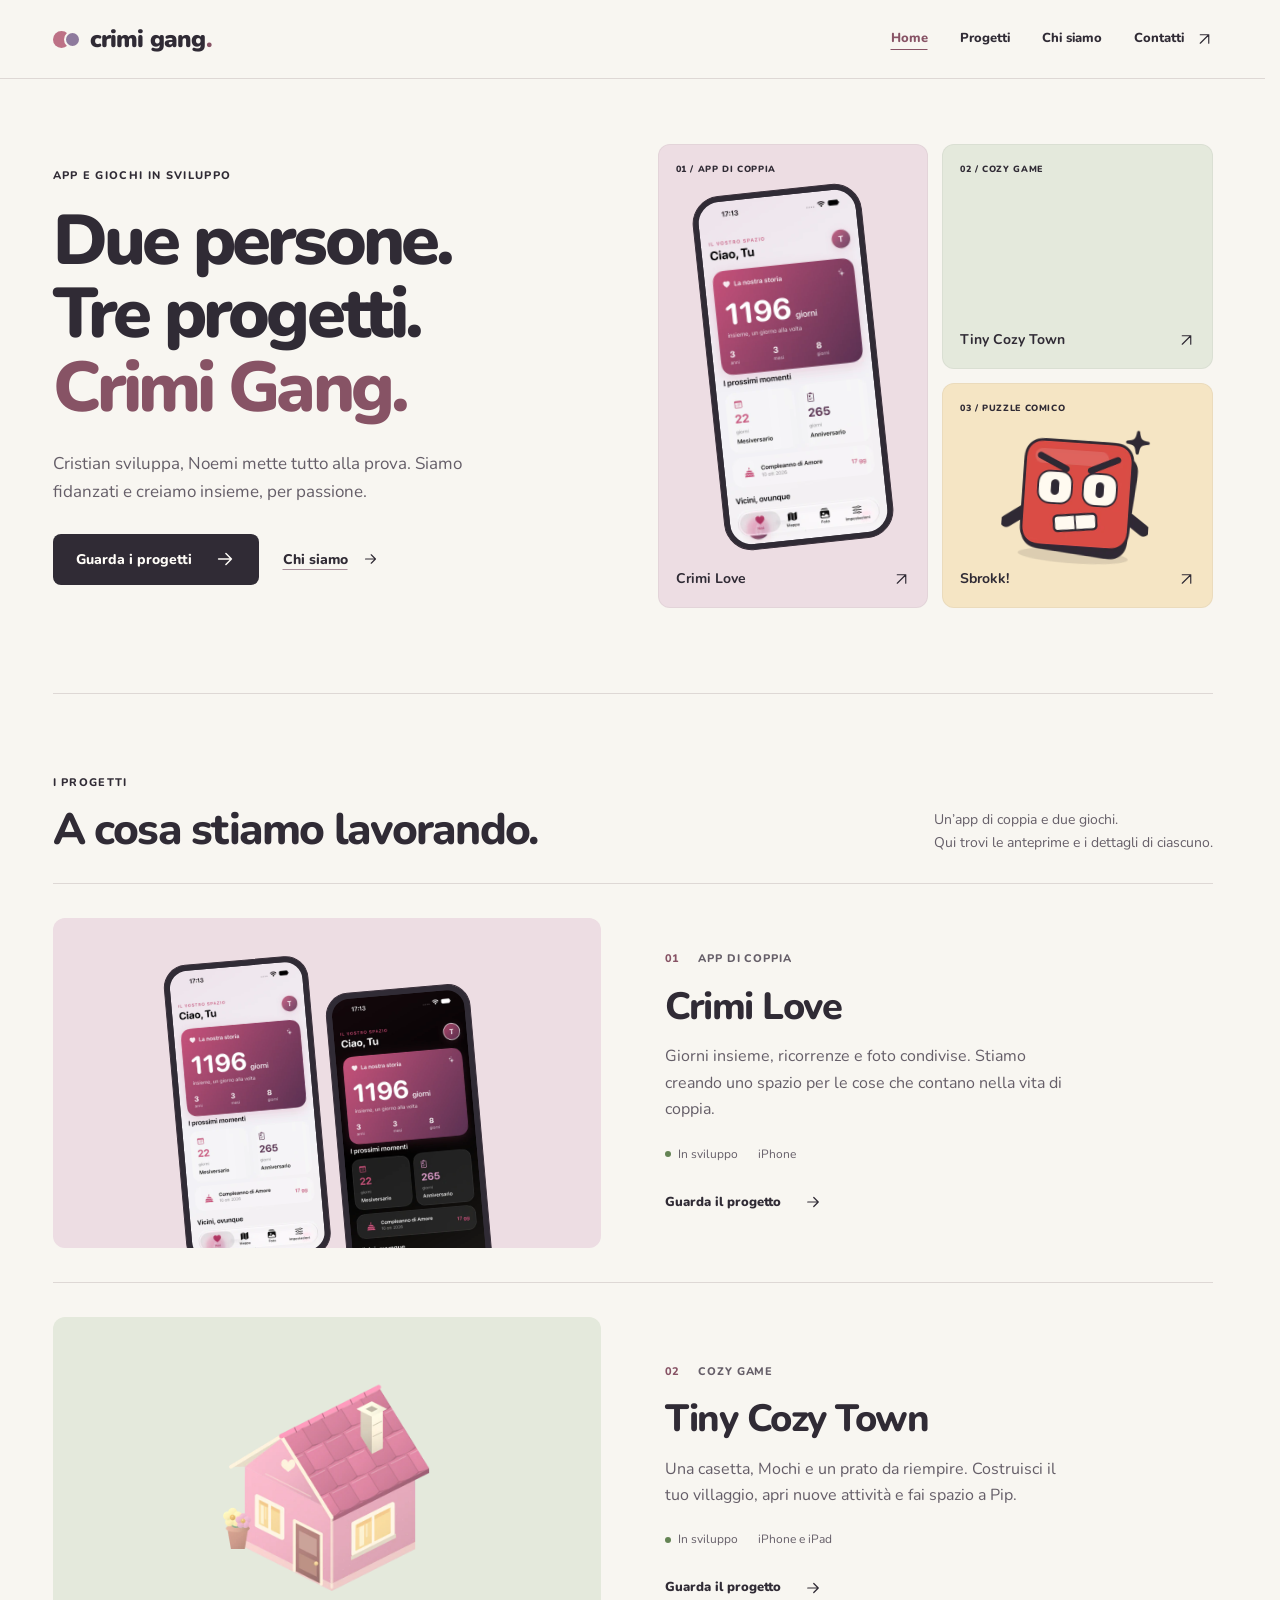
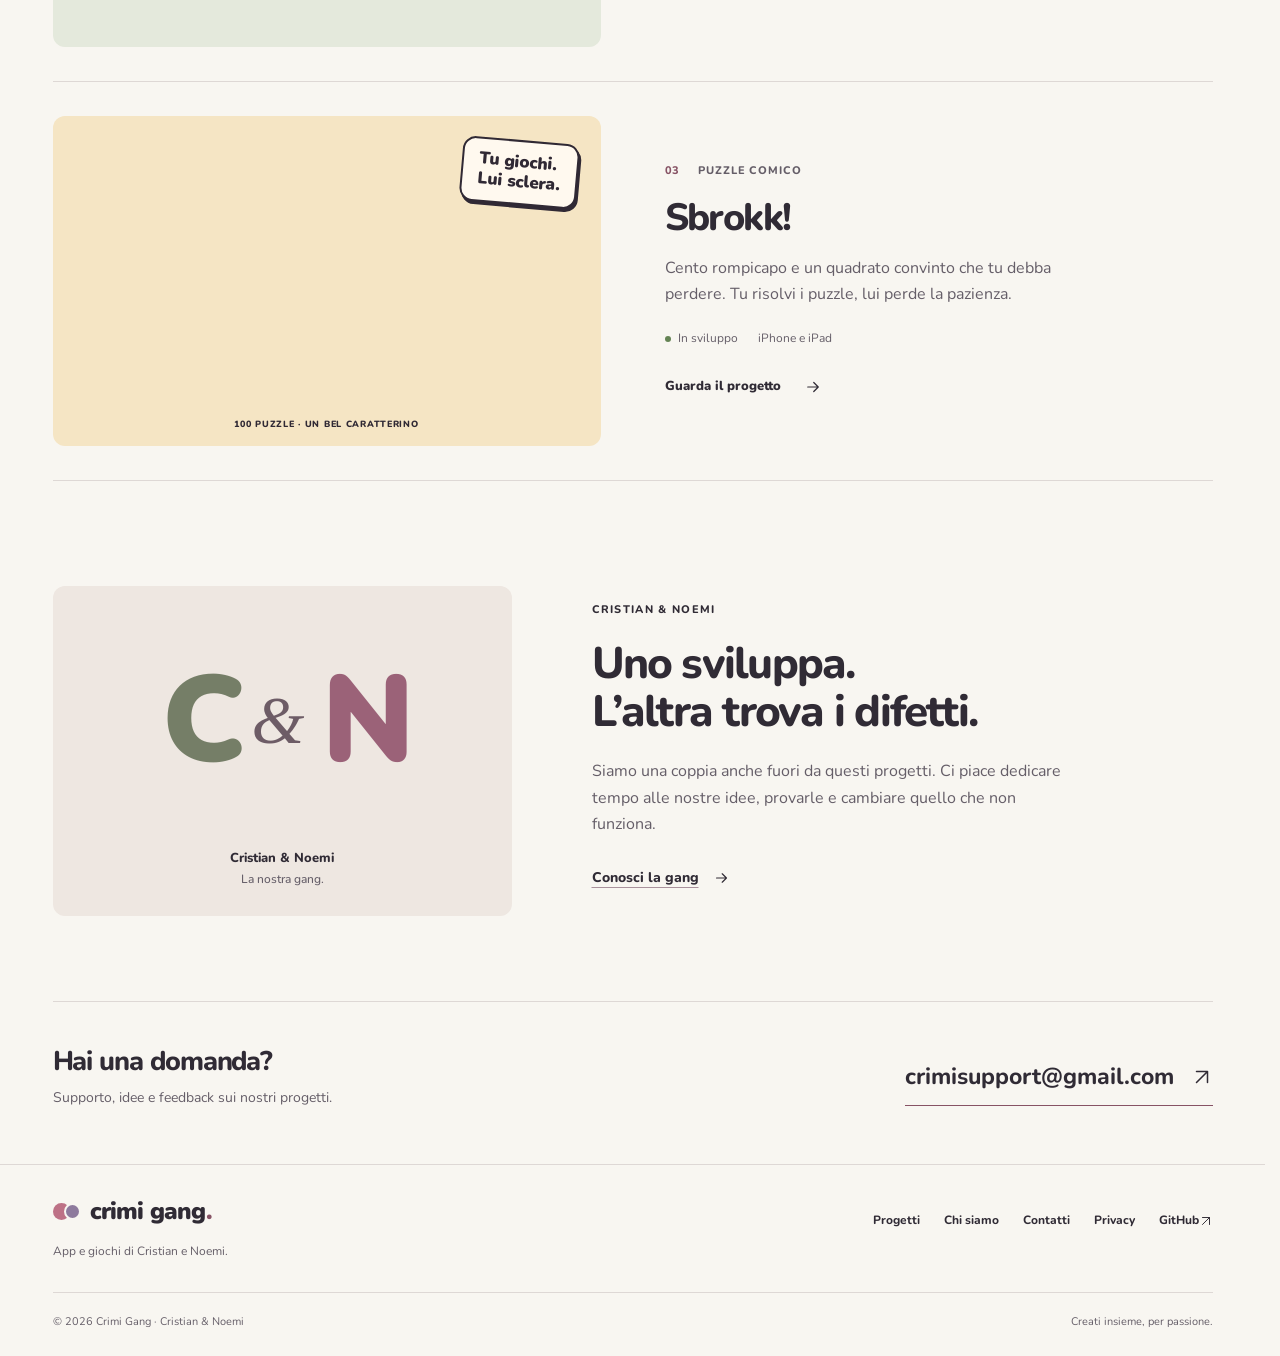
<file: index.html>
<!doctype html>
<html lang="it"><head><meta charset="utf-8"><meta name="viewport" content="width=device-width, initial-scale=1"><base href="./">
<title>Crimi Gang · App e giochi di Cristian e Noemi</title><meta name="description" content="Siamo Cristian e Noemi. Creiamo app, giochi e piccoli mondi per passione. Scopri Crimi Love, Tiny Cozy Town, Sbrokk! e la nostra storia."><meta name="theme-color" content="#f8f6f1"><meta name="color-scheme" content="light"><link rel="icon" type="image/svg+xml" href="favicon.svg"><link rel="canonical" href="https://crimi-gang.github.io/">
<meta property="og:type" content="website"><meta property="og:locale" content="it_IT"><meta property="og:site_name" content="Crimi Gang"><meta property="og:title" content="Crimi Gang · App e giochi di Cristian e Noemi"><meta property="og:description" content="Siamo Cristian e Noemi. Creiamo app, giochi e piccoli mondi per passione. Scopri Crimi Love, Tiny Cozy Town, Sbrokk! e la nostra storia."><meta property="og:url" content="https://crimi-gang.github.io/"><meta property="og:image" content="https://crimi-gang.github.io/town-cottage.png"><meta name="twitter:card" content="summary_large_image">
<link rel="preload" href="fonts-nunito-latin.woff2" as="font" type="font/woff2" crossorigin><script>document.documentElement.classList.add("js")</script><link rel="stylesheet" href="styles.css?v=52a7f4f98d"><script src="site.js?v=c9c8ce0846" defer></script><script type="application/ld+json">{"@context": "https://schema.org", "@type": "WebSite", "name": "Crimi Gang", "url": "https://crimi-gang.github.io", "inLanguage": "it", "description": "App, giochi e idee di Cristian e Noemi, creati insieme per passione."}</script></head>
<body class="page-home"><a class="skip-link" href="#main">Vai al contenuto</a><header class="site-header"><div class="header-inner wrap"><a class="brand" href="./" aria-label="Crimi Gang, home"><span class="brand-mark" aria-hidden="true"><i></i><i></i></span><span>crimi gang<span class="dot">.</span></span></a><button class="menu-toggle" aria-label="Apri menu" aria-controls="main-nav" aria-expanded="false"><svg class="" viewBox="0 0 24 24" fill="none" stroke="currentColor" stroke-width="1.65" stroke-linecap="round" stroke-linejoin="round" aria-hidden="true"><path d="M4 7h16M4 12h16M4 17h16"/></svg></button><nav class="nav" id="main-nav" aria-label="Navigazione principale"><a href="./" aria-current="page">Home</a><a href="progetti.html">Progetti</a><a href="chi-siamo.html">Chi siamo</a><a class="nav-contact" href="contatti.html" >Contatti<svg class="" viewBox="0 0 24 24" fill="none" stroke="currentColor" stroke-width="1.65" stroke-linecap="round" stroke-linejoin="round" aria-hidden="true"><path d="M6 18 18 6M6 6h12v12"/></svg></a></nav></div></header>
<main id="main">
<section class="home-hero wrap"><div class="hero-copy"><div class="eyebrow">App e giochi in sviluppo</div><h1>Due persone.<br>Tre progetti.<br><span>Crimi Gang.</span></h1><p>Cristian sviluppa, Noemi mette tutto alla prova. Siamo fidanzati e creiamo insieme, per passione.</p><div class="hero-actions"><a class="button primary" href="progetti.html">Guarda i progetti<svg class="" viewBox="0 0 24 24" fill="none" stroke="currentColor" stroke-width="1.65" stroke-linecap="round" stroke-linejoin="round" aria-hidden="true"><path d="M5 12h14m-6-6 6 6-6 6"/></svg></a><a class="text-link" href="chi-siamo.html">Chi siamo<svg class="" viewBox="0 0 24 24" fill="none" stroke="currentColor" stroke-width="1.65" stroke-linecap="round" stroke-linejoin="round" aria-hidden="true"><path d="M5 12h14m-6-6 6 6-6 6"/></svg></a></div></div>
<div class="hero-shelf"><a class="shelf-tile shelf-love" href="crimi-love.html" aria-label="Scopri Crimi Love"><span class="shelf-number">01 / App di coppia</span><div class="phone shelf-phone"><img src="love-home-light-471.webp?v=4794680148" srcset="love-home-light-320.webp?v=9a1593f96c 320w, love-home-light-471.webp?v=4794680148 471w" sizes="(max-width: 760px) 170px, 210px" data-full-src="love-home-light-471.webp?v=4794680148" alt="Crimi Love in tema chiaro" class="" loading="eager" fetchpriority="high" decoding="async" width="471" height="1024"></div><span class="shelf-caption"><strong>Crimi Love</strong><svg class="" viewBox="0 0 24 24" fill="none" stroke="currentColor" stroke-width="1.65" stroke-linecap="round" stroke-linejoin="round" aria-hidden="true"><path d="M6 18 18 6M6 6h12v12"/></svg></span></a><a class="shelf-tile shelf-town" href="tiny-cozy-town.html" aria-label="Scopri Tiny Cozy Town"><span class="shelf-number">02 / Cozy game</span><img src="town-cottage-568.webp?v=0d314a872c" srcset="town-cottage-320.webp?v=13a7674115 320w, town-cottage-568.webp?v=0d314a872c 568w" sizes="(max-width: 760px) 150px, 260px" data-full-src="town-cottage-568.webp?v=0d314a872c" alt="Casetta di Tiny Cozy Town" class="shelf-house" loading="eager" decoding="async" width="568" height="636"><span class="shelf-caption"><strong>Tiny Cozy Town</strong><svg class="" viewBox="0 0 24 24" fill="none" stroke="currentColor" stroke-width="1.65" stroke-linecap="round" stroke-linejoin="round" aria-hidden="true"><path d="M6 18 18 6M6 6h12v12"/></svg></span></a><a class="shelf-tile shelf-sbrokk" href="sbrokk.html" aria-label="Scopri Sbrokk!"><span class="shelf-number">03 / Puzzle comico</span><img src="sbrokk-furious-640.webp?v=011f6cd793" srcset="sbrokk-furious-320.webp?v=e224ec63d3 320w, sbrokk-furious-640.webp?v=011f6cd793 640w, sbrokk-furious-720.webp?v=a9e4d10e0a 720w" sizes="(max-width: 760px) 120px, 210px" data-full-src="sbrokk-furious-720.webp?v=a9e4d10e0a" alt="Il protagonista di Sbrokk!" class="shelf-character" loading="eager" decoding="async" width="720" height="720"><span class="shelf-caption"><strong>Sbrokk!</strong><svg class="" viewBox="0 0 24 24" fill="none" stroke="currentColor" stroke-width="1.65" stroke-linecap="round" stroke-linejoin="round" aria-hidden="true"><path d="M6 18 18 6M6 6h12v12"/></svg></span></a></div></section>
<section class="section wrap home-projects" aria-labelledby="projects-title"><div class="section-head"><div><div class="eyebrow">I progetti</div><h2 id="projects-title">A cosa stiamo lavorando.</h2></div><p>Un’app di coppia e due giochi.<br>Qui trovi le anteprime e i dettagli di ciascuno.</p></div><div class="project-grid"><a class="project-card" href="crimi-love.html" aria-label="Scopri Crimi Love"><div class="project-cover love"><div class="cover-phones"><div class="phone "><img src="love-home-light-471.webp?v=4794680148" srcset="love-home-light-320.webp?v=9a1593f96c 320w, love-home-light-471.webp?v=4794680148 471w" sizes="(max-width: 760px) 170px, 210px" data-full-src="love-home-light-471.webp?v=4794680148" alt="Crimi Love in tema chiaro" class="" loading="lazy" decoding="async" width="471" height="1024"></div><div class="phone "><img src="love-home-dark-471.webp?v=fa4e58ba8e" srcset="love-home-dark-320.webp?v=354321641e 320w, love-home-dark-471.webp?v=fa4e58ba8e 471w" sizes="(max-width: 760px) 170px, 210px" data-full-src="love-home-dark-471.webp?v=fa4e58ba8e" alt="Crimi Love in tema scuro" class="" loading="lazy" decoding="async" width="471" height="1024"></div></div></div><div class="project-caption"><div><div class="project-category"><span>01</span> App di coppia</div><h3>Crimi Love</h3><p>Giorni insieme, ricorrenze e foto condivise. Stiamo creando uno spazio per le cose che contano nella vita di coppia.</p><div class="project-meta"><span class="development-state">In sviluppo</span><span>iPhone</span></div><span class="project-open">Guarda il progetto <svg class="" viewBox="0 0 24 24" fill="none" stroke="currentColor" stroke-width="1.65" stroke-linecap="round" stroke-linejoin="round" aria-hidden="true"><path d="M5 12h14m-6-6 6 6-6 6"/></svg></span></div></div></a><a class="project-card" href="tiny-cozy-town.html" aria-label="Scopri Tiny Cozy Town"><div class="project-cover cozy"><img src="town-cottage-568.webp?v=0d314a872c" srcset="town-cottage-320.webp?v=13a7674115 320w, town-cottage-568.webp?v=0d314a872c 568w" sizes="(max-width: 760px) calc(100vw - 40px), 560px" data-full-src="town-cottage-568.webp?v=0d314a872c" alt="La casetta rosa di Tiny Cozy Town" class="cover-town" loading="lazy" decoding="async" width="568" height="636"></div><div class="project-caption"><div><div class="project-category"><span>02</span> Cozy game</div><h3>Tiny Cozy Town</h3><p>Una casetta, Mochi e un prato da riempire. Costruisci il tuo villaggio, apri nuove attività e fai spazio a Pip.</p><div class="project-meta"><span class="development-state">In sviluppo</span><span>iPhone e iPad</span></div><span class="project-open">Guarda il progetto <svg class="" viewBox="0 0 24 24" fill="none" stroke="currentColor" stroke-width="1.65" stroke-linecap="round" stroke-linejoin="round" aria-hidden="true"><path d="M5 12h14m-6-6 6 6-6 6"/></svg></span></div></div></a><a class="project-card" href="sbrokk.html" aria-label="Scopri Sbrokk!"><div class="project-cover sbrokk"><div class="sbrokk-art"><span class="sbrokk-bubble">Tu giochi.<br>Lui sclera.</span><img src="sbrokk-furious-640.webp?v=011f6cd793" srcset="sbrokk-furious-320.webp?v=e224ec63d3 320w, sbrokk-furious-640.webp?v=011f6cd793 640w, sbrokk-furious-720.webp?v=a9e4d10e0a 720w" sizes="(max-width: 760px) 270px, 350px" data-full-src="sbrokk-furious-720.webp?v=a9e4d10e0a" alt="Il protagonista di Sbrokk! con un’espressione furiosa" class="sbrokk-character" loading="lazy" decoding="async" width="720" height="720"><span class="sbrokk-stamp">100 PUZZLE · UN BEL CARATTERINO</span></div></div><div class="project-caption"><div><div class="project-category"><span>03</span> Puzzle comico</div><h3>Sbrokk!</h3><p>Cento rompicapo e un quadrato convinto che tu debba perdere. Tu risolvi i puzzle, lui perde la pazienza.</p><div class="project-meta"><span class="development-state">In sviluppo</span><span>iPhone e iPad</span></div><span class="project-open">Guarda il progetto <svg class="" viewBox="0 0 24 24" fill="none" stroke="currentColor" stroke-width="1.65" stroke-linecap="round" stroke-linejoin="round" aria-hidden="true"><path d="M5 12h14m-6-6 6 6-6 6"/></svg></span></div></div></a></div></section>
<section class="about-home wrap" aria-labelledby="about-title"><div class="about-art" role="img" aria-label="Cristian e Noemi"><span class="people-letter">C</span><span class="people-and">&amp;</span><span class="people-letter noemi">N</span><p>Cristian &amp; Noemi<br><small>La nostra gang.</small></p></div><div><div class="eyebrow">Cristian &amp; Noemi</div><h2 id="about-title">Uno sviluppa.<br>L’altra trova i difetti.</h2><p>Siamo una coppia anche fuori da questi progetti. Ci piace dedicare tempo alle nostre idee, provarle e cambiare quello che non funziona.</p><a class="text-link" href="chi-siamo.html">Conosci la gang<svg class="" viewBox="0 0 24 24" fill="none" stroke="currentColor" stroke-width="1.65" stroke-linecap="round" stroke-linejoin="round" aria-hidden="true"><path d="M5 12h14m-6-6 6 6-6 6"/></svg></a></div></section><aside class="contact-band wrap"><div><h2>Hai una domanda?</h2><p>Supporto, idee e feedback sui nostri progetti.</p></div><a class="contact-address" href="mailto:crimisupport@gmail.com">crimisupport@gmail.com <svg class="" viewBox="0 0 24 24" fill="none" stroke="currentColor" stroke-width="1.65" stroke-linecap="round" stroke-linejoin="round" aria-hidden="true"><path d="M6 18 18 6M6 6h12v12"/></svg></a></aside></main>
<footer class="site-footer"><div class="wrap"><div class="footer-top"><div><a class="brand" href="./"><span class="brand-mark" aria-hidden="true"><i></i><i></i></span><span>crimi gang<span class="dot">.</span></span></a><p>App e giochi di Cristian e Noemi.</p></div><nav class="footer-links" aria-label="Link nel footer"><a href="progetti.html">Progetti</a><a href="chi-siamo.html">Chi siamo</a><a href="contatti.html">Contatti</a><a href="privacy.html">Privacy</a><a href="https://github.com/crimi-gang" target="_blank" rel="noopener noreferrer">GitHub <svg class="" viewBox="0 0 24 24" fill="none" stroke="currentColor" stroke-width="1.65" stroke-linecap="round" stroke-linejoin="round" aria-hidden="true"><path d="M6 18 18 6M6 6h12v12"/></svg></a></nav></div><div class="footer-bottom"><span>© 2026 Crimi Gang · Cristian &amp; Noemi</span><span>Creati insieme, per passione.</span></div></div></footer></body></html>
</file>
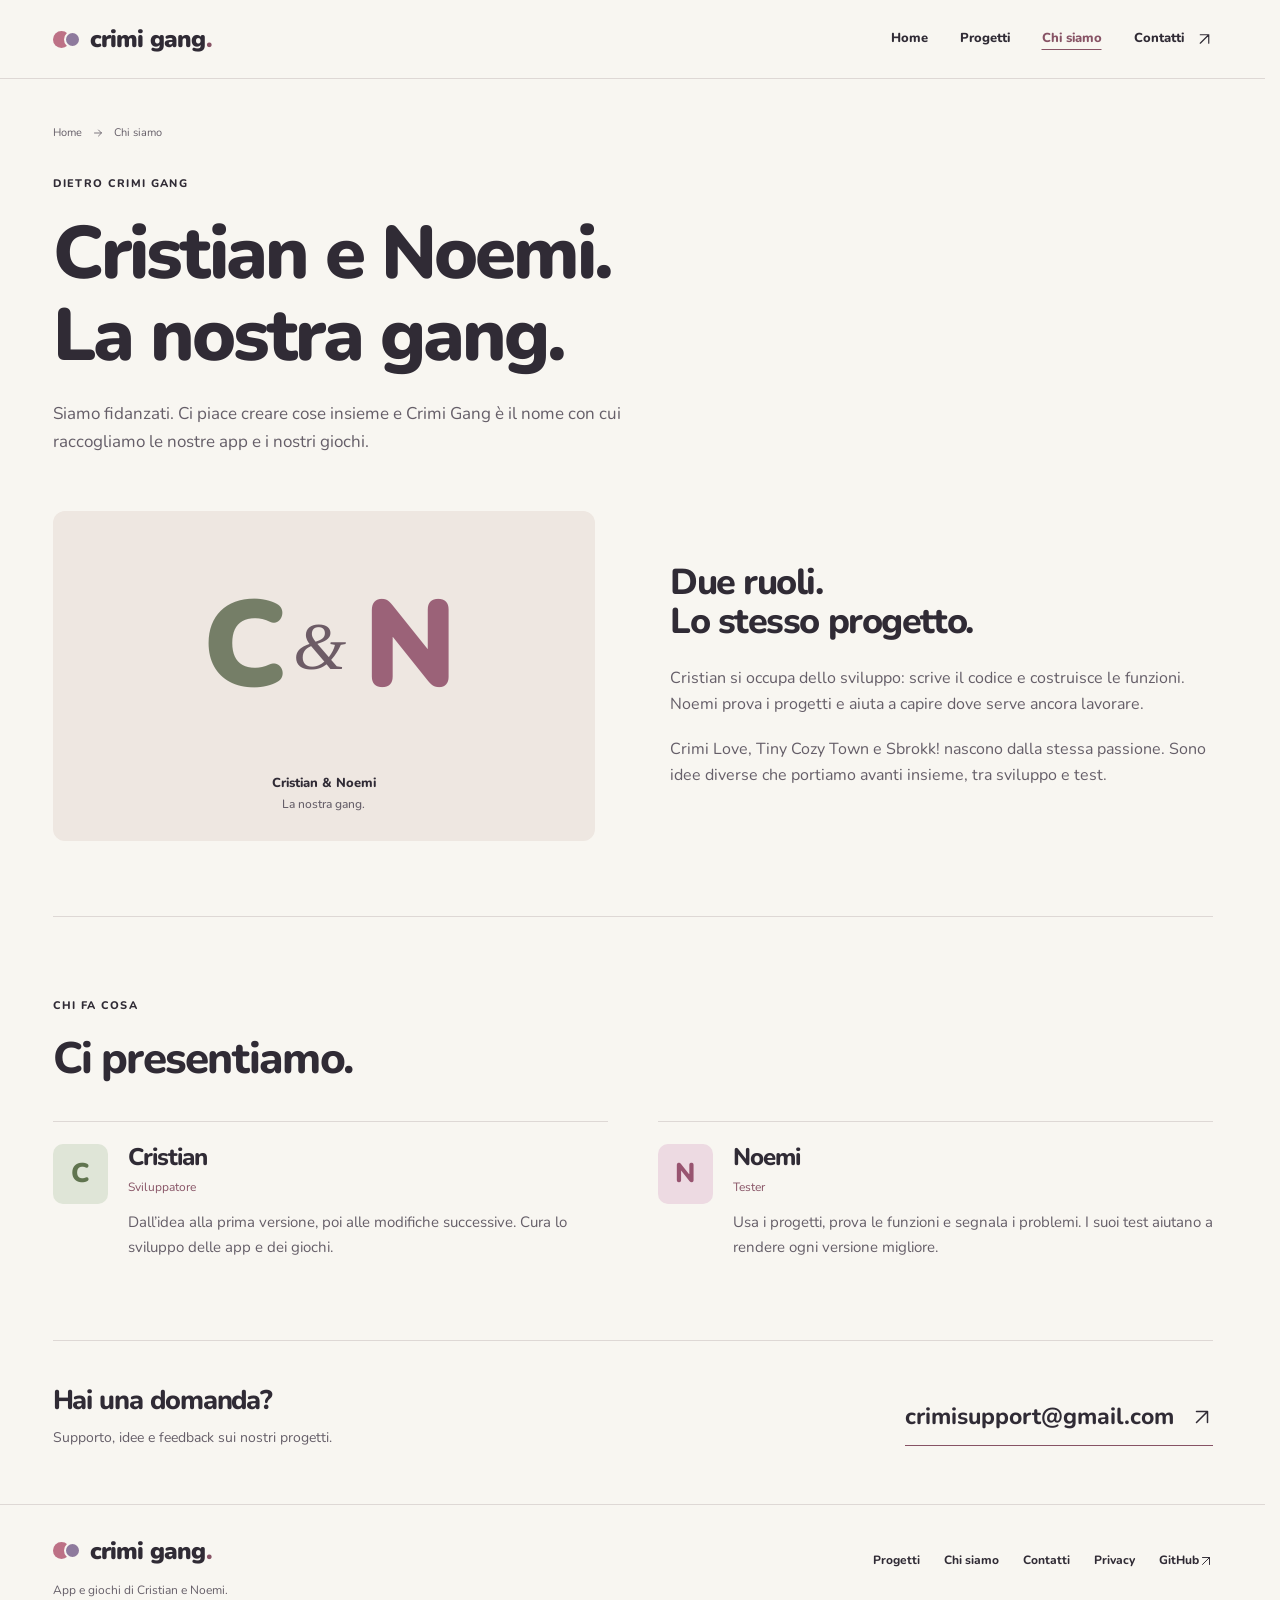
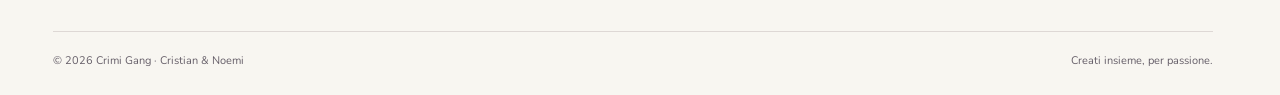
<file: chi-siamo.html>
<!doctype html>
<html lang="it"><head><meta charset="utf-8"><meta name="viewport" content="width=device-width, initial-scale=1"><base href="./">
<title>Cristian e Noemi · Chi siamo | Crimi Gang</title><meta name="description" content="Cristian sviluppa, Noemi testa. Siamo una coppia e creiamo app e giochi insieme per passione. Questa è Crimi Gang."><meta name="theme-color" content="#f8f6f1"><meta name="color-scheme" content="light"><link rel="icon" type="image/svg+xml" href="favicon.svg"><link rel="canonical" href="https://crimi-gang.github.io/chi-siamo.html">
<meta property="og:type" content="website"><meta property="og:locale" content="it_IT"><meta property="og:site_name" content="Crimi Gang"><meta property="og:title" content="Cristian e Noemi · Chi siamo | Crimi Gang"><meta property="og:description" content="Cristian sviluppa, Noemi testa. Siamo una coppia e creiamo app e giochi insieme per passione. Questa è Crimi Gang."><meta property="og:url" content="https://crimi-gang.github.io/chi-siamo.html"><meta property="og:image" content="https://crimi-gang.github.io/town-cottage.png"><meta name="twitter:card" content="summary_large_image">
<link rel="preload" href="fonts-nunito-latin.woff2" as="font" type="font/woff2" crossorigin><script>document.documentElement.classList.add("js")</script><link rel="stylesheet" href="styles.css?v=52a7f4f98d"><script src="site.js?v=c9c8ce0846" defer></script><script type="application/ld+json">{"@context": "https://schema.org", "@type": "WebSite", "name": "Crimi Gang", "url": "https://crimi-gang.github.io", "inLanguage": "it", "description": "App, giochi e idee di Cristian e Noemi, creati insieme per passione."}</script></head>
<body class="page-chi-siamo"><a class="skip-link" href="chi-siamo.html#main">Vai al contenuto</a><header class="site-header"><div class="header-inner wrap"><a class="brand" href="./" aria-label="Crimi Gang, home"><span class="brand-mark" aria-hidden="true"><i></i><i></i></span><span>crimi gang<span class="dot">.</span></span></a><button class="menu-toggle" aria-label="Apri menu" aria-controls="main-nav" aria-expanded="false"><svg class="" viewBox="0 0 24 24" fill="none" stroke="currentColor" stroke-width="1.65" stroke-linecap="round" stroke-linejoin="round" aria-hidden="true"><path d="M4 7h16M4 12h16M4 17h16"/></svg></button><nav class="nav" id="main-nav" aria-label="Navigazione principale"><a href="./">Home</a><a href="progetti.html">Progetti</a><a href="chi-siamo.html" aria-current="page">Chi siamo</a><a class="nav-contact" href="contatti.html" >Contatti<svg class="" viewBox="0 0 24 24" fill="none" stroke="currentColor" stroke-width="1.65" stroke-linecap="round" stroke-linejoin="round" aria-hidden="true"><path d="M6 18 18 6M6 6h12v12"/></svg></a></nav></div></header>
<main id="main"><section class="page-intro wrap"><nav class="breadcrumb" aria-label="Percorso"><a href="./">Home</a><svg class="" viewBox="0 0 24 24" fill="none" stroke="currentColor" stroke-width="1.65" stroke-linecap="round" stroke-linejoin="round" aria-hidden="true"><path d="M5 12h14m-6-6 6 6-6 6"/></svg><span aria-current="page">Chi siamo</span></nav><div class="eyebrow">Dietro Crimi Gang</div><h1>Cristian e Noemi.<br>La nostra gang.</h1><p>Siamo fidanzati. Ci piace creare cose insieme e Crimi Gang è il nome con cui raccogliamo le nostre app e i nostri giochi.</p></section><section class="about-story wrap"><div class="about-art" role="img" aria-label="Cristian e Noemi"><span class="people-letter">C</span><span class="people-and">&amp;</span><span class="people-letter noemi">N</span><p>Cristian &amp; Noemi<br><small>La nostra gang.</small></p></div><div class="story-copy"><h2>Due ruoli.<br>Lo stesso progetto.</h2><p>Cristian si occupa dello sviluppo: scrive il codice e costruisce le funzioni. Noemi prova i progetti e aiuta a capire dove serve ancora lavorare.</p><p>Crimi Love, Tiny Cozy Town e Sbrokk! nascono dalla stessa passione. Sono idee diverse che portiamo avanti insieme, tra sviluppo e test.</p></div></section><section class="section wrap team-section" aria-labelledby="team-title"><div class="eyebrow">Chi fa cosa</div><h2 id="team-title">Ci presentiamo.</h2><div class="team-grid"><article class="team-person"><div class="person-initial" aria-hidden="true">C</div><div><h3>Cristian</h3><div class="role">Sviluppatore</div><p>Dall’idea alla prima versione, poi alle modifiche successive. Cura lo sviluppo delle app e dei giochi.</p></div></article><article class="team-person"><div class="person-initial pink" aria-hidden="true">N</div><div><h3>Noemi</h3><div class="role">Tester</div><p>Usa i progetti, prova le funzioni e segnala i problemi. I suoi test aiutano a rendere ogni versione migliore.</p></div></article></div></section><aside class="contact-band wrap"><div><h2>Hai una domanda?</h2><p>Supporto, idee e feedback sui nostri progetti.</p></div><a class="contact-address" href="mailto:crimisupport@gmail.com">crimisupport@gmail.com <svg class="" viewBox="0 0 24 24" fill="none" stroke="currentColor" stroke-width="1.65" stroke-linecap="round" stroke-linejoin="round" aria-hidden="true"><path d="M6 18 18 6M6 6h12v12"/></svg></a></aside></main>
<footer class="site-footer"><div class="wrap"><div class="footer-top"><div><a class="brand" href="./"><span class="brand-mark" aria-hidden="true"><i></i><i></i></span><span>crimi gang<span class="dot">.</span></span></a><p>App e giochi di Cristian e Noemi.</p></div><nav class="footer-links" aria-label="Link nel footer"><a href="progetti.html">Progetti</a><a href="chi-siamo.html">Chi siamo</a><a href="contatti.html">Contatti</a><a href="privacy.html">Privacy</a><a href="https://github.com/crimi-gang" target="_blank" rel="noopener noreferrer">GitHub <svg class="" viewBox="0 0 24 24" fill="none" stroke="currentColor" stroke-width="1.65" stroke-linecap="round" stroke-linejoin="round" aria-hidden="true"><path d="M6 18 18 6M6 6h12v12"/></svg></a></nav></div><div class="footer-bottom"><span>© 2026 Crimi Gang · Cristian &amp; Noemi</span><span>Creati insieme, per passione.</span></div></div></footer></body></html>
</file>
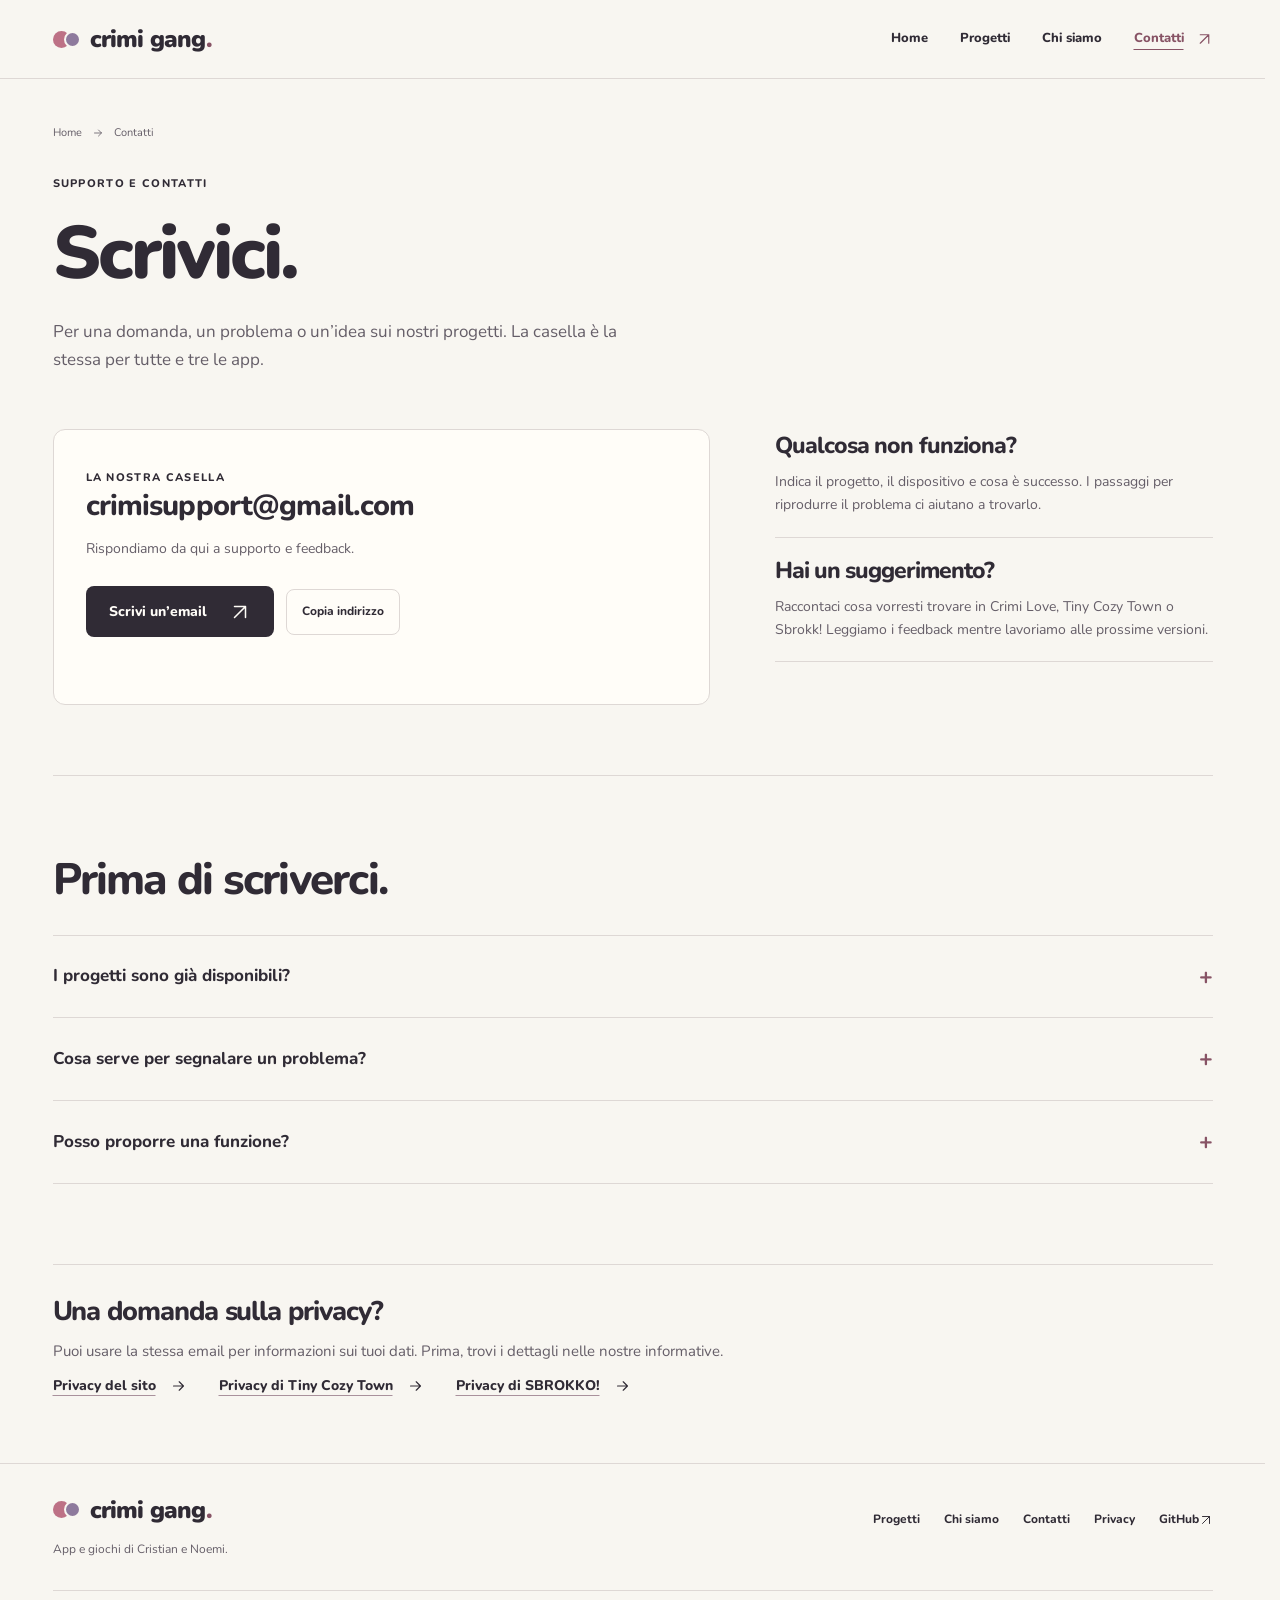
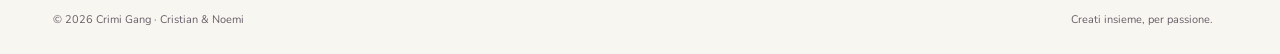
<file: contatti.html>
<!doctype html>
<html lang="it"><head><meta charset="utf-8"><meta name="viewport" content="width=device-width, initial-scale=1"><base href="./">
<title>Contatti e supporto · Crimi Gang</title><meta name="description" content="Contatta Cristian e Noemi per supporto, idee e feedback su Crimi Love, Tiny Cozy Town e Sbrokk! Scrivi a crimisupport@gmail.com."><meta name="theme-color" content="#f8f6f1"><meta name="color-scheme" content="light"><link rel="icon" type="image/svg+xml" href="favicon.svg"><link rel="canonical" href="https://crimi-gang.github.io/contatti.html">
<meta property="og:type" content="website"><meta property="og:locale" content="it_IT"><meta property="og:site_name" content="Crimi Gang"><meta property="og:title" content="Contatti e supporto · Crimi Gang"><meta property="og:description" content="Contatta Cristian e Noemi per supporto, idee e feedback su Crimi Love, Tiny Cozy Town e Sbrokk! Scrivi a crimisupport@gmail.com."><meta property="og:url" content="https://crimi-gang.github.io/contatti.html"><meta property="og:image" content="https://crimi-gang.github.io/town-cottage.png"><meta name="twitter:card" content="summary_large_image">
<link rel="preload" href="fonts-nunito-latin.woff2" as="font" type="font/woff2" crossorigin><script>document.documentElement.classList.add("js")</script><link rel="stylesheet" href="styles.css?v=52a7f4f98d"><script src="site.js?v=c9c8ce0846" defer></script><script type="application/ld+json">{"@context": "https://schema.org", "@type": "WebSite", "name": "Crimi Gang", "url": "https://crimi-gang.github.io", "inLanguage": "it", "description": "App, giochi e idee di Cristian e Noemi, creati insieme per passione."}</script></head>
<body class="page-contatti"><a class="skip-link" href="contatti.html#main">Vai al contenuto</a><header class="site-header"><div class="header-inner wrap"><a class="brand" href="./" aria-label="Crimi Gang, home"><span class="brand-mark" aria-hidden="true"><i></i><i></i></span><span>crimi gang<span class="dot">.</span></span></a><button class="menu-toggle" aria-label="Apri menu" aria-controls="main-nav" aria-expanded="false"><svg class="" viewBox="0 0 24 24" fill="none" stroke="currentColor" stroke-width="1.65" stroke-linecap="round" stroke-linejoin="round" aria-hidden="true"><path d="M4 7h16M4 12h16M4 17h16"/></svg></button><nav class="nav" id="main-nav" aria-label="Navigazione principale"><a href="./">Home</a><a href="progetti.html">Progetti</a><a href="chi-siamo.html">Chi siamo</a><a class="nav-contact" href="contatti.html" aria-current="page">Contatti<svg class="" viewBox="0 0 24 24" fill="none" stroke="currentColor" stroke-width="1.65" stroke-linecap="round" stroke-linejoin="round" aria-hidden="true"><path d="M6 18 18 6M6 6h12v12"/></svg></a></nav></div></header>
<main id="main"><section class="page-intro wrap"><nav class="breadcrumb" aria-label="Percorso"><a href="./">Home</a><svg class="" viewBox="0 0 24 24" fill="none" stroke="currentColor" stroke-width="1.65" stroke-linecap="round" stroke-linejoin="round" aria-hidden="true"><path d="M5 12h14m-6-6 6 6-6 6"/></svg><span aria-current="page">Contatti</span></nav><div class="eyebrow">Supporto e contatti</div><h1>Scrivici.</h1><p>Per una domanda, un problema o un’idea sui nostri progetti. La casella è la stessa per tutte e tre le app.</p></section><div class="contact-layout wrap"><section class="contact-card" aria-labelledby="email-title"><span class="eyebrow">La nostra casella</span><h2 id="email-title">crimisupport@gmail.com</h2><p>Rispondiamo da qui a supporto e feedback.</p><div class="contact-actions"><a class="button primary" href="mailto:crimisupport@gmail.com">Scrivi un’email<svg class="" viewBox="0 0 24 24" fill="none" stroke="currentColor" stroke-width="1.65" stroke-linecap="round" stroke-linejoin="round" aria-hidden="true"><path d="M6 18 18 6M6 6h12v12"/></svg></a><button class="copy-button" data-copy-email>Copia indirizzo</button></div><div class="copy-status" role="status" aria-live="polite"></div></section><div class="contact-options"><section class="contact-option"><h3>Qualcosa non funziona?</h3><p>Indica il progetto, il dispositivo e cosa è successo. I passaggi per riprodurre il problema ci aiutano a trovarlo.</p></section><section class="contact-option"><h3>Hai un suggerimento?</h3><p>Raccontaci cosa vorresti trovare in Crimi Love, Tiny Cozy Town o Sbrokk! Leggiamo i feedback mentre lavoriamo alle prossime versioni.</p></section></div></div><section class="section wrap faq-section" aria-labelledby="faq-title"><h2 id="faq-title">Prima di scriverci.</h2><div class="faq-list"><details><summary>I progetti sono già disponibili?</summary><p>Sono ancora in sviluppo e non sono disponibili per il download pubblico. Trovi immagini e informazioni nelle <a href="progetti.html">pagine dei progetti</a>.</p></details><details><summary>Cosa serve per segnalare un problema?</summary><p>Nome del progetto, versione, dispositivo e passaggi che portano al problema. Non inviare password o codici di accesso.</p></details><details><summary>Posso proporre una funzione?</summary><p>Certo. Scrivi a <a href="mailto:crimisupport@gmail.com">crimisupport@gmail.com</a> e descrivi cosa ti piacerebbe fare e perché ti sarebbe utile.</p></details></div></section><section class="privacy-links wrap"><h2>Una domanda sulla privacy?</h2><p>Puoi usare la stessa email per informazioni sui tuoi dati. Prima, trovi i dettagli nelle nostre informative.</p><div><a class="text-link" href="privacy.html">Privacy del sito<svg class="" viewBox="0 0 24 24" fill="none" stroke="currentColor" stroke-width="1.65" stroke-linecap="round" stroke-linejoin="round" aria-hidden="true"><path d="M5 12h14m-6-6 6 6-6 6"/></svg></a><a class="text-link" href="privacy-tiny-cozy-town.html">Privacy di Tiny Cozy Town<svg class="" viewBox="0 0 24 24" fill="none" stroke="currentColor" stroke-width="1.65" stroke-linecap="round" stroke-linejoin="round" aria-hidden="true"><path d="M5 12h14m-6-6 6 6-6 6"/></svg></a><a class="text-link" href="privacy-sbrokko.html">Privacy di SBROKKO!<svg class="" viewBox="0 0 24 24" fill="none" stroke="currentColor" stroke-width="1.65" stroke-linecap="round" stroke-linejoin="round" aria-hidden="true"><path d="M5 12h14m-6-6 6 6-6 6"/></svg></a></div></section></main>
<footer class="site-footer"><div class="wrap"><div class="footer-top"><div><a class="brand" href="./"><span class="brand-mark" aria-hidden="true"><i></i><i></i></span><span>crimi gang<span class="dot">.</span></span></a><p>App e giochi di Cristian e Noemi.</p></div><nav class="footer-links" aria-label="Link nel footer"><a href="progetti.html">Progetti</a><a href="chi-siamo.html">Chi siamo</a><a href="contatti.html">Contatti</a><a href="privacy.html">Privacy</a><a href="https://github.com/crimi-gang" target="_blank" rel="noopener noreferrer">GitHub <svg class="" viewBox="0 0 24 24" fill="none" stroke="currentColor" stroke-width="1.65" stroke-linecap="round" stroke-linejoin="round" aria-hidden="true"><path d="M6 18 18 6M6 6h12v12"/></svg></a></nav></div><div class="footer-bottom"><span>© 2026 Crimi Gang · Cristian &amp; Noemi</span><span>Creati insieme, per passione.</span></div></div></footer></body></html>
</file>
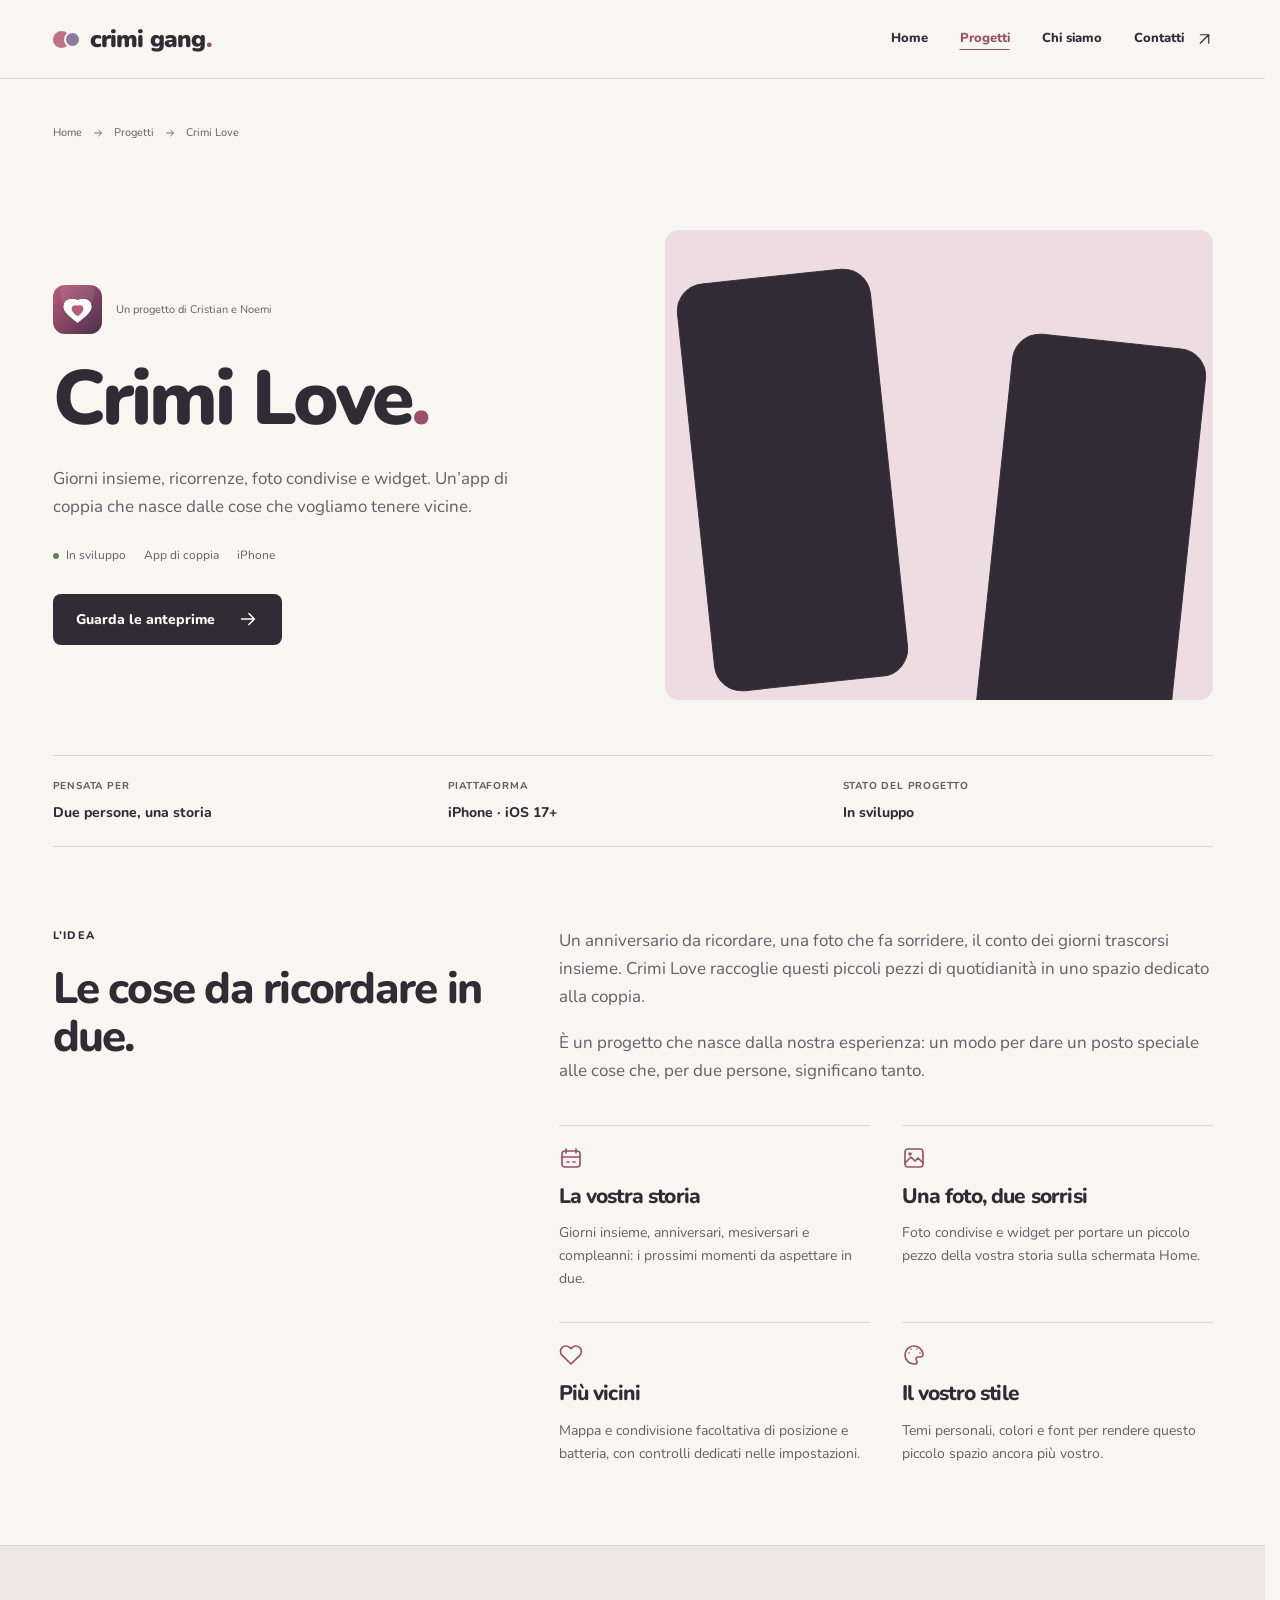
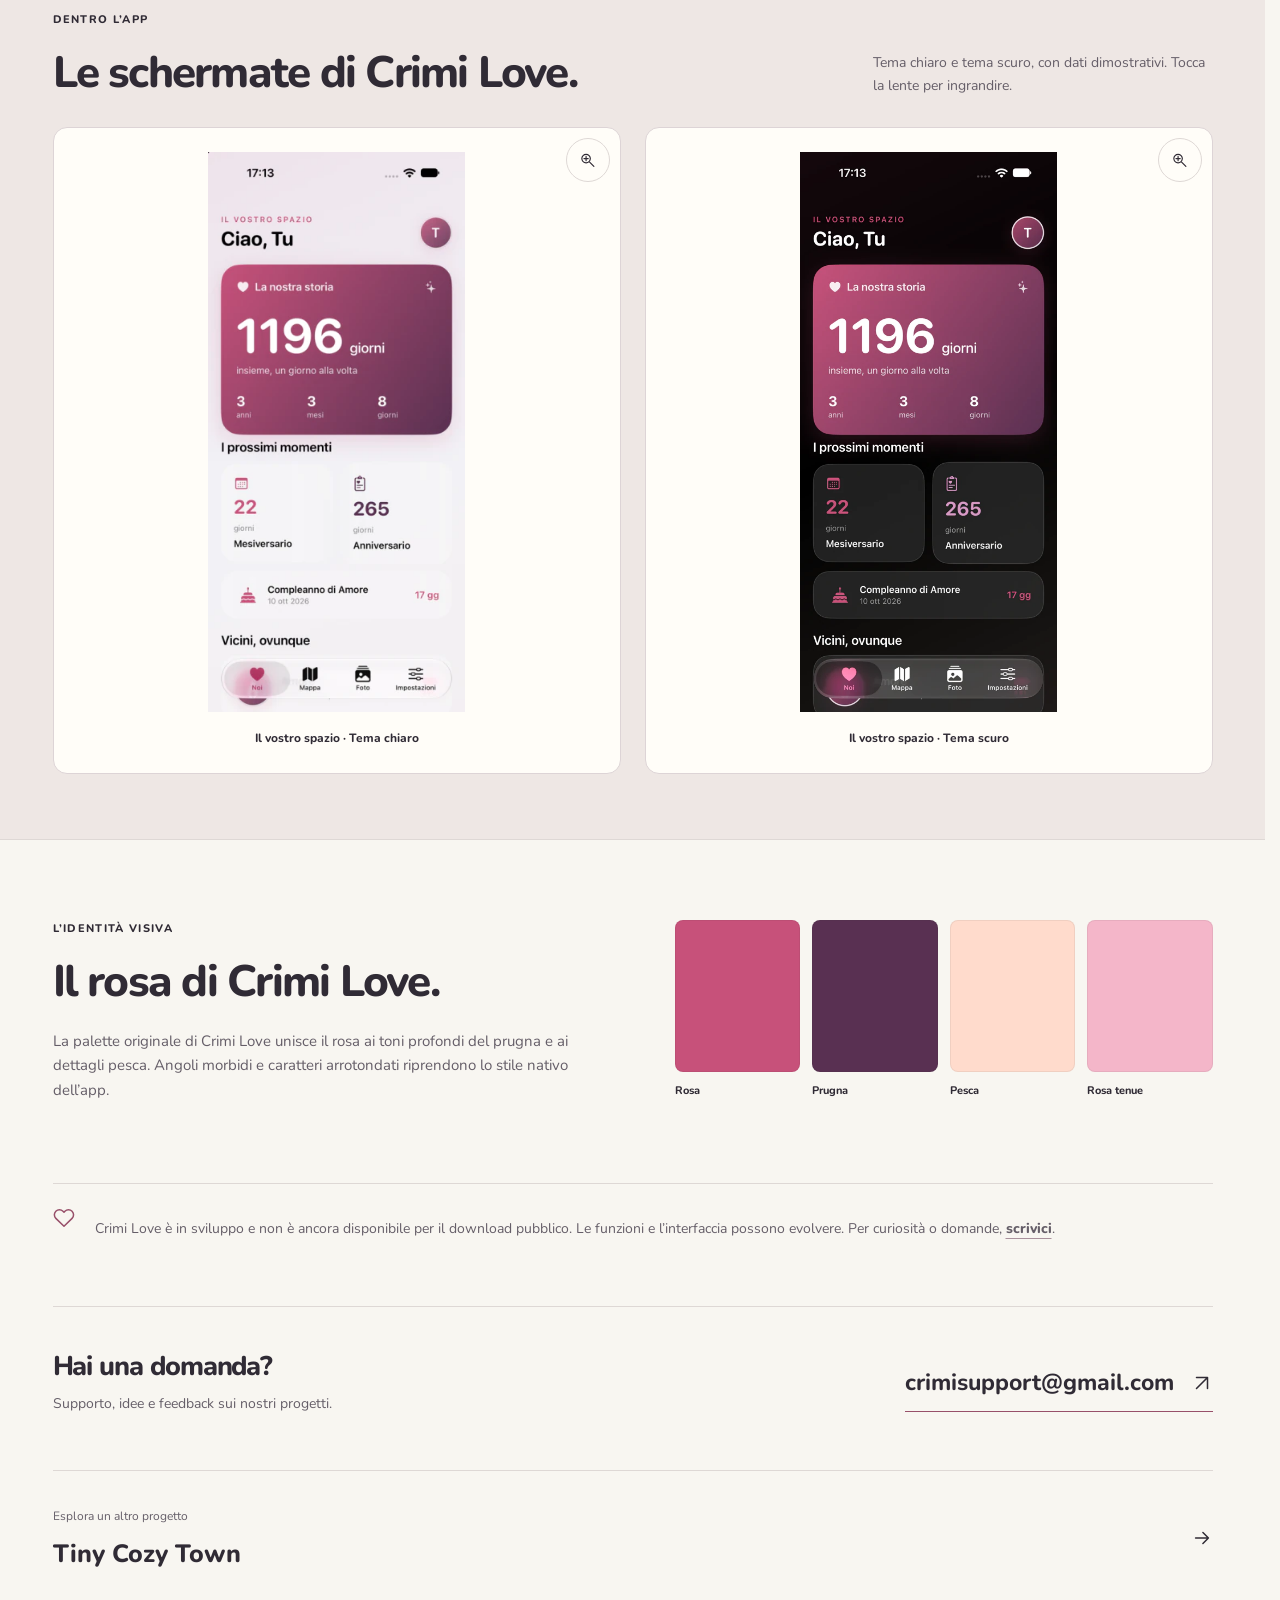
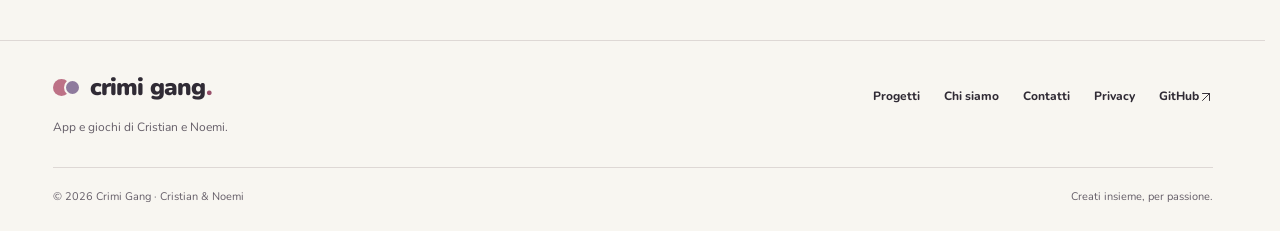
<file: crimi-love.html>
<!doctype html>
<html lang="it"><head><meta charset="utf-8"><meta name="viewport" content="width=device-width, initial-scale=1"><base href="./">
<title>Crimi Love · Il vostro piccolo mondo | Crimi Gang</title><meta name="description" content="Crimi Love: un’app di coppia per giorni insieme, ricorrenze, foto e widget. Esplora le anteprime, i colori e l’idea del progetto."><meta name="theme-color" content="#f8f6f1"><meta name="color-scheme" content="light"><link rel="icon" type="image/svg+xml" href="favicon.svg"><link rel="canonical" href="https://crimi-gang.github.io/crimi-love.html">
<meta property="og:type" content="website"><meta property="og:locale" content="it_IT"><meta property="og:site_name" content="Crimi Gang"><meta property="og:title" content="Crimi Love · Il vostro piccolo mondo | Crimi Gang"><meta property="og:description" content="Crimi Love: un’app di coppia per giorni insieme, ricorrenze, foto e widget. Esplora le anteprime, i colori e l’idea del progetto."><meta property="og:url" content="https://crimi-gang.github.io/crimi-love.html"><meta property="og:image" content="https://crimi-gang.github.io/love-icon.png"><meta name="twitter:card" content="summary_large_image">
<link rel="preload" href="fonts-nunito-latin.woff2" as="font" type="font/woff2" crossorigin><script>document.documentElement.classList.add("js")</script><link rel="stylesheet" href="styles.css?v=52a7f4f98d"><script src="site.js?v=c9c8ce0846" defer></script><script type="application/ld+json">{"@context": "https://schema.org", "@type": "WebSite", "name": "Crimi Gang", "url": "https://crimi-gang.github.io", "inLanguage": "it", "description": "App, giochi e idee di Cristian e Noemi, creati insieme per passione."}</script></head>
<body class="detail-love"><a class="skip-link" href="crimi-love.html#main">Vai al contenuto</a><header class="site-header"><div class="header-inner wrap"><a class="brand" href="./" aria-label="Crimi Gang, home"><span class="brand-mark" aria-hidden="true"><i></i><i></i></span><span>crimi gang<span class="dot">.</span></span></a><button class="menu-toggle" aria-label="Apri menu" aria-controls="main-nav" aria-expanded="false"><svg class="" viewBox="0 0 24 24" fill="none" stroke="currentColor" stroke-width="1.65" stroke-linecap="round" stroke-linejoin="round" aria-hidden="true"><path d="M4 7h16M4 12h16M4 17h16"/></svg></button><nav class="nav" id="main-nav" aria-label="Navigazione principale"><a href="./">Home</a><a href="progetti.html" aria-current="page">Progetti</a><a href="chi-siamo.html">Chi siamo</a><a class="nav-contact" href="contatti.html" >Contatti<svg class="" viewBox="0 0 24 24" fill="none" stroke="currentColor" stroke-width="1.65" stroke-linecap="round" stroke-linejoin="round" aria-hidden="true"><path d="M6 18 18 6M6 6h12v12"/></svg></a></nav></div></header>
<main id="main"><div class="page-intro wrap"><nav class="breadcrumb" aria-label="Percorso"><a href="./">Home</a><svg class="" viewBox="0 0 24 24" fill="none" stroke="currentColor" stroke-width="1.65" stroke-linecap="round" stroke-linejoin="round" aria-hidden="true"><path d="M5 12h14m-6-6 6 6-6 6"/></svg><a href="progetti.html">Progetti</a><svg class="" viewBox="0 0 24 24" fill="none" stroke="currentColor" stroke-width="1.65" stroke-linecap="round" stroke-linejoin="round" aria-hidden="true"><path d="M5 12h14m-6-6 6 6-6 6"/></svg><span aria-current="page">Crimi Love</span></nav></div><section class="detail-hero wrap"><div><div class="app-identity"><img src="love-icon-192.webp?v=7647c2a1e5" srcset="love-icon-192.webp?v=7647c2a1e5 192w" sizes="55px" data-full-src="love-icon-192.webp?v=7647c2a1e5" alt="Icona di Crimi Love" class="" loading="lazy" decoding="async" width="192" height="192"><span>Un progetto di Cristian e Noemi</span></div><h1>Crimi Love<span class="accent">.</span></h1><p class="lead">Giorni insieme, ricorrenze, foto condivise e widget. Un’app di coppia che nasce dalle cose che vogliamo tenere vicine.</p><div class="tags"><span class="tag"><span class="status-dot"></span>In sviluppo</span><span class="tag">App di coppia</span><span class="tag">iPhone</span></div><div class="hero-actions"><a class="button primary" href="crimi-love.html#galleria">Guarda le anteprime<svg class="" viewBox="0 0 24 24" fill="none" stroke="currentColor" stroke-width="1.65" stroke-linecap="round" stroke-linejoin="round" aria-hidden="true"><path d="M5 12h14m-6-6 6 6-6 6"/></svg></a></div></div><div class="detail-visual"><div class="phone "><img src="love-home-light-471.webp?v=4794680148" srcset="love-home-light-320.webp?v=9a1593f96c 320w, love-home-light-471.webp?v=4794680148 471w" sizes="(max-width: 760px) 170px, 210px" data-full-src="love-home-light-471.webp?v=4794680148" alt="Crimi Love in tema chiaro" class="" loading="eager" fetchpriority="high" decoding="async" width="471" height="1024"></div><div class="phone "><img src="love-home-dark-471.webp?v=fa4e58ba8e" srcset="love-home-dark-320.webp?v=354321641e 320w, love-home-dark-471.webp?v=fa4e58ba8e 471w" sizes="(max-width: 760px) 170px, 210px" data-full-src="love-home-dark-471.webp?v=fa4e58ba8e" alt="Crimi Love in tema scuro" class="" loading="eager" decoding="async" width="471" height="1024"></div></div></section>
<dl class="detail-facts wrap"><div><dt>Pensata per</dt><dd>Due persone, una storia</dd></div><div><dt>Piattaforma</dt><dd>iPhone · iOS 17+</dd></div><div><dt>Stato del progetto</dt><dd>In sviluppo</dd></div></dl>
<section class="section editorial-grid wrap"><div><div class="eyebrow">L’idea</div><h2>Le cose da ricordare in due.</h2></div><div><p>Un anniversario da ricordare, una foto che fa sorridere, il conto dei giorni trascorsi insieme. Crimi Love raccoglie questi piccoli pezzi di quotidianità in uno spazio dedicato alla coppia.</p><p>È un progetto che nasce dalla nostra esperienza: un modo per dare un posto speciale alle cose che, per due persone, significano tanto.</p><div class="feature-list"><article class="feature-item"><svg class="" viewBox="0 0 24 24" fill="none" stroke="currentColor" stroke-width="1.65" stroke-linecap="round" stroke-linejoin="round" aria-hidden="true"><rect x="3" y="5" width="18" height="16" rx="3"/><path d="M7 3v4m10-4v4M3 11h18m-13 5h2m4 0h2"/></svg><h3>La vostra storia</h3><p>Giorni insieme, anniversari, mesiversari e compleanni: i prossimi momenti da aspettare in due.</p></article><article class="feature-item"><svg class="" viewBox="0 0 24 24" fill="none" stroke="currentColor" stroke-width="1.65" stroke-linecap="round" stroke-linejoin="round" aria-hidden="true"><rect x="3" y="3" width="18" height="18" rx="3"/><circle cx="8" cy="8" r="1"/><path d="m3 17 6-6 4 4 3-3 5 5"/></svg><h3>Una foto, due sorrisi</h3><p>Foto condivise e widget per portare un piccolo pezzo della vostra storia sulla schermata Home.</p></article><article class="feature-item"><svg class="" viewBox="0 0 24 24" fill="none" stroke="currentColor" stroke-width="1.65" stroke-linecap="round" stroke-linejoin="round" aria-hidden="true"><path d="M20.8 4.6a5.5 5.5 0 0 0-7.8 0L12 5.7l-1.1-1.1a5.5 5.5 0 0 0-7.8 7.8L12 21l8.8-8.6a5.5 5.5 0 0 0 0-7.8Z"/></svg><h3>Più vicini</h3><p>Mappa e condivisione facoltativa di posizione e batteria, con controlli dedicati nelle impostazioni.</p></article><article class="feature-item"><svg class="" viewBox="0 0 24 24" fill="none" stroke="currentColor" stroke-width="1.65" stroke-linecap="round" stroke-linejoin="round" aria-hidden="true"><path d="M12 3a9 9 0 1 0 0 18h1a2 2 0 0 0 2-2c0-1-1-2-1-3s1-2 2-2h2a3 3 0 0 0 3-3 9 9 0 0 0-9-8Z"/><path d="M7 10h.01M9 6h.01M15 6h.01M18 10h.01"/></svg><h3>Il vostro stile</h3><p>Temi personali, colori e font per rendere questo piccolo spazio ancora più vostro.</p></article></div></div></section>
<section class="gallery-section" id="galleria" aria-labelledby="love-gallery"><div class="wrap"><div class="gallery-header"><div><div class="eyebrow">Dentro l’app</div><h2 id="love-gallery">Le schermate di Crimi Love.</h2></div><p>Tema chiaro e tema scuro, con dati dimostrativi. Tocca la lente per ingrandire.</p></div><div class="gallery-grid"><figure class="gallery-item "><button class="zoom-button" data-zoom hidden aria-label="Ingrandisci: Il vostro spazio · Tema chiaro"><svg class="" viewBox="0 0 24 24" fill="none" stroke="currentColor" stroke-width="1.65" stroke-linecap="round" stroke-linejoin="round" aria-hidden="true"><circle cx="10" cy="10" r="6"/><path d="m15 15 6 6M7 10h6m-3-3v6"/></svg></button><img src="love-home-light-471.webp?v=4794680148" srcset="love-home-light-320.webp?v=9a1593f96c 320w, love-home-light-471.webp?v=4794680148 471w" sizes="(max-width: 760px) calc(100vw - 40px), 560px" data-full-src="love-home-light-471.webp?v=4794680148" alt="Schermata dimostrativa Crimi Love: conteggio dei giorni, ricorrenze e navigazione in tema chiaro" class="" loading="lazy" decoding="async" width="471" height="1024"><figcaption>Il vostro spazio · Tema chiaro</figcaption></figure><figure class="gallery-item "><button class="zoom-button" data-zoom hidden aria-label="Ingrandisci: Il vostro spazio · Tema scuro"><svg class="" viewBox="0 0 24 24" fill="none" stroke="currentColor" stroke-width="1.65" stroke-linecap="round" stroke-linejoin="round" aria-hidden="true"><circle cx="10" cy="10" r="6"/><path d="m15 15 6 6M7 10h6m-3-3v6"/></svg></button><img src="love-home-dark-471.webp?v=fa4e58ba8e" srcset="love-home-dark-320.webp?v=354321641e 320w, love-home-dark-471.webp?v=fa4e58ba8e 471w" sizes="(max-width: 760px) calc(100vw - 40px), 560px" data-full-src="love-home-dark-471.webp?v=fa4e58ba8e" alt="Schermata dimostrativa Crimi Love con sfondo scuro e dettagli rosa" class="" loading="lazy" decoding="async" width="471" height="1024"><figcaption>Il vostro spazio · Tema scuro</figcaption></figure></div></div></section>
<section class="section visual-identity wrap"><div><div class="eyebrow">L’identità visiva</div><h2>Il rosa di Crimi Love.</h2><p>La palette originale di Crimi Love unisce il rosa ai toni profondi del prugna e ai dettagli pesca. Angoli morbidi e caratteri arrotondati riprendono lo stile nativo dell’app.</p></div><div><div class="palette"><div class="swatch" style="--swatch:#C7517A"><span>Rosa</span></div><div class="swatch" style="--swatch:#593052"><span>Prugna</span></div><div class="swatch" style="--swatch:#FFDBCC"><span>Pesca</span></div><div class="swatch" style="--swatch:#F4B6C9"><span>Rosa tenue</span></div></div></div></section>
<section class="wrap"><div class="work-note" style="margin:0 0 55px"><svg class="" viewBox="0 0 24 24" fill="none" stroke="currentColor" stroke-width="1.65" stroke-linecap="round" stroke-linejoin="round" aria-hidden="true"><path d="M20.8 4.6a5.5 5.5 0 0 0-7.8 0L12 5.7l-1.1-1.1a5.5 5.5 0 0 0-7.8 7.8L12 21l8.8-8.6a5.5 5.5 0 0 0 0-7.8Z"/></svg><p>Crimi Love è in sviluppo e non è ancora disponibile per il download pubblico. Le funzioni e l’interfaccia possono evolvere. Per curiosità o domande, <a class="text-link" href="contatti.html">scrivici</a>.</p></div></section><aside class="contact-band wrap"><div><h2>Hai una domanda?</h2><p>Supporto, idee e feedback sui nostri progetti.</p></div><a class="contact-address" href="mailto:crimisupport@gmail.com">crimisupport@gmail.com <svg class="" viewBox="0 0 24 24" fill="none" stroke="currentColor" stroke-width="1.65" stroke-linecap="round" stroke-linejoin="round" aria-hidden="true"><path d="M6 18 18 6M6 6h12v12"/></svg></a></aside><a class="project-next wrap" href="tiny-cozy-town.html"><div><span>Esplora un altro progetto</span><strong>Tiny Cozy Town</strong></div><svg class="" viewBox="0 0 24 24" fill="none" stroke="currentColor" stroke-width="1.65" stroke-linecap="round" stroke-linejoin="round" aria-hidden="true"><path d="M5 12h14m-6-6 6 6-6 6"/></svg></a></main><dialog class="lightbox" aria-label="Galleria immagini"><button class="lightbox-close" aria-label="Chiudi immagine"><svg class="" viewBox="0 0 24 24" fill="none" stroke="currentColor" stroke-width="1.65" stroke-linecap="round" stroke-linejoin="round" aria-hidden="true"><path d="m6 6 12 12M6 18 18 6"/></svg></button><img alt=""><p></p></dialog>
<footer class="site-footer"><div class="wrap"><div class="footer-top"><div><a class="brand" href="./"><span class="brand-mark" aria-hidden="true"><i></i><i></i></span><span>crimi gang<span class="dot">.</span></span></a><p>App e giochi di Cristian e Noemi.</p></div><nav class="footer-links" aria-label="Link nel footer"><a href="progetti.html">Progetti</a><a href="chi-siamo.html">Chi siamo</a><a href="contatti.html">Contatti</a><a href="privacy.html">Privacy</a><a href="https://github.com/crimi-gang" target="_blank" rel="noopener noreferrer">GitHub <svg class="" viewBox="0 0 24 24" fill="none" stroke="currentColor" stroke-width="1.65" stroke-linecap="round" stroke-linejoin="round" aria-hidden="true"><path d="M6 18 18 6M6 6h12v12"/></svg></a></nav></div><div class="footer-bottom"><span>© 2026 Crimi Gang · Cristian &amp; Noemi</span><span>Creati insieme, per passione.</span></div></div></footer></body></html>
</file>
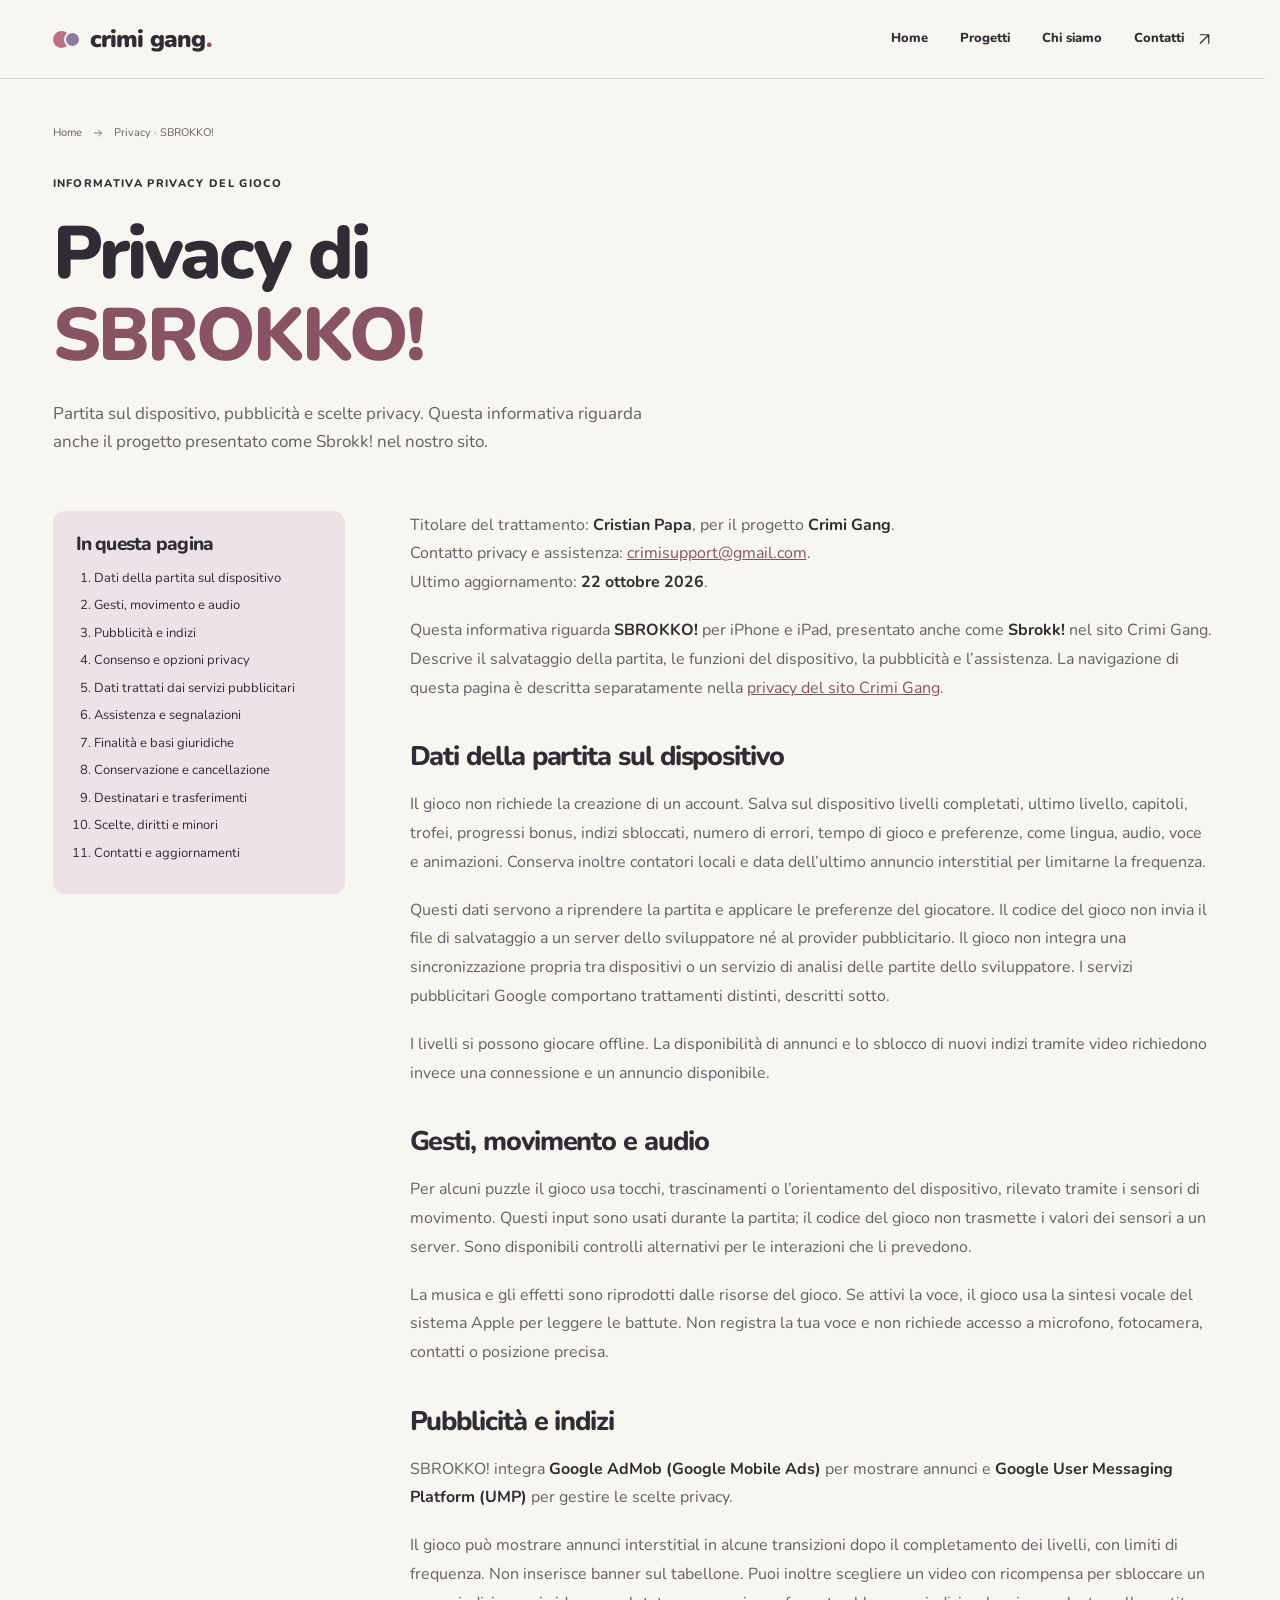
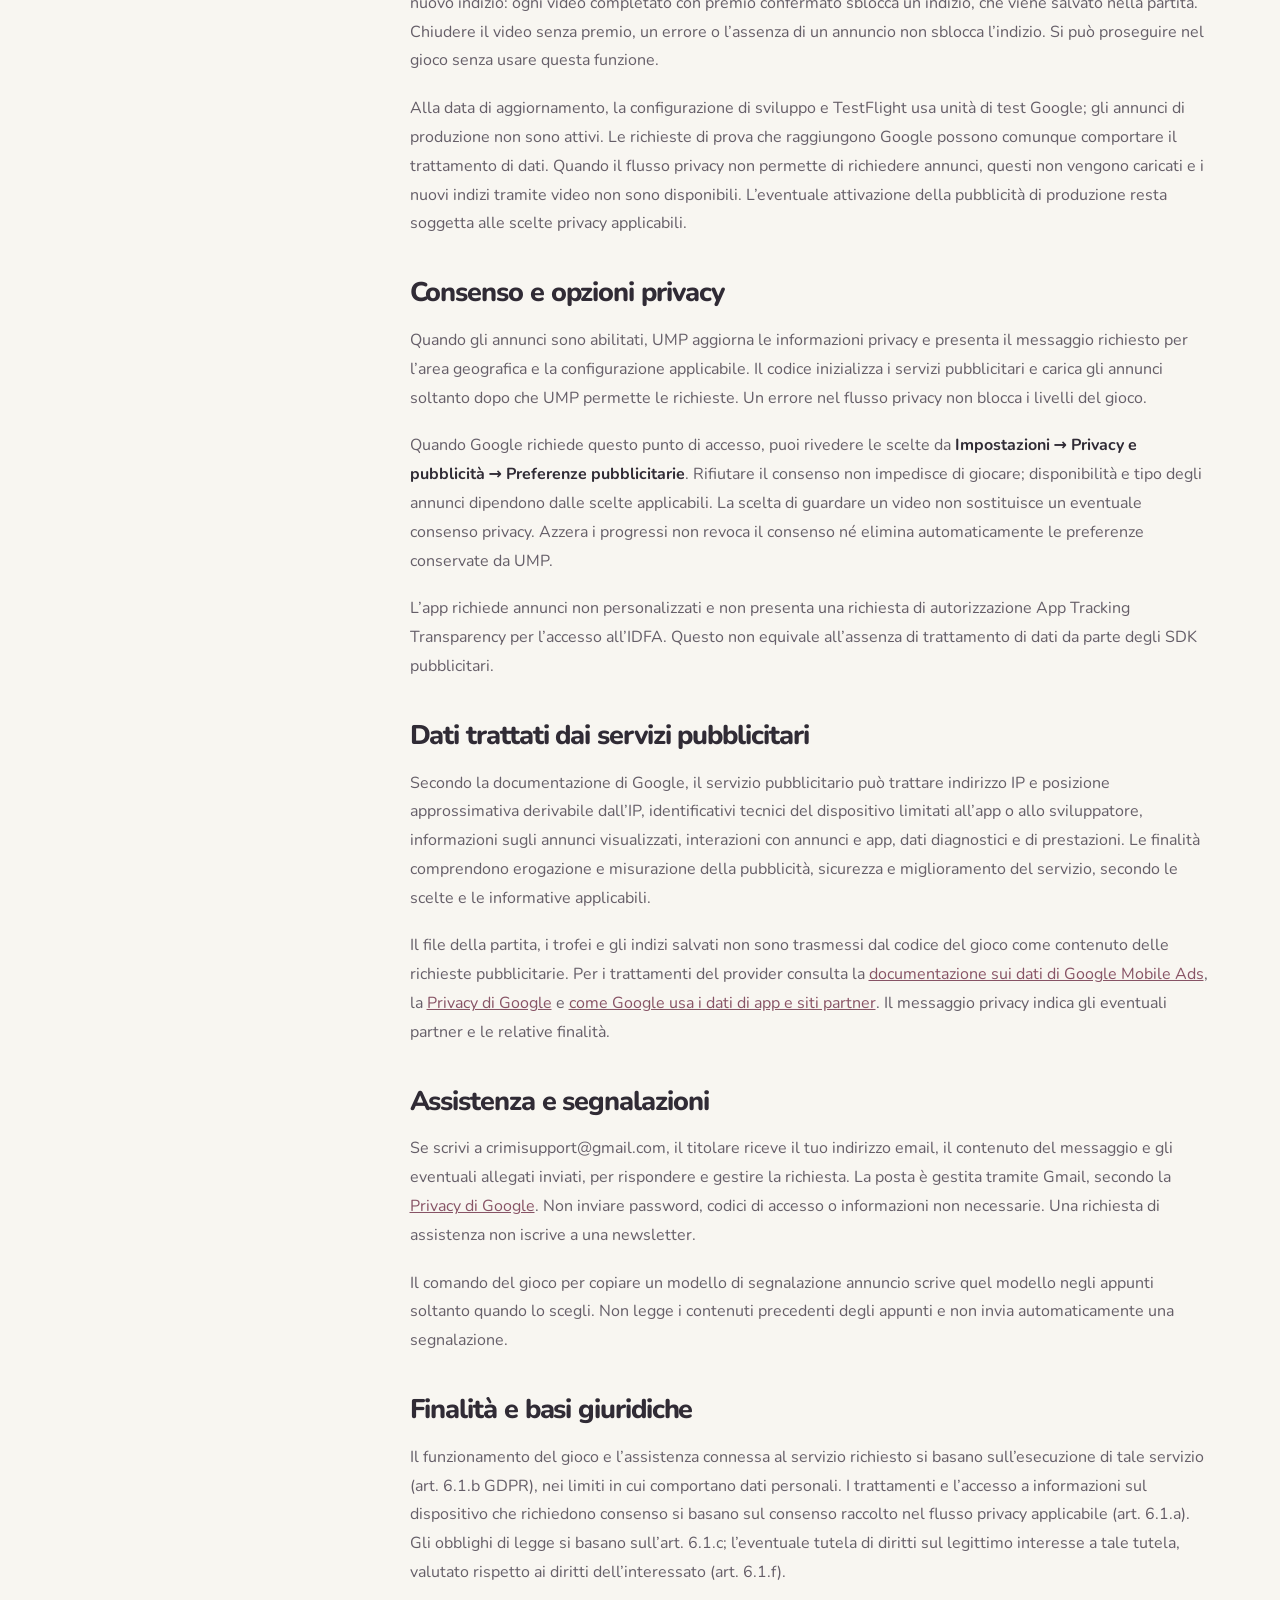
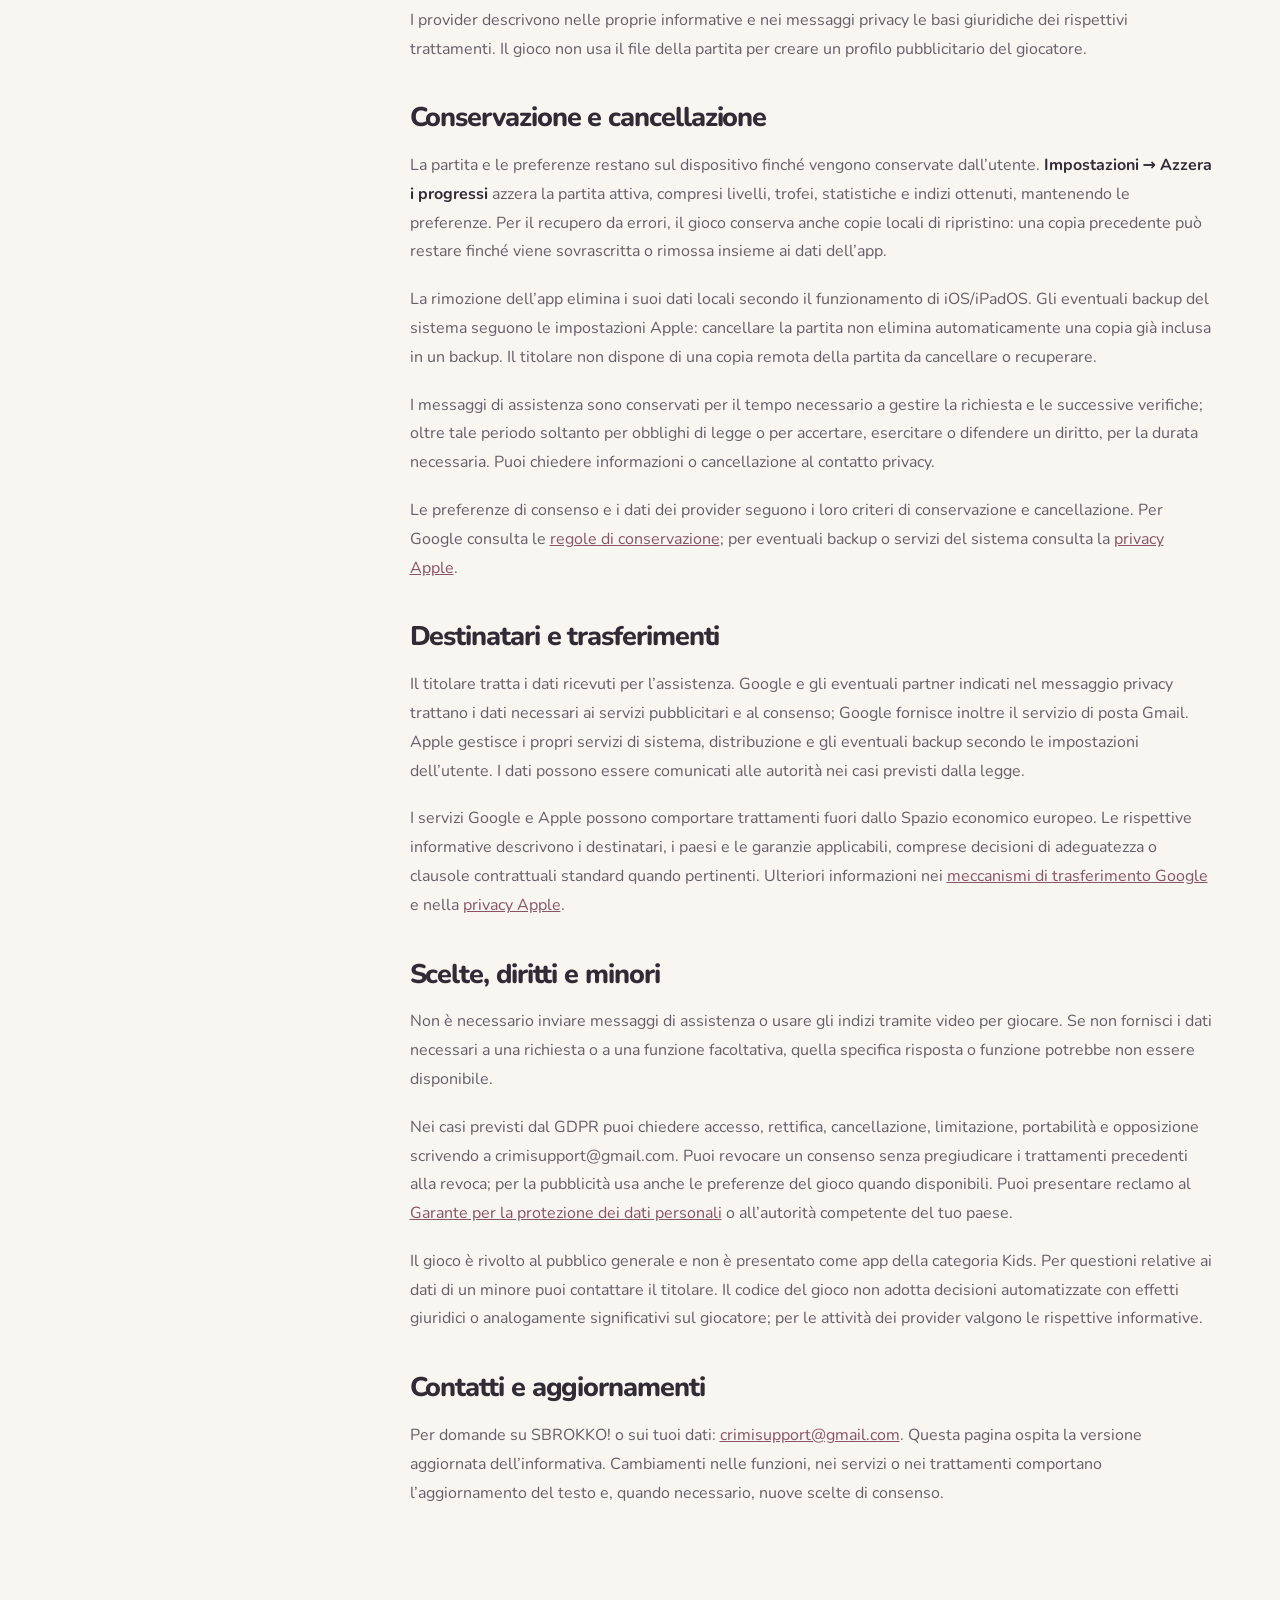
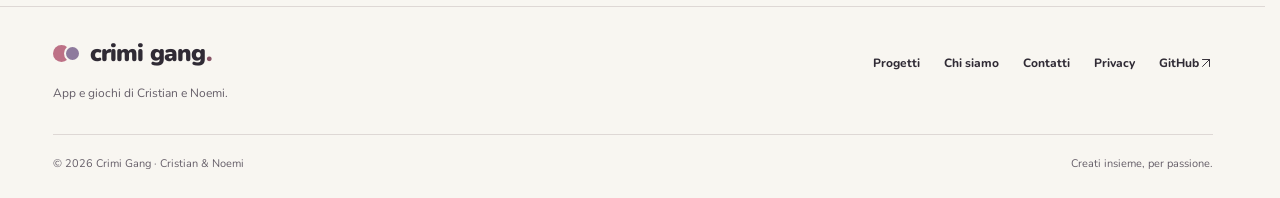
<file: privacy-sbrokko.html>
<!doctype html>
<html lang="it"><head><meta charset="utf-8"><meta name="viewport" content="width=device-width, initial-scale=1"><base href="./">
<title>Privacy di SBROKKO! · Crimi Gang</title><meta name="description" content="Informativa privacy di SBROKKO! (Sbrokk!) per iPhone e iPad: partita, pubblicità Google AdMob, consenso e diritti sui dati. Contatto crimisupport@gmail.com."><meta name="theme-color" content="#f8f6f1"><meta name="color-scheme" content="light"><link rel="icon" type="image/svg+xml" href="favicon.svg"><link rel="canonical" href="https://crimi-gang.github.io/privacy-sbrokko.html">
<meta property="og:type" content="website"><meta property="og:locale" content="it_IT"><meta property="og:site_name" content="Crimi Gang"><meta property="og:title" content="Privacy di SBROKKO! · Crimi Gang"><meta property="og:description" content="Informativa privacy di SBROKKO! (Sbrokk!) per iPhone e iPad: partita, pubblicità Google AdMob, consenso e diritti sui dati. Contatto crimisupport@gmail.com."><meta property="og:url" content="https://crimi-gang.github.io/privacy-sbrokko.html"><meta property="og:image" content="https://crimi-gang.github.io/sbrokk-icon.png"><meta name="twitter:card" content="summary_large_image">
<link rel="preload" href="fonts-nunito-latin.woff2" as="font" type="font/woff2" crossorigin><script>document.documentElement.classList.add("js")</script><link rel="stylesheet" href="styles.css?v=52a7f4f98d"><script src="site.js?v=c9c8ce0846" defer></script><script type="application/ld+json">{"@context": "https://schema.org", "@type": "WebSite", "name": "Crimi Gang", "url": "https://crimi-gang.github.io", "inLanguage": "it", "description": "App, giochi e idee di Cristian e Noemi, creati insieme per passione."}</script></head>
<body class="page-privacy-sbrokko"><a class="skip-link" href="privacy-sbrokko.html#main">Vai al contenuto</a><header class="site-header"><div class="header-inner wrap"><a class="brand" href="./" aria-label="Crimi Gang, home"><span class="brand-mark" aria-hidden="true"><i></i><i></i></span><span>crimi gang<span class="dot">.</span></span></a><button class="menu-toggle" aria-label="Apri menu" aria-controls="main-nav" aria-expanded="false"><svg class="" viewBox="0 0 24 24" fill="none" stroke="currentColor" stroke-width="1.65" stroke-linecap="round" stroke-linejoin="round" aria-hidden="true"><path d="M4 7h16M4 12h16M4 17h16"/></svg></button><nav class="nav" id="main-nav" aria-label="Navigazione principale"><a href="./">Home</a><a href="progetti.html">Progetti</a><a href="chi-siamo.html">Chi siamo</a><a class="nav-contact" href="contatti.html" >Contatti<svg class="" viewBox="0 0 24 24" fill="none" stroke="currentColor" stroke-width="1.65" stroke-linecap="round" stroke-linejoin="round" aria-hidden="true"><path d="M6 18 18 6M6 6h12v12"/></svg></a></nav></div></header>
<main id="main"><section class="page-intro wrap"><nav class="breadcrumb" aria-label="Percorso"><a href="./">Home</a><svg class="" viewBox="0 0 24 24" fill="none" stroke="currentColor" stroke-width="1.65" stroke-linecap="round" stroke-linejoin="round" aria-hidden="true"><path d="M5 12h14m-6-6 6 6-6 6"/></svg><span aria-current="page">Privacy · SBROKKO!</span></nav><div class="eyebrow">Informativa privacy del gioco</div><h1>Privacy di<br><span class="accent">SBROKKO!</span></h1><p>Partita sul dispositivo, pubblicità e scelte privacy. Questa informativa riguarda anche il progetto presentato come Sbrokk! nel nostro sito.</p></section><div class="privacy-layout wrap"><aside class="privacy-index"><h2>In questa pagina</h2><nav aria-label="Indice privacy SBROKKO!"><ol><li><a href="privacy-sbrokko.html#sezione-1">Dati della partita sul dispositivo</a></li><li><a href="privacy-sbrokko.html#sezione-2">Gesti, movimento e audio</a></li><li><a href="privacy-sbrokko.html#sezione-3">Pubblicità e indizi</a></li><li><a href="privacy-sbrokko.html#sezione-4">Consenso e opzioni privacy</a></li><li><a href="privacy-sbrokko.html#sezione-5">Dati trattati dai servizi pubblicitari</a></li><li><a href="privacy-sbrokko.html#sezione-6">Assistenza e segnalazioni</a></li><li><a href="privacy-sbrokko.html#sezione-7">Finalità e basi giuridiche</a></li><li><a href="privacy-sbrokko.html#sezione-8">Conservazione e cancellazione</a></li><li><a href="privacy-sbrokko.html#sezione-9">Destinatari e trasferimenti</a></li><li><a href="privacy-sbrokko.html#sezione-10">Scelte, diritti e minori</a></li><li><a href="privacy-sbrokko.html#sezione-11">Contatti e aggiornamenti</a></li></ol></nav></aside><article class="privacy-copy"><p>Titolare del trattamento: <strong>Cristian Papa</strong>, per il progetto <strong>Crimi Gang</strong>.<br>Contatto privacy e assistenza: <a href="mailto:crimisupport@gmail.com">crimisupport@gmail.com</a>.<br>Ultimo aggiornamento: <strong>22 ottobre 2026</strong>.</p>
<p>Questa informativa riguarda <strong>SBROKKO!</strong> per iPhone e iPad, presentato anche come <strong>Sbrokk!</strong> nel sito Crimi Gang. Descrive il salvataggio della partita, le funzioni del dispositivo, la pubblicità e l’assistenza. La navigazione di questa pagina è descritta separatamente nella <a href="https://crimi-gang.github.io/privacy.html">privacy del sito Crimi Gang</a>.</p>
<h2 id="sezione-1">Dati della partita sul dispositivo</h2>
<p>Il gioco non richiede la creazione di un account. Salva sul dispositivo livelli completati, ultimo livello, capitoli, trofei, progressi bonus, indizi sbloccati, numero di errori, tempo di gioco e preferenze, come lingua, audio, voce e animazioni. Conserva inoltre contatori locali e data dell’ultimo annuncio interstitial per limitarne la frequenza.</p>
<p>Questi dati servono a riprendere la partita e applicare le preferenze del giocatore. Il codice del gioco non invia il file di salvataggio a un server dello sviluppatore né al provider pubblicitario. Il gioco non integra una sincronizzazione propria tra dispositivi o un servizio di analisi delle partite dello sviluppatore. I servizi pubblicitari Google comportano trattamenti distinti, descritti sotto.</p>
<p>I livelli si possono giocare offline. La disponibilità di annunci e lo sblocco di nuovi indizi tramite video richiedono invece una connessione e un annuncio disponibile.</p>
<h2 id="sezione-2">Gesti, movimento e audio</h2>
<p>Per alcuni puzzle il gioco usa tocchi, trascinamenti o l’orientamento del dispositivo, rilevato tramite i sensori di movimento. Questi input sono usati durante la partita; il codice del gioco non trasmette i valori dei sensori a un server. Sono disponibili controlli alternativi per le interazioni che li prevedono.</p>
<p>La musica e gli effetti sono riprodotti dalle risorse del gioco. Se attivi la voce, il gioco usa la sintesi vocale del sistema Apple per leggere le battute. Non registra la tua voce e non richiede accesso a microfono, fotocamera, contatti o posizione precisa.</p>
<h2 id="sezione-3">Pubblicità e indizi</h2>
<p>SBROKKO! integra <strong>Google AdMob (Google Mobile Ads)</strong> per mostrare annunci e <strong>Google User Messaging Platform (UMP)</strong> per gestire le scelte privacy.</p>
<p>Il gioco può mostrare annunci interstitial in alcune transizioni dopo il completamento dei livelli, con limiti di frequenza. Non inserisce banner sul tabellone. Puoi inoltre scegliere un video con ricompensa per sbloccare un nuovo indizio: ogni video completato con premio confermato sblocca un indizio, che viene salvato nella partita. Chiudere il video senza premio, un errore o l’assenza di un annuncio non sblocca l’indizio. Si può proseguire nel gioco senza usare questa funzione.</p>
<p>Alla data di aggiornamento, la configurazione di sviluppo e TestFlight usa unità di test Google; gli annunci di produzione non sono attivi. Le richieste di prova che raggiungono Google possono comunque comportare il trattamento di dati. Quando il flusso privacy non permette di richiedere annunci, questi non vengono caricati e i nuovi indizi tramite video non sono disponibili. L’eventuale attivazione della pubblicità di produzione resta soggetta alle scelte privacy applicabili.</p>
<h2 id="sezione-4">Consenso e opzioni privacy</h2>
<p>Quando gli annunci sono abilitati, UMP aggiorna le informazioni privacy e presenta il messaggio richiesto per l’area geografica e la configurazione applicabile. Il codice inizializza i servizi pubblicitari e carica gli annunci soltanto dopo che UMP permette le richieste. Un errore nel flusso privacy non blocca i livelli del gioco.</p>
<p>Quando Google richiede questo punto di accesso, puoi rivedere le scelte da <strong>Impostazioni → Privacy e pubblicità → Preferenze pubblicitarie</strong>. Rifiutare il consenso non impedisce di giocare; disponibilità e tipo degli annunci dipendono dalle scelte applicabili. La scelta di guardare un video non sostituisce un eventuale consenso privacy. Azzera i progressi non revoca il consenso né elimina automaticamente le preferenze conservate da UMP.</p>
<p>L’app richiede annunci non personalizzati e non presenta una richiesta di autorizzazione App Tracking Transparency per l’accesso all’IDFA. Questo non equivale all’assenza di trattamento di dati da parte degli SDK pubblicitari.</p>
<h2 id="sezione-5">Dati trattati dai servizi pubblicitari</h2>
<p>Secondo la documentazione di Google, il servizio pubblicitario può trattare indirizzo IP e posizione approssimativa derivabile dall’IP, identificativi tecnici del dispositivo limitati all’app o allo sviluppatore, informazioni sugli annunci visualizzati, interazioni con annunci e app, dati diagnostici e di prestazioni. Le finalità comprendono erogazione e misurazione della pubblicità, sicurezza e miglioramento del servizio, secondo le scelte e le informative applicabili.</p>
<p>Il file della partita, i trofei e gli indizi salvati non sono trasmessi dal codice del gioco come contenuto delle richieste pubblicitarie. Per i trattamenti del provider consulta la <a href="https://developers.google.com/admob/ios/privacy/data-disclosure">documentazione sui dati di Google Mobile Ads</a>, la <a href="https://policies.google.com/privacy">Privacy di Google</a> e <a href="https://policies.google.com/technologies/partner-sites?hl=it">come Google usa i dati di app e siti partner</a>. Il messaggio privacy indica gli eventuali partner e le relative finalità.</p>
<h2 id="sezione-6">Assistenza e segnalazioni</h2>
<p>Se scrivi a crimisupport@gmail.com, il titolare riceve il tuo indirizzo email, il contenuto del messaggio e gli eventuali allegati inviati, per rispondere e gestire la richiesta. La posta è gestita tramite Gmail, secondo la <a href="https://policies.google.com/privacy">Privacy di Google</a>. Non inviare password, codici di accesso o informazioni non necessarie. Una richiesta di assistenza non iscrive a una newsletter.</p>
<p>Il comando del gioco per copiare un modello di segnalazione annuncio scrive quel modello negli appunti soltanto quando lo scegli. Non legge i contenuti precedenti degli appunti e non invia automaticamente una segnalazione.</p>
<h2 id="sezione-7">Finalità e basi giuridiche</h2>
<p>Il funzionamento del gioco e l’assistenza connessa al servizio richiesto si basano sull’esecuzione di tale servizio (art. 6.1.b GDPR), nei limiti in cui comportano dati personali. I trattamenti e l’accesso a informazioni sul dispositivo che richiedono consenso si basano sul consenso raccolto nel flusso privacy applicabile (art. 6.1.a). Gli obblighi di legge si basano sull’art. 6.1.c; l’eventuale tutela di diritti sul legittimo interesse a tale tutela, valutato rispetto ai diritti dell’interessato (art. 6.1.f).</p>
<p>I provider descrivono nelle proprie informative e nei messaggi privacy le basi giuridiche dei rispettivi trattamenti. Il gioco non usa il file della partita per creare un profilo pubblicitario del giocatore.</p>
<h2 id="sezione-8">Conservazione e cancellazione</h2>
<p>La partita e le preferenze restano sul dispositivo finché vengono conservate dall’utente. <strong>Impostazioni → Azzera i progressi</strong> azzera la partita attiva, compresi livelli, trofei, statistiche e indizi ottenuti, mantenendo le preferenze. Per il recupero da errori, il gioco conserva anche copie locali di ripristino: una copia precedente può restare finché viene sovrascritta o rimossa insieme ai dati dell’app.</p>
<p>La rimozione dell’app elimina i suoi dati locali secondo il funzionamento di iOS/iPadOS. Gli eventuali backup del sistema seguono le impostazioni Apple: cancellare la partita non elimina automaticamente una copia già inclusa in un backup. Il titolare non dispone di una copia remota della partita da cancellare o recuperare.</p>
<p>I messaggi di assistenza sono conservati per il tempo necessario a gestire la richiesta e le successive verifiche; oltre tale periodo soltanto per obblighi di legge o per accertare, esercitare o difendere un diritto, per la durata necessaria. Puoi chiedere informazioni o cancellazione al contatto privacy.</p>
<p>Le preferenze di consenso e i dati dei provider seguono i loro criteri di conservazione e cancellazione. Per Google consulta le <a href="https://policies.google.com/technologies/retention?hl=it">regole di conservazione</a>; per eventuali backup o servizi del sistema consulta la <a href="https://www.apple.com/legal/privacy/it/">privacy Apple</a>.</p>
<h2 id="sezione-9">Destinatari e trasferimenti</h2>
<p>Il titolare tratta i dati ricevuti per l’assistenza. Google e gli eventuali partner indicati nel messaggio privacy trattano i dati necessari ai servizi pubblicitari e al consenso; Google fornisce inoltre il servizio di posta Gmail. Apple gestisce i propri servizi di sistema, distribuzione e gli eventuali backup secondo le impostazioni dell’utente. I dati possono essere comunicati alle autorità nei casi previsti dalla legge.</p>
<p>I servizi Google e Apple possono comportare trattamenti fuori dallo Spazio economico europeo. Le rispettive informative descrivono i destinatari, i paesi e le garanzie applicabili, comprese decisioni di adeguatezza o clausole contrattuali standard quando pertinenti. Ulteriori informazioni nei <a href="https://policies.google.com/privacy/frameworks?hl=it">meccanismi di trasferimento Google</a> e nella <a href="https://www.apple.com/legal/privacy/it/">privacy Apple</a>.</p>
<h2 id="sezione-10">Scelte, diritti e minori</h2>
<p>Non è necessario inviare messaggi di assistenza o usare gli indizi tramite video per giocare. Se non fornisci i dati necessari a una richiesta o a una funzione facoltativa, quella specifica risposta o funzione potrebbe non essere disponibile.</p>
<p>Nei casi previsti dal GDPR puoi chiedere accesso, rettifica, cancellazione, limitazione, portabilità e opposizione scrivendo a crimisupport@gmail.com. Puoi revocare un consenso senza pregiudicare i trattamenti precedenti alla revoca; per la pubblicità usa anche le preferenze del gioco quando disponibili. Puoi presentare reclamo al <a href="https://www.garanteprivacy.it/home/i-miei-diritti/diritti">Garante per la protezione dei dati personali</a> o all’autorità competente del tuo paese.</p>
<p>Il gioco è rivolto al pubblico generale e non è presentato come app della categoria Kids. Per questioni relative ai dati di un minore puoi contattare il titolare. Il codice del gioco non adotta decisioni automatizzate con effetti giuridici o analogamente significativi sul giocatore; per le attività dei provider valgono le rispettive informative.</p>
<h2 id="sezione-11">Contatti e aggiornamenti</h2>
<p>Per domande su SBROKKO! o sui tuoi dati: <a href="mailto:crimisupport@gmail.com">crimisupport@gmail.com</a>. Questa pagina ospita la versione aggiornata dell’informativa. Cambiamenti nelle funzioni, nei servizi o nei trattamenti comportano l’aggiornamento del testo e, quando necessario, nuove scelte di consenso.</p></article></div></main>
<footer class="site-footer"><div class="wrap"><div class="footer-top"><div><a class="brand" href="./"><span class="brand-mark" aria-hidden="true"><i></i><i></i></span><span>crimi gang<span class="dot">.</span></span></a><p>App e giochi di Cristian e Noemi.</p></div><nav class="footer-links" aria-label="Link nel footer"><a href="progetti.html">Progetti</a><a href="chi-siamo.html">Chi siamo</a><a href="contatti.html">Contatti</a><a href="privacy.html">Privacy</a><a href="https://github.com/crimi-gang" target="_blank" rel="noopener noreferrer">GitHub <svg class="" viewBox="0 0 24 24" fill="none" stroke="currentColor" stroke-width="1.65" stroke-linecap="round" stroke-linejoin="round" aria-hidden="true"><path d="M6 18 18 6M6 6h12v12"/></svg></a></nav></div><div class="footer-bottom"><span>© 2026 Crimi Gang · Cristian &amp; Noemi</span><span>Creati insieme, per passione.</span></div></div></footer></body></html>
</file>
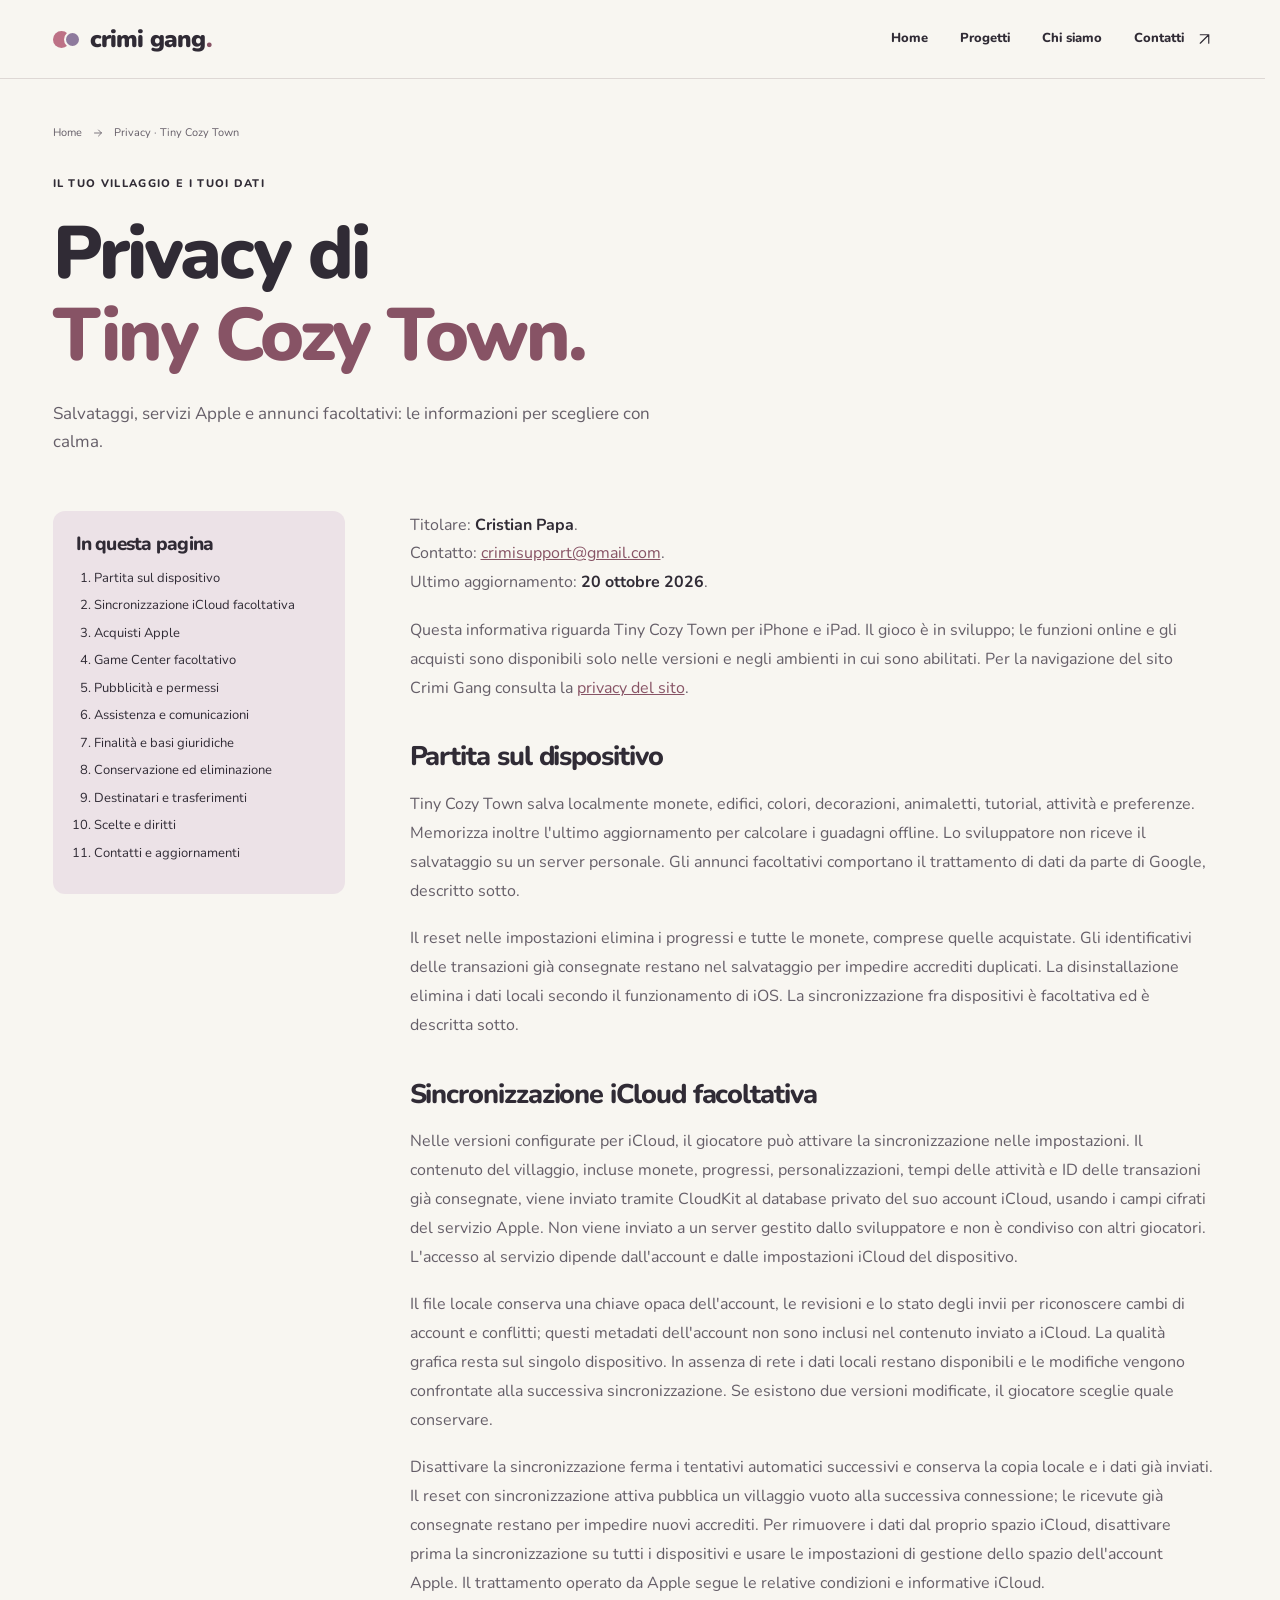
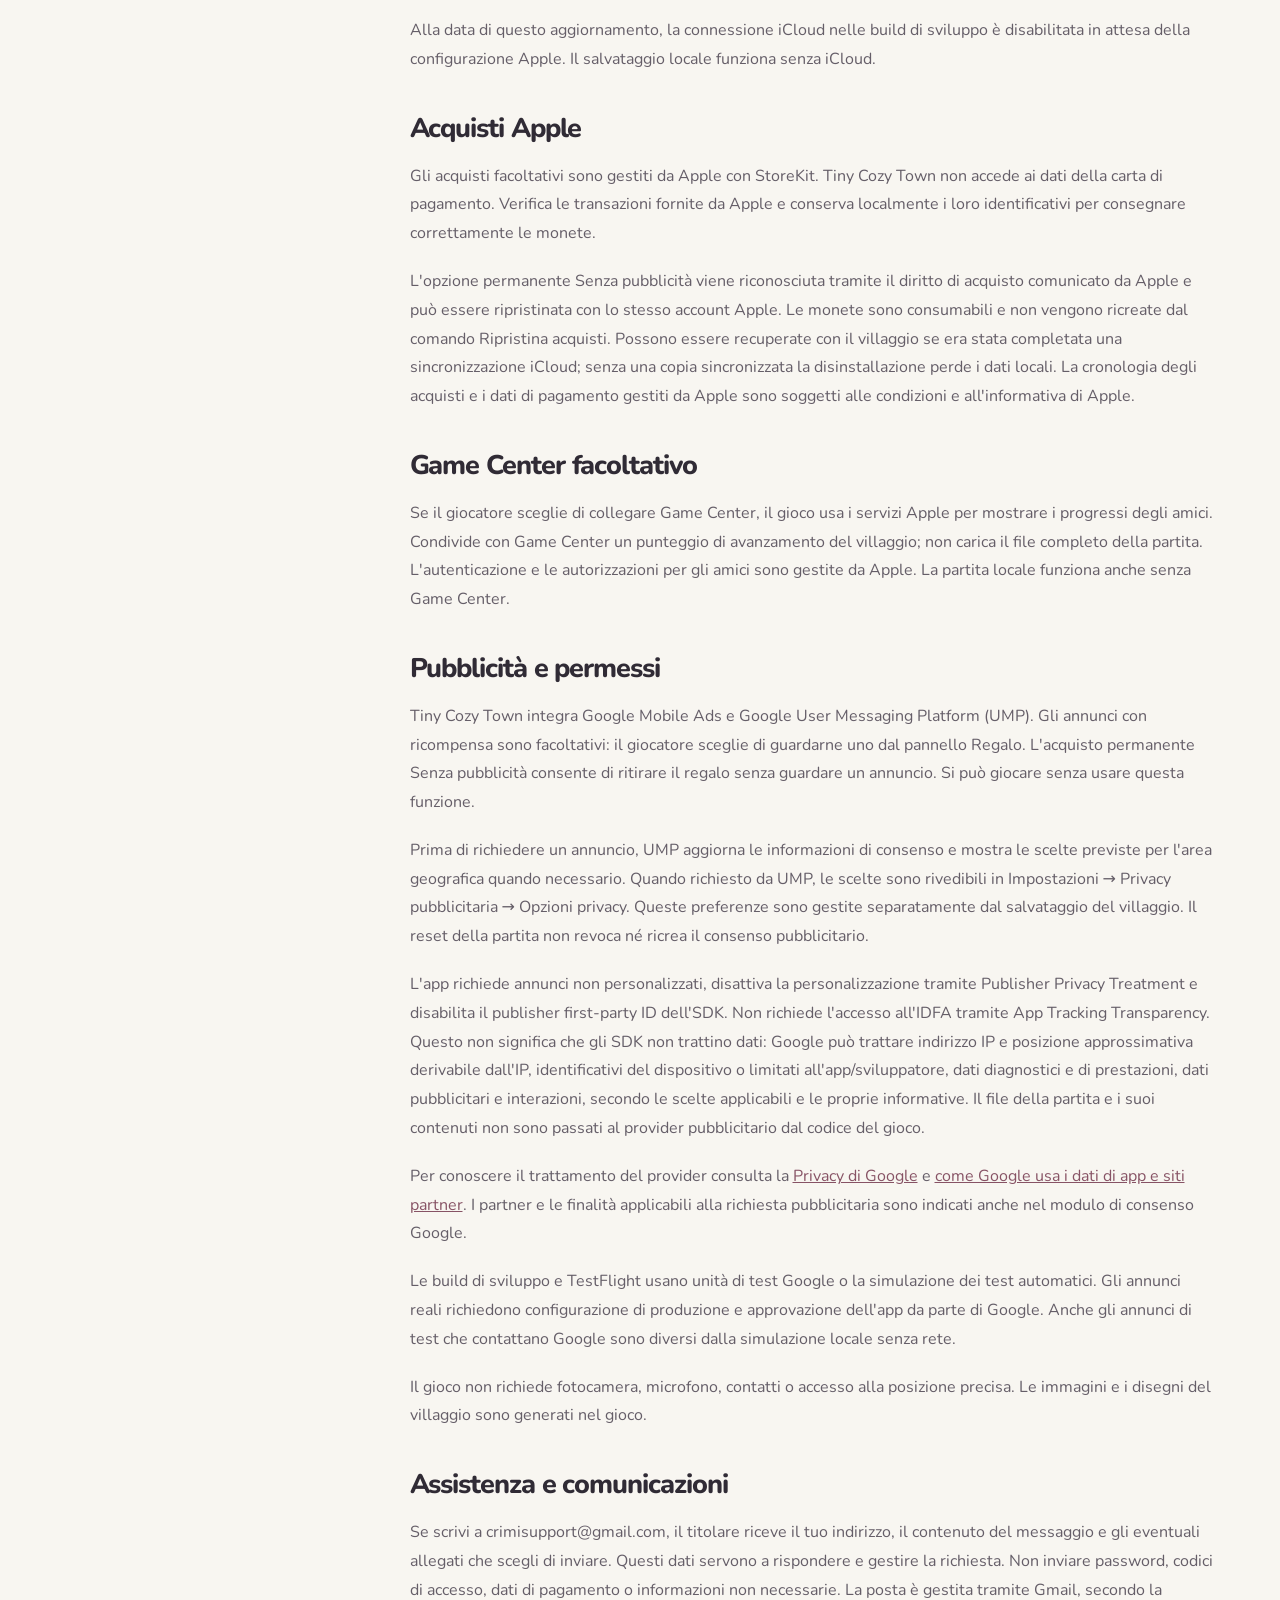
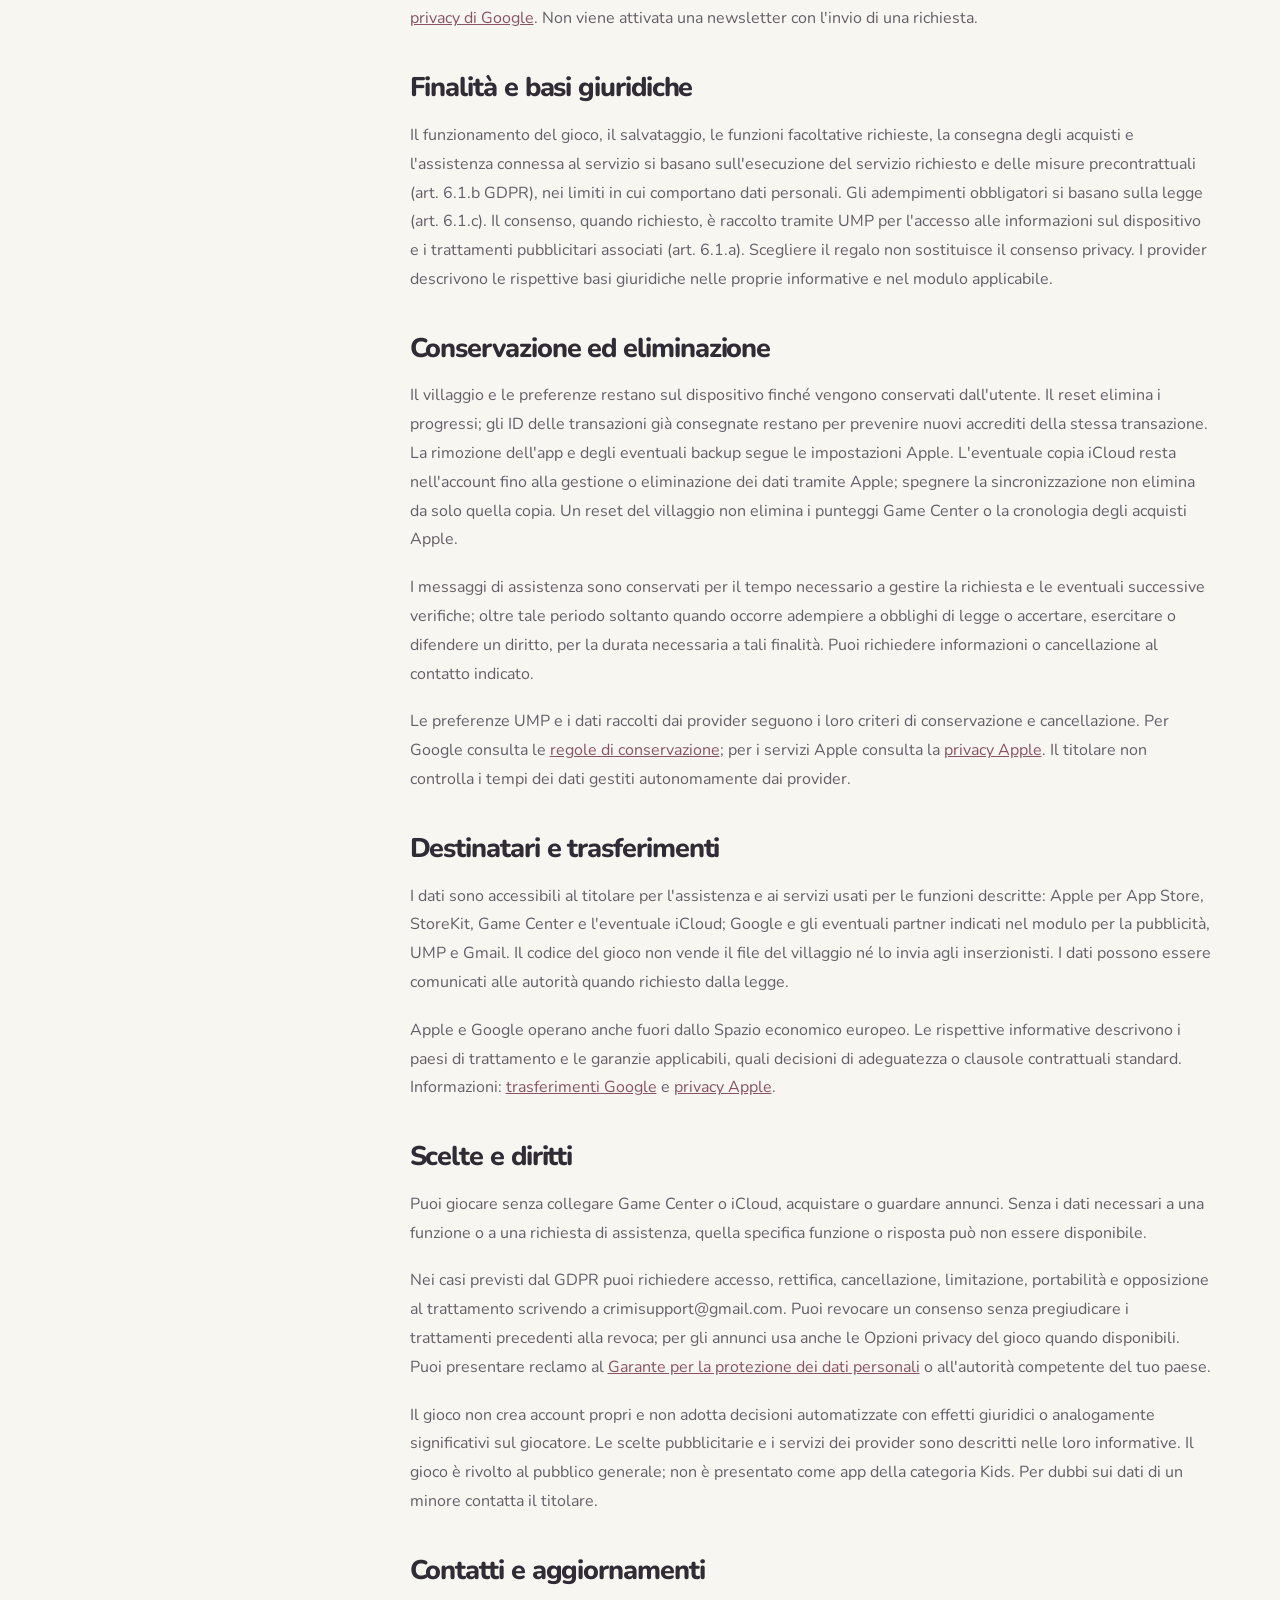
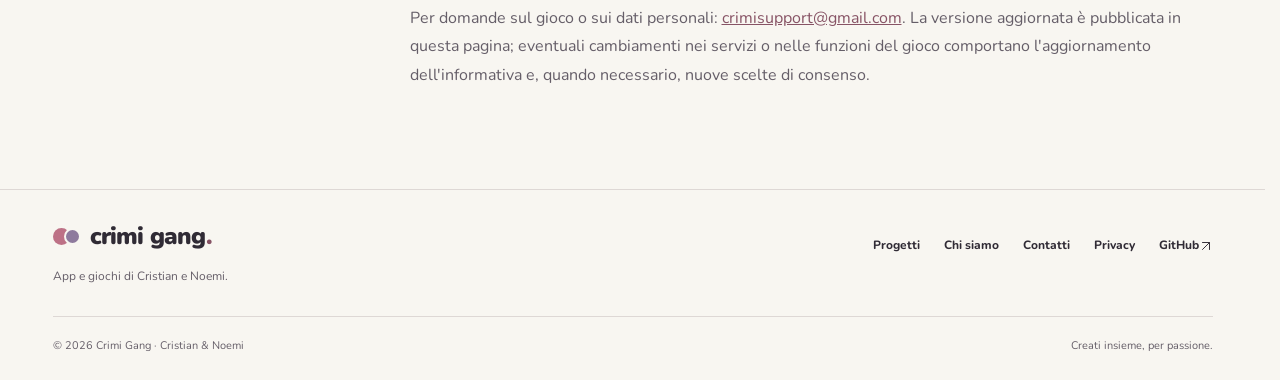
<file: privacy-tiny-cozy-town.html>
<!doctype html>
<html lang="it"><head><meta charset="utf-8"><meta name="viewport" content="width=device-width, initial-scale=1"><base href="./">
<title>Privacy di Tiny Cozy Town · Crimi Gang</title><meta name="description" content="Informativa privacy di Tiny Cozy Town per iPhone e iPad. Titolare Cristian Papa, contatto crimisupport@gmail.com."><meta name="theme-color" content="#f8f6f1"><meta name="color-scheme" content="light"><link rel="icon" type="image/svg+xml" href="favicon.svg"><link rel="canonical" href="https://crimi-gang.github.io/privacy-tiny-cozy-town.html">
<meta property="og:type" content="website"><meta property="og:locale" content="it_IT"><meta property="og:site_name" content="Crimi Gang"><meta property="og:title" content="Privacy di Tiny Cozy Town · Crimi Gang"><meta property="og:description" content="Informativa privacy di Tiny Cozy Town per iPhone e iPad. Titolare Cristian Papa, contatto crimisupport@gmail.com."><meta property="og:url" content="https://crimi-gang.github.io/privacy-tiny-cozy-town.html"><meta property="og:image" content="https://crimi-gang.github.io/town-cottage.png"><meta name="twitter:card" content="summary_large_image">
<link rel="preload" href="fonts-nunito-latin.woff2" as="font" type="font/woff2" crossorigin><script>document.documentElement.classList.add("js")</script><link rel="stylesheet" href="styles.css?v=52a7f4f98d"><script src="site.js?v=c9c8ce0846" defer></script><script type="application/ld+json">{"@context": "https://schema.org", "@type": "WebSite", "name": "Crimi Gang", "url": "https://crimi-gang.github.io", "inLanguage": "it", "description": "App, giochi e idee di Cristian e Noemi, creati insieme per passione."}</script></head>
<body class="page-privacy-tiny-cozy-town"><a class="skip-link" href="privacy-tiny-cozy-town.html#main">Vai al contenuto</a><header class="site-header"><div class="header-inner wrap"><a class="brand" href="./" aria-label="Crimi Gang, home"><span class="brand-mark" aria-hidden="true"><i></i><i></i></span><span>crimi gang<span class="dot">.</span></span></a><button class="menu-toggle" aria-label="Apri menu" aria-controls="main-nav" aria-expanded="false"><svg class="" viewBox="0 0 24 24" fill="none" stroke="currentColor" stroke-width="1.65" stroke-linecap="round" stroke-linejoin="round" aria-hidden="true"><path d="M4 7h16M4 12h16M4 17h16"/></svg></button><nav class="nav" id="main-nav" aria-label="Navigazione principale"><a href="./">Home</a><a href="progetti.html">Progetti</a><a href="chi-siamo.html">Chi siamo</a><a class="nav-contact" href="contatti.html" >Contatti<svg class="" viewBox="0 0 24 24" fill="none" stroke="currentColor" stroke-width="1.65" stroke-linecap="round" stroke-linejoin="round" aria-hidden="true"><path d="M6 18 18 6M6 6h12v12"/></svg></a></nav></div></header>
<main id="main"><section class="page-intro wrap"><nav class="breadcrumb" aria-label="Percorso"><a href="./">Home</a><svg class="" viewBox="0 0 24 24" fill="none" stroke="currentColor" stroke-width="1.65" stroke-linecap="round" stroke-linejoin="round" aria-hidden="true"><path d="M5 12h14m-6-6 6 6-6 6"/></svg><span aria-current="page">Privacy · Tiny Cozy Town</span></nav><div class="eyebrow">Il tuo villaggio e i tuoi dati</div><h1>Privacy di<br><span class="accent">Tiny Cozy Town.</span></h1><p>Salvataggi, servizi Apple e annunci facoltativi: le informazioni per scegliere con calma.</p></section><div class="privacy-layout wrap"><aside class="privacy-index"><h2>In questa pagina</h2><nav aria-label="Indice privacy Tiny Cozy Town"><ol><li><a href="privacy-tiny-cozy-town.html#sezione-1">Partita sul dispositivo</a></li><li><a href="privacy-tiny-cozy-town.html#sezione-2">Sincronizzazione iCloud facoltativa</a></li><li><a href="privacy-tiny-cozy-town.html#sezione-3">Acquisti Apple</a></li><li><a href="privacy-tiny-cozy-town.html#sezione-4">Game Center facoltativo</a></li><li><a href="privacy-tiny-cozy-town.html#sezione-5">Pubblicità e permessi</a></li><li><a href="privacy-tiny-cozy-town.html#sezione-6">Assistenza e comunicazioni</a></li><li><a href="privacy-tiny-cozy-town.html#sezione-7">Finalità e basi giuridiche</a></li><li><a href="privacy-tiny-cozy-town.html#sezione-8">Conservazione ed eliminazione</a></li><li><a href="privacy-tiny-cozy-town.html#sezione-9">Destinatari e trasferimenti</a></li><li><a href="privacy-tiny-cozy-town.html#sezione-10">Scelte e diritti</a></li><li><a href="privacy-tiny-cozy-town.html#sezione-11">Contatti e aggiornamenti</a></li></ol></nav></aside><article class="privacy-copy"><p>Titolare: <strong>Cristian Papa</strong>.<br>Contatto: <a href="mailto:crimisupport@gmail.com">crimisupport@gmail.com</a>.<br>Ultimo aggiornamento: <strong>20 ottobre 2026</strong>.</p>
<p>Questa informativa riguarda Tiny Cozy Town per iPhone e iPad. Il gioco è in sviluppo; le funzioni online e gli acquisti sono disponibili solo nelle versioni e negli ambienti in cui sono abilitati. Per la navigazione del sito Crimi Gang consulta la <a href="https://crimi-gang.github.io/privacy.html">privacy del sito</a>.</p>
<h2 id="sezione-1">Partita sul dispositivo</h2>
<p>Tiny Cozy Town salva localmente monete, edifici, colori, decorazioni, animaletti, tutorial, attività e preferenze. Memorizza inoltre l&#x27;ultimo aggiornamento per calcolare i guadagni offline. Lo sviluppatore non riceve il salvataggio su un server personale. Gli annunci facoltativi comportano il trattamento di dati da parte di Google, descritto sotto.</p>
<p>Il reset nelle impostazioni elimina i progressi e tutte le monete, comprese quelle acquistate. Gli identificativi delle transazioni già consegnate restano nel salvataggio per impedire accrediti duplicati. La disinstallazione elimina i dati locali secondo il funzionamento di iOS. La sincronizzazione fra dispositivi è facoltativa ed è descritta sotto.</p>
<h2 id="sezione-2">Sincronizzazione iCloud facoltativa</h2>
<p>Nelle versioni configurate per iCloud, il giocatore può attivare la sincronizzazione nelle impostazioni. Il contenuto del villaggio, incluse monete, progressi, personalizzazioni, tempi delle attività e ID delle transazioni già consegnate, viene inviato tramite CloudKit al database privato del suo account iCloud, usando i campi cifrati del servizio Apple. Non viene inviato a un server gestito dallo sviluppatore e non è condiviso con altri giocatori. L&#x27;accesso al servizio dipende dall&#x27;account e dalle impostazioni iCloud del dispositivo.</p>
<p>Il file locale conserva una chiave opaca dell&#x27;account, le revisioni e lo stato degli invii per riconoscere cambi di account e conflitti; questi metadati dell&#x27;account non sono inclusi nel contenuto inviato a iCloud. La qualità grafica resta sul singolo dispositivo. In assenza di rete i dati locali restano disponibili e le modifiche vengono confrontate alla successiva sincronizzazione. Se esistono due versioni modificate, il giocatore sceglie quale conservare.</p>
<p>Disattivare la sincronizzazione ferma i tentativi automatici successivi e conserva la copia locale e i dati già inviati. Il reset con sincronizzazione attiva pubblica un villaggio vuoto alla successiva connessione; le ricevute già consegnate restano per impedire nuovi accrediti. Per rimuovere i dati dal proprio spazio iCloud, disattivare prima la sincronizzazione su tutti i dispositivi e usare le impostazioni di gestione dello spazio dell&#x27;account Apple. Il trattamento operato da Apple segue le relative condizioni e informative iCloud.</p>
<p>Alla data di questo aggiornamento, la connessione iCloud nelle build di sviluppo è disabilitata in attesa della configurazione Apple. Il salvataggio locale funziona senza iCloud.</p>
<h2 id="sezione-3">Acquisti Apple</h2>
<p>Gli acquisti facoltativi sono gestiti da Apple con StoreKit. Tiny Cozy Town non accede ai dati della carta di pagamento. Verifica le transazioni fornite da Apple e conserva localmente i loro identificativi per consegnare correttamente le monete.</p>
<p>L&#x27;opzione permanente Senza pubblicità viene riconosciuta tramite il diritto di acquisto comunicato da Apple e può essere ripristinata con lo stesso account Apple. Le monete sono consumabili e non vengono ricreate dal comando Ripristina acquisti. Possono essere recuperate con il villaggio se era stata completata una sincronizzazione iCloud; senza una copia sincronizzata la disinstallazione perde i dati locali. La cronologia degli acquisti e i dati di pagamento gestiti da Apple sono soggetti alle condizioni e all&#x27;informativa di Apple.</p>
<h2 id="sezione-4">Game Center facoltativo</h2>
<p>Se il giocatore sceglie di collegare Game Center, il gioco usa i servizi Apple per mostrare i progressi degli amici. Condivide con Game Center un punteggio di avanzamento del villaggio; non carica il file completo della partita. L&#x27;autenticazione e le autorizzazioni per gli amici sono gestite da Apple. La partita locale funziona anche senza Game Center.</p>
<h2 id="sezione-5">Pubblicità e permessi</h2>
<p>Tiny Cozy Town integra Google Mobile Ads e Google User Messaging Platform (UMP). Gli annunci con ricompensa sono facoltativi: il giocatore sceglie di guardarne uno dal pannello Regalo. L&#x27;acquisto permanente Senza pubblicità consente di ritirare il regalo senza guardare un annuncio. Si può giocare senza usare questa funzione.</p>
<p>Prima di richiedere un annuncio, UMP aggiorna le informazioni di consenso e mostra le scelte previste per l&#x27;area geografica quando necessario. Quando richiesto da UMP, le scelte sono rivedibili in Impostazioni → Privacy pubblicitaria → Opzioni privacy. Queste preferenze sono gestite separatamente dal salvataggio del villaggio. Il reset della partita non revoca né ricrea il consenso pubblicitario.</p>
<p>L&#x27;app richiede annunci non personalizzati, disattiva la personalizzazione tramite Publisher Privacy Treatment e disabilita il publisher first-party ID dell&#x27;SDK. Non richiede l&#x27;accesso all&#x27;IDFA tramite App Tracking Transparency. Questo non significa che gli SDK non trattino dati: Google può trattare indirizzo IP e posizione approssimativa derivabile dall&#x27;IP, identificativi del dispositivo o limitati all&#x27;app/sviluppatore, dati diagnostici e di prestazioni, dati pubblicitari e interazioni, secondo le scelte applicabili e le proprie informative. Il file della partita e i suoi contenuti non sono passati al provider pubblicitario dal codice del gioco.</p>
<p>Per conoscere il trattamento del provider consulta la <a href="https://policies.google.com/privacy">Privacy di Google</a> e <a href="https://policies.google.com/technologies/partner-sites?hl=it">come Google usa i dati di app e siti partner</a>. I partner e le finalità applicabili alla richiesta pubblicitaria sono indicati anche nel modulo di consenso Google.</p>
<p>Le build di sviluppo e TestFlight usano unità di test Google o la simulazione dei test automatici. Gli annunci reali richiedono configurazione di produzione e approvazione dell&#x27;app da parte di Google. Anche gli annunci di test che contattano Google sono diversi dalla simulazione locale senza rete.</p>
<p>Il gioco non richiede fotocamera, microfono, contatti o accesso alla posizione precisa. Le immagini e i disegni del villaggio sono generati nel gioco.</p>
<h2 id="sezione-6">Assistenza e comunicazioni</h2>
<p>Se scrivi a crimisupport@gmail.com, il titolare riceve il tuo indirizzo, il contenuto del messaggio e gli eventuali allegati che scegli di inviare. Questi dati servono a rispondere e gestire la richiesta. Non inviare password, codici di accesso, dati di pagamento o informazioni non necessarie. La posta è gestita tramite Gmail, secondo la <a href="https://policies.google.com/privacy">privacy di Google</a>. Non viene attivata una newsletter con l&#x27;invio di una richiesta.</p>
<h2 id="sezione-7">Finalità e basi giuridiche</h2>
<p>Il funzionamento del gioco, il salvataggio, le funzioni facoltative richieste, la consegna degli acquisti e l&#x27;assistenza connessa al servizio si basano sull&#x27;esecuzione del servizio richiesto e delle misure precontrattuali (art. 6.1.b GDPR), nei limiti in cui comportano dati personali. Gli adempimenti obbligatori si basano sulla legge (art. 6.1.c). Il consenso, quando richiesto, è raccolto tramite UMP per l&#x27;accesso alle informazioni sul dispositivo e i trattamenti pubblicitari associati (art. 6.1.a). Scegliere il regalo non sostituisce il consenso privacy. I provider descrivono le rispettive basi giuridiche nelle proprie informative e nel modulo applicabile.</p>
<h2 id="sezione-8">Conservazione ed eliminazione</h2>
<p>Il villaggio e le preferenze restano sul dispositivo finché vengono conservati dall&#x27;utente. Il reset elimina i progressi; gli ID delle transazioni già consegnate restano per prevenire nuovi accrediti della stessa transazione. La rimozione dell&#x27;app e degli eventuali backup segue le impostazioni Apple. L&#x27;eventuale copia iCloud resta nell&#x27;account fino alla gestione o eliminazione dei dati tramite Apple; spegnere la sincronizzazione non elimina da solo quella copia. Un reset del villaggio non elimina i punteggi Game Center o la cronologia degli acquisti Apple.</p>
<p>I messaggi di assistenza sono conservati per il tempo necessario a gestire la richiesta e le eventuali successive verifiche; oltre tale periodo soltanto quando occorre adempiere a obblighi di legge o accertare, esercitare o difendere un diritto, per la durata necessaria a tali finalità. Puoi richiedere informazioni o cancellazione al contatto indicato.</p>
<p>Le preferenze UMP e i dati raccolti dai provider seguono i loro criteri di conservazione e cancellazione. Per Google consulta le <a href="https://policies.google.com/technologies/retention?hl=it">regole di conservazione</a>; per i servizi Apple consulta la <a href="https://www.apple.com/legal/privacy/it/">privacy Apple</a>. Il titolare non controlla i tempi dei dati gestiti autonomamente dai provider.</p>
<h2 id="sezione-9">Destinatari e trasferimenti</h2>
<p>I dati sono accessibili al titolare per l&#x27;assistenza e ai servizi usati per le funzioni descritte: Apple per App Store, StoreKit, Game Center e l&#x27;eventuale iCloud; Google e gli eventuali partner indicati nel modulo per la pubblicità, UMP e Gmail. Il codice del gioco non vende il file del villaggio né lo invia agli inserzionisti. I dati possono essere comunicati alle autorità quando richiesto dalla legge.</p>
<p>Apple e Google operano anche fuori dallo Spazio economico europeo. Le rispettive informative descrivono i paesi di trattamento e le garanzie applicabili, quali decisioni di adeguatezza o clausole contrattuali standard. Informazioni: <a href="https://policies.google.com/privacy/frameworks?hl=it">trasferimenti Google</a> e <a href="https://www.apple.com/legal/privacy/it/">privacy Apple</a>.</p>
<h2 id="sezione-10">Scelte e diritti</h2>
<p>Puoi giocare senza collegare Game Center o iCloud, acquistare o guardare annunci. Senza i dati necessari a una funzione o a una richiesta di assistenza, quella specifica funzione o risposta può non essere disponibile.</p>
<p>Nei casi previsti dal GDPR puoi richiedere accesso, rettifica, cancellazione, limitazione, portabilità e opposizione al trattamento scrivendo a crimisupport@gmail.com. Puoi revocare un consenso senza pregiudicare i trattamenti precedenti alla revoca; per gli annunci usa anche le Opzioni privacy del gioco quando disponibili. Puoi presentare reclamo al <a href="https://www.garanteprivacy.it/home/i-miei-diritti/diritti">Garante per la protezione dei dati personali</a> o all&#x27;autorità competente del tuo paese.</p>
<p>Il gioco non crea account propri e non adotta decisioni automatizzate con effetti giuridici o analogamente significativi sul giocatore. Le scelte pubblicitarie e i servizi dei provider sono descritti nelle loro informative. Il gioco è rivolto al pubblico generale; non è presentato come app della categoria Kids. Per dubbi sui dati di un minore contatta il titolare.</p>
<h2 id="sezione-11">Contatti e aggiornamenti</h2>
<p>Per domande sul gioco o sui dati personali: <a href="mailto:crimisupport@gmail.com">crimisupport@gmail.com</a>. La versione aggiornata è pubblicata in questa pagina; eventuali cambiamenti nei servizi o nelle funzioni del gioco comportano l&#x27;aggiornamento dell&#x27;informativa e, quando necessario, nuove scelte di consenso.</p></article></div></main>
<footer class="site-footer"><div class="wrap"><div class="footer-top"><div><a class="brand" href="./"><span class="brand-mark" aria-hidden="true"><i></i><i></i></span><span>crimi gang<span class="dot">.</span></span></a><p>App e giochi di Cristian e Noemi.</p></div><nav class="footer-links" aria-label="Link nel footer"><a href="progetti.html">Progetti</a><a href="chi-siamo.html">Chi siamo</a><a href="contatti.html">Contatti</a><a href="privacy.html">Privacy</a><a href="https://github.com/crimi-gang" target="_blank" rel="noopener noreferrer">GitHub <svg class="" viewBox="0 0 24 24" fill="none" stroke="currentColor" stroke-width="1.65" stroke-linecap="round" stroke-linejoin="round" aria-hidden="true"><path d="M6 18 18 6M6 6h12v12"/></svg></a></nav></div><div class="footer-bottom"><span>© 2026 Crimi Gang · Cristian &amp; Noemi</span><span>Creati insieme, per passione.</span></div></div></footer></body></html>
</file>
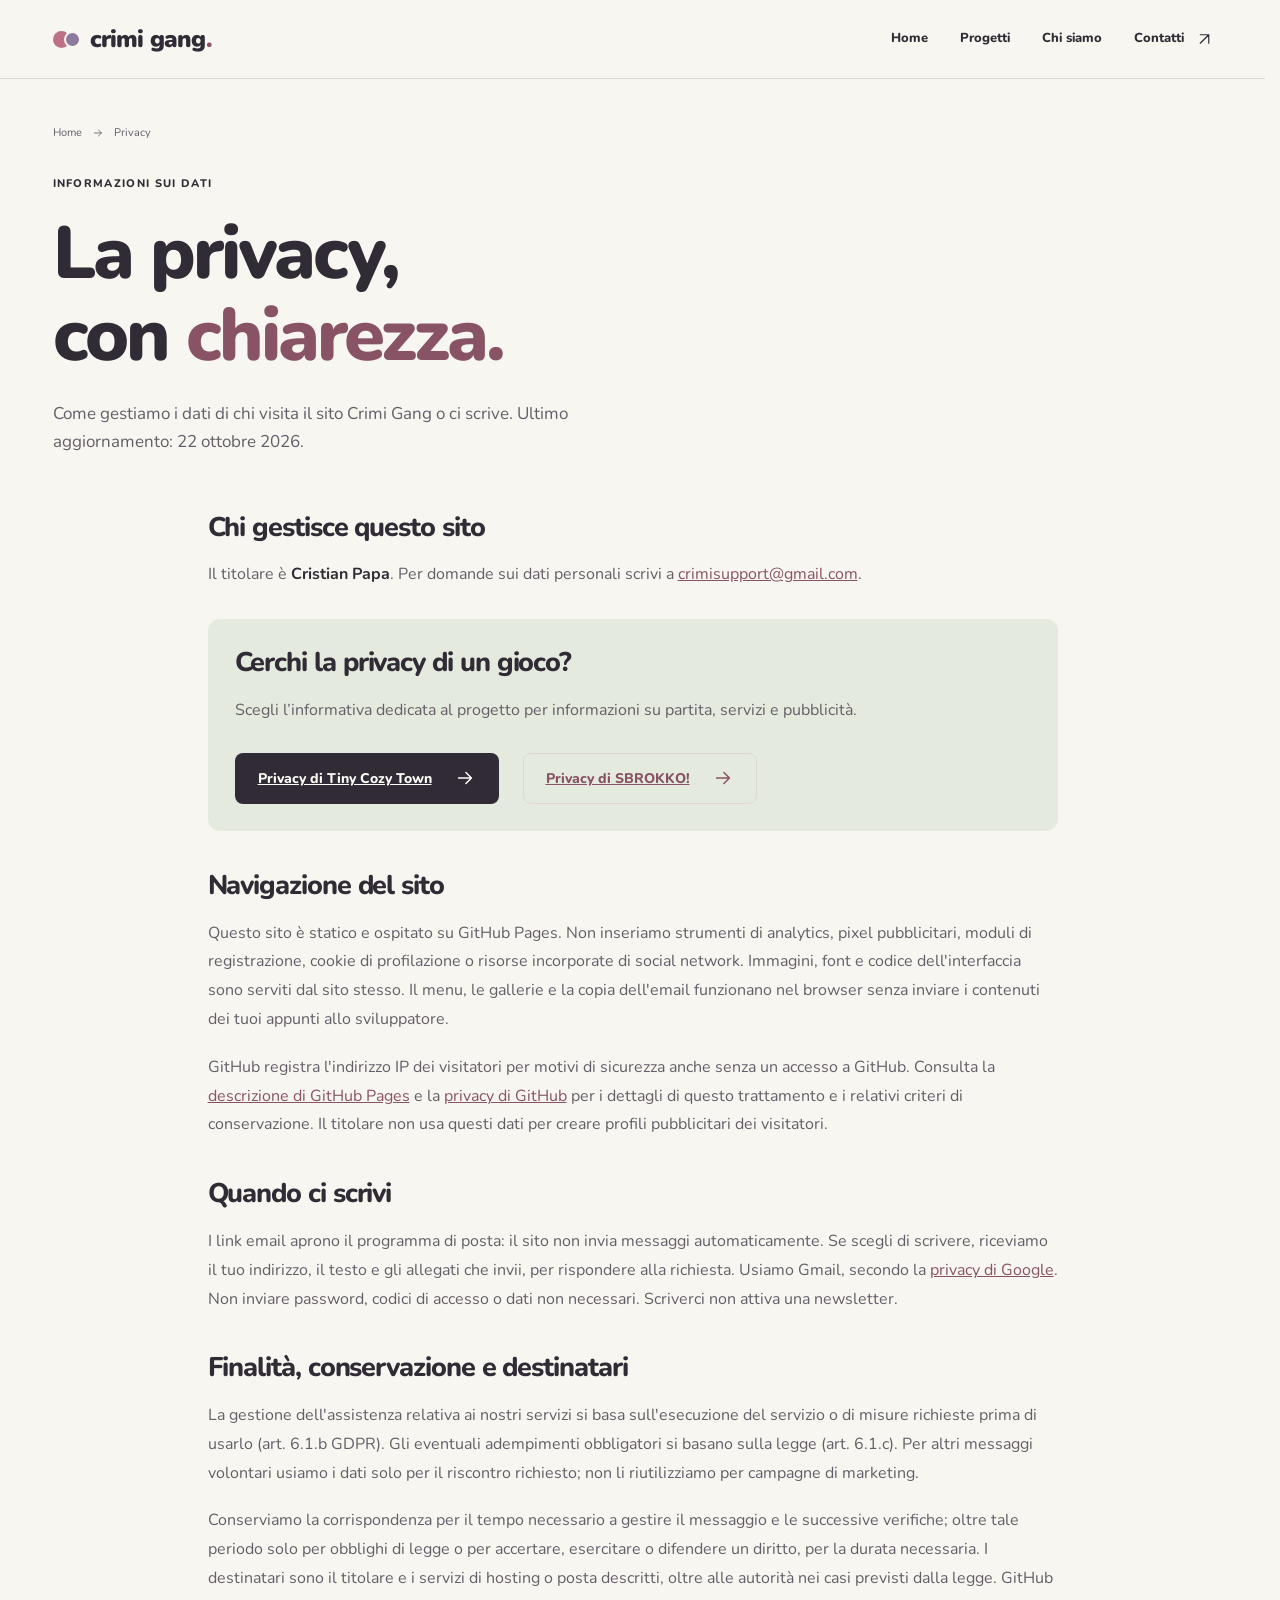
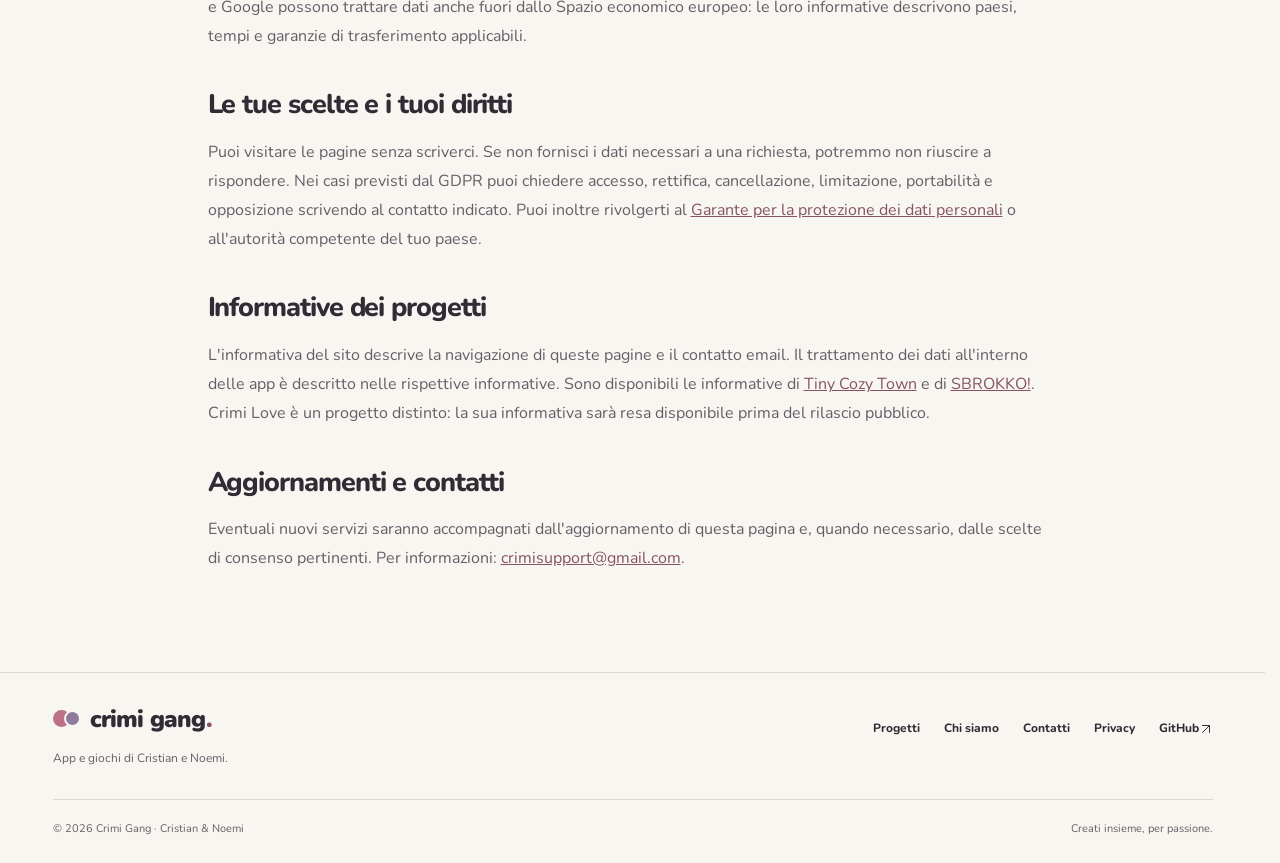
<file: privacy.html>
<!doctype html>
<html lang="it"><head><meta charset="utf-8"><meta name="viewport" content="width=device-width, initial-scale=1"><base href="./">
<title>Privacy del sito · Crimi Gang</title><meta name="description" content="Informativa privacy del sito Crimi Gang: navigazione su GitHub Pages, contatto email e diritti sui dati personali."><meta name="theme-color" content="#f8f6f1"><meta name="color-scheme" content="light"><link rel="icon" type="image/svg+xml" href="favicon.svg"><link rel="canonical" href="https://crimi-gang.github.io/privacy.html">
<meta property="og:type" content="website"><meta property="og:locale" content="it_IT"><meta property="og:site_name" content="Crimi Gang"><meta property="og:title" content="Privacy del sito · Crimi Gang"><meta property="og:description" content="Informativa privacy del sito Crimi Gang: navigazione su GitHub Pages, contatto email e diritti sui dati personali."><meta property="og:url" content="https://crimi-gang.github.io/privacy.html"><meta property="og:image" content="https://crimi-gang.github.io/town-cottage.png"><meta name="twitter:card" content="summary_large_image">
<link rel="preload" href="fonts-nunito-latin.woff2" as="font" type="font/woff2" crossorigin><script>document.documentElement.classList.add("js")</script><link rel="stylesheet" href="styles.css?v=52a7f4f98d"><script src="site.js?v=c9c8ce0846" defer></script><script type="application/ld+json">{"@context": "https://schema.org", "@type": "WebSite", "name": "Crimi Gang", "url": "https://crimi-gang.github.io", "inLanguage": "it", "description": "App, giochi e idee di Cristian e Noemi, creati insieme per passione."}</script></head>
<body class="page-privacy"><a class="skip-link" href="privacy.html#main">Vai al contenuto</a><header class="site-header"><div class="header-inner wrap"><a class="brand" href="./" aria-label="Crimi Gang, home"><span class="brand-mark" aria-hidden="true"><i></i><i></i></span><span>crimi gang<span class="dot">.</span></span></a><button class="menu-toggle" aria-label="Apri menu" aria-controls="main-nav" aria-expanded="false"><svg class="" viewBox="0 0 24 24" fill="none" stroke="currentColor" stroke-width="1.65" stroke-linecap="round" stroke-linejoin="round" aria-hidden="true"><path d="M4 7h16M4 12h16M4 17h16"/></svg></button><nav class="nav" id="main-nav" aria-label="Navigazione principale"><a href="./">Home</a><a href="progetti.html">Progetti</a><a href="chi-siamo.html">Chi siamo</a><a class="nav-contact" href="contatti.html" >Contatti<svg class="" viewBox="0 0 24 24" fill="none" stroke="currentColor" stroke-width="1.65" stroke-linecap="round" stroke-linejoin="round" aria-hidden="true"><path d="M6 18 18 6M6 6h12v12"/></svg></a></nav></div></header>
<main id="main"><section class="page-intro wrap"><nav class="breadcrumb" aria-label="Percorso"><a href="./">Home</a><svg class="" viewBox="0 0 24 24" fill="none" stroke="currentColor" stroke-width="1.65" stroke-linecap="round" stroke-linejoin="round" aria-hidden="true"><path d="M5 12h14m-6-6 6 6-6 6"/></svg><span aria-current="page">Privacy</span></nav><div class="eyebrow">Informazioni sui dati</div><h1>La privacy,<br>con <span class="accent">chiarezza.</span></h1><p>Come gestiamo i dati di chi visita il sito Crimi Gang o ci scrive. Ultimo aggiornamento: 22 ottobre 2026.</p></section>
<article class="privacy-copy privacy-site wrap"><h2>Chi gestisce questo sito</h2><p>Il titolare è <strong>Cristian Papa</strong>. Per domande sui dati personali scrivi a <a href="mailto:crimisupport@gmail.com">crimisupport@gmail.com</a>.</p>
<div class="privacy-callout"><h2>Cerchi la privacy di un gioco?</h2><p>Scegli l’informativa dedicata al progetto per informazioni su partita, servizi e pubblicità.</p><div class="hero-actions"><a class="button primary" href="privacy-tiny-cozy-town.html">Privacy di Tiny Cozy Town<svg class="" viewBox="0 0 24 24" fill="none" stroke="currentColor" stroke-width="1.65" stroke-linecap="round" stroke-linejoin="round" aria-hidden="true"><path d="M5 12h14m-6-6 6 6-6 6"/></svg></a><a class="button secondary" href="privacy-sbrokko.html">Privacy di SBROKKO!<svg class="" viewBox="0 0 24 24" fill="none" stroke="currentColor" stroke-width="1.65" stroke-linecap="round" stroke-linejoin="round" aria-hidden="true"><path d="M5 12h14m-6-6 6 6-6 6"/></svg></a></div></div>
<h2>Navigazione del sito</h2><p>Questo sito è statico e ospitato su GitHub Pages. Non inseriamo strumenti di analytics, pixel pubblicitari, moduli di registrazione, cookie di profilazione o risorse incorporate di social network. Immagini, font e codice dell'interfaccia sono serviti dal sito stesso. Il menu, le gallerie e la copia dell'email funzionano nel browser senza inviare i contenuti dei tuoi appunti allo sviluppatore.</p><p>GitHub registra l'indirizzo IP dei visitatori per motivi di sicurezza anche senza un accesso a GitHub. Consulta la <a href="https://docs.github.com/en/pages/getting-started-with-github-pages/what-is-github-pages#data-collection">descrizione di GitHub Pages</a> e la <a href="https://docs.github.com/en/site-policy/privacy-policies/github-general-privacy-statement">privacy di GitHub</a> per i dettagli di questo trattamento e i relativi criteri di conservazione. Il titolare non usa questi dati per creare profili pubblicitari dei visitatori.</p>
<h2>Quando ci scrivi</h2><p>I link email aprono il programma di posta: il sito non invia messaggi automaticamente. Se scegli di scrivere, riceviamo il tuo indirizzo, il testo e gli allegati che invii, per rispondere alla richiesta. Usiamo Gmail, secondo la <a href="https://policies.google.com/privacy">privacy di Google</a>. Non inviare password, codici di accesso o dati non necessari. Scriverci non attiva una newsletter.</p>
<h2>Finalità, conservazione e destinatari</h2><p>La gestione dell'assistenza relativa ai nostri servizi si basa sull'esecuzione del servizio o di misure richieste prima di usarlo (art. 6.1.b GDPR). Gli eventuali adempimenti obbligatori si basano sulla legge (art. 6.1.c). Per altri messaggi volontari usiamo i dati solo per il riscontro richiesto; non li riutilizziamo per campagne di marketing.</p><p>Conserviamo la corrispondenza per il tempo necessario a gestire il messaggio e le successive verifiche; oltre tale periodo solo per obblighi di legge o per accertare, esercitare o difendere un diritto, per la durata necessaria. I destinatari sono il titolare e i servizi di hosting o posta descritti, oltre alle autorità nei casi previsti dalla legge. GitHub e Google possono trattare dati anche fuori dallo Spazio economico europeo: le loro informative descrivono paesi, tempi e garanzie di trasferimento applicabili.</p>
<h2>Le tue scelte e i tuoi diritti</h2><p>Puoi visitare le pagine senza scriverci. Se non fornisci i dati necessari a una richiesta, potremmo non riuscire a rispondere. Nei casi previsti dal GDPR puoi chiedere accesso, rettifica, cancellazione, limitazione, portabilità e opposizione scrivendo al contatto indicato. Puoi inoltre rivolgerti al <a href="https://www.garanteprivacy.it/home/i-miei-diritti/diritti">Garante per la protezione dei dati personali</a> o all'autorità competente del tuo paese.</p>
<h2>Informative dei progetti</h2><p>L'informativa del sito descrive la navigazione di queste pagine e il contatto email. Il trattamento dei dati all'interno delle app è descritto nelle rispettive informative. Sono disponibili le informative di <a href="privacy-tiny-cozy-town.html">Tiny Cozy Town</a> e di <a href="privacy-sbrokko.html">SBROKKO!</a>. Crimi Love è un progetto distinto: la sua informativa sarà resa disponibile prima del rilascio pubblico.</p>
<h2>Aggiornamenti e contatti</h2><p>Eventuali nuovi servizi saranno accompagnati dall'aggiornamento di questa pagina e, quando necessario, dalle scelte di consenso pertinenti. Per informazioni: <a href="mailto:crimisupport@gmail.com">crimisupport@gmail.com</a>.</p></article></main>
<footer class="site-footer"><div class="wrap"><div class="footer-top"><div><a class="brand" href="./"><span class="brand-mark" aria-hidden="true"><i></i><i></i></span><span>crimi gang<span class="dot">.</span></span></a><p>App e giochi di Cristian e Noemi.</p></div><nav class="footer-links" aria-label="Link nel footer"><a href="progetti.html">Progetti</a><a href="chi-siamo.html">Chi siamo</a><a href="contatti.html">Contatti</a><a href="privacy.html">Privacy</a><a href="https://github.com/crimi-gang" target="_blank" rel="noopener noreferrer">GitHub <svg class="" viewBox="0 0 24 24" fill="none" stroke="currentColor" stroke-width="1.65" stroke-linecap="round" stroke-linejoin="round" aria-hidden="true"><path d="M6 18 18 6M6 6h12v12"/></svg></a></nav></div><div class="footer-bottom"><span>© 2026 Crimi Gang · Cristian &amp; Noemi</span><span>Creati insieme, per passione.</span></div></div></footer></body></html>
</file>
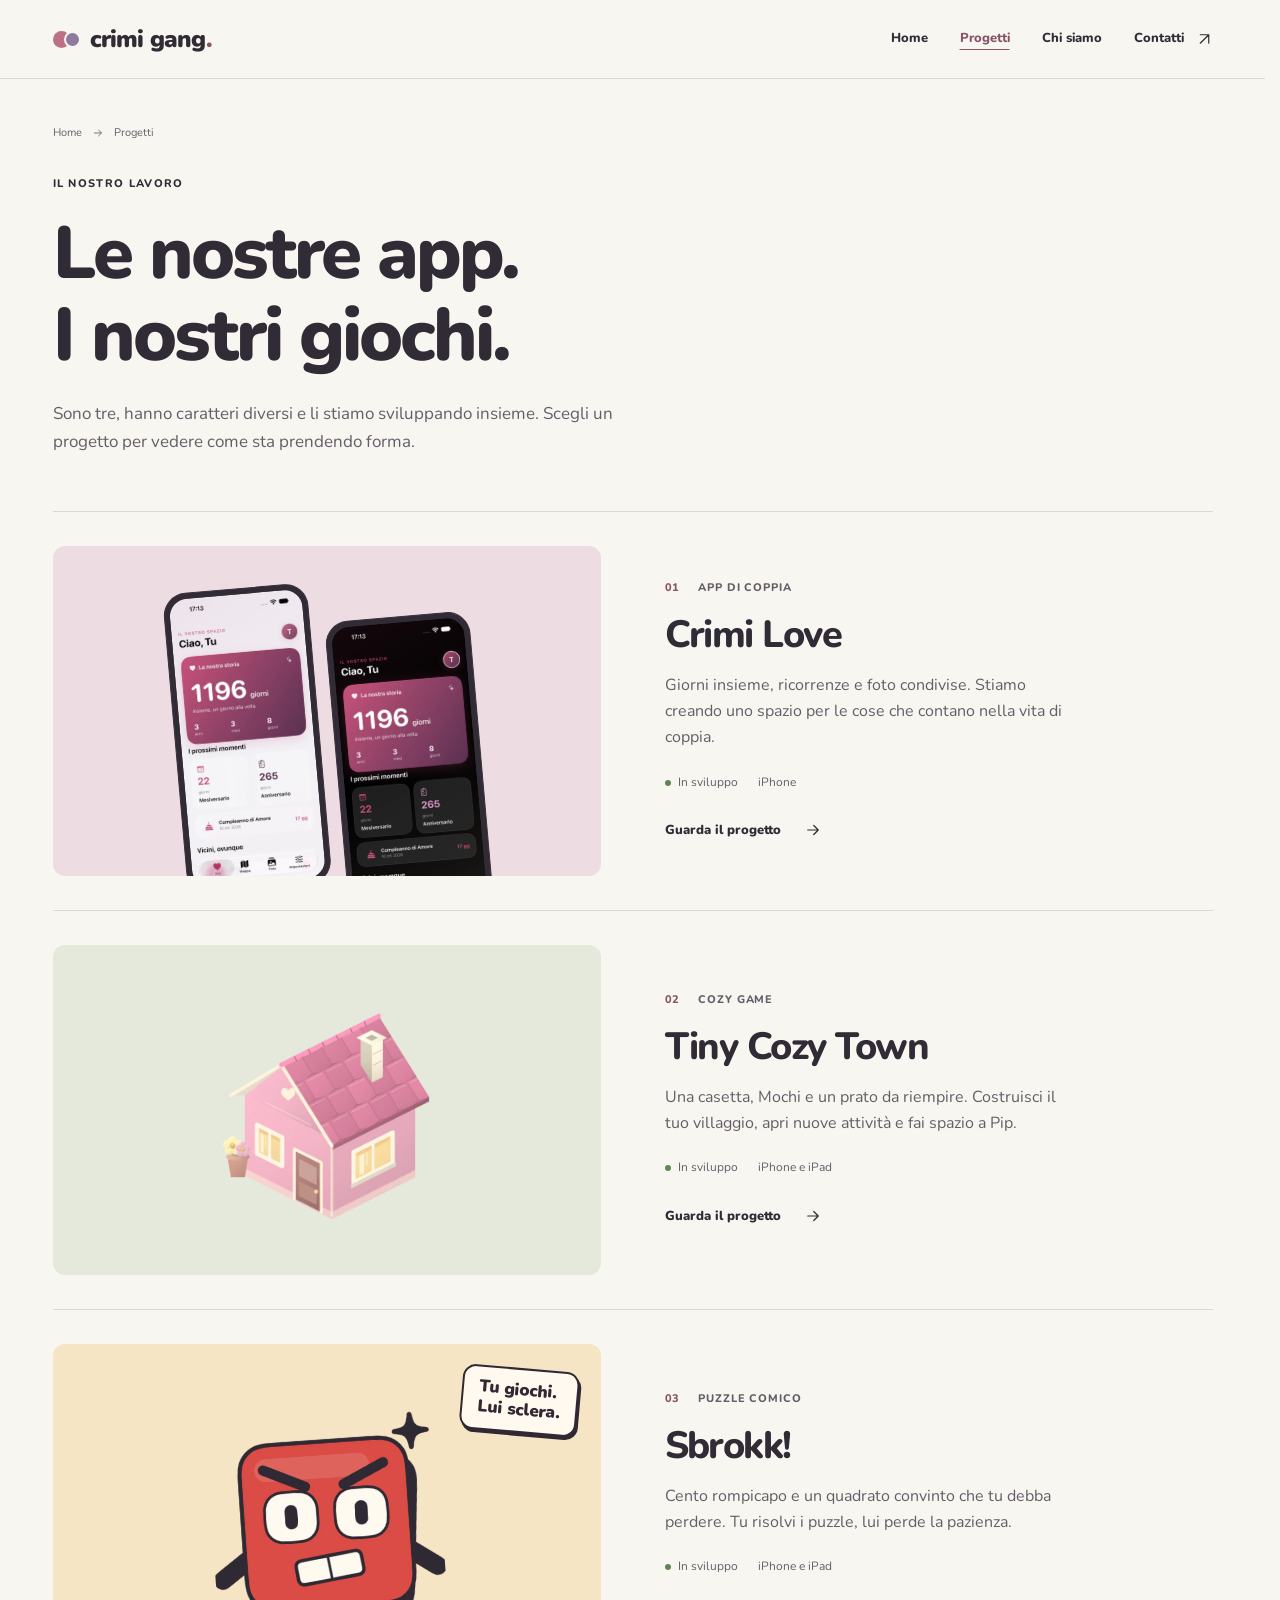
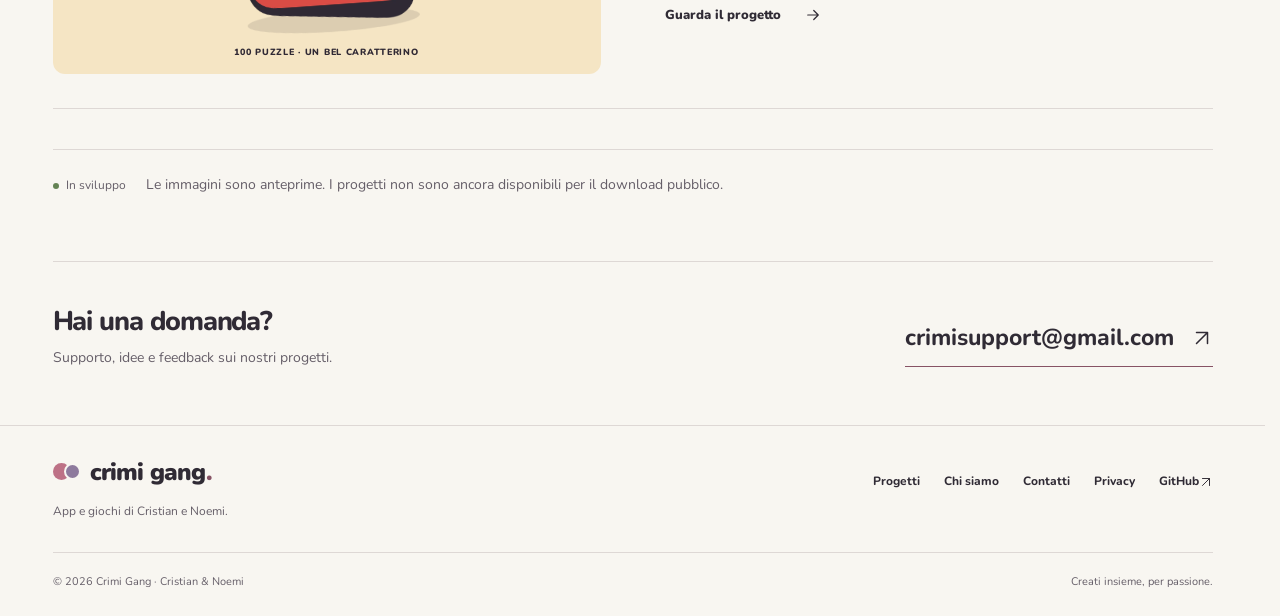
<file: progetti.html>
<!doctype html>
<html lang="it"><head><meta charset="utf-8"><meta name="viewport" content="width=device-width, initial-scale=1"><base href="./">
<title>I nostri progetti · Crimi Gang</title><meta name="description" content="Esplora Crimi Love, Tiny Cozy Town e Sbrokk!: tre progetti in sviluppo, creati da Cristian e Noemi per passione."><meta name="theme-color" content="#f8f6f1"><meta name="color-scheme" content="light"><link rel="icon" type="image/svg+xml" href="favicon.svg"><link rel="canonical" href="https://crimi-gang.github.io/progetti.html">
<meta property="og:type" content="website"><meta property="og:locale" content="it_IT"><meta property="og:site_name" content="Crimi Gang"><meta property="og:title" content="I nostri progetti · Crimi Gang"><meta property="og:description" content="Esplora Crimi Love, Tiny Cozy Town e Sbrokk!: tre progetti in sviluppo, creati da Cristian e Noemi per passione."><meta property="og:url" content="https://crimi-gang.github.io/progetti.html"><meta property="og:image" content="https://crimi-gang.github.io/town-cottage.png"><meta name="twitter:card" content="summary_large_image">
<link rel="preload" href="fonts-nunito-latin.woff2" as="font" type="font/woff2" crossorigin><script>document.documentElement.classList.add("js")</script><link rel="stylesheet" href="styles.css?v=52a7f4f98d"><script src="site.js?v=c9c8ce0846" defer></script><script type="application/ld+json">{"@context": "https://schema.org", "@type": "WebSite", "name": "Crimi Gang", "url": "https://crimi-gang.github.io", "inLanguage": "it", "description": "App, giochi e idee di Cristian e Noemi, creati insieme per passione."}</script></head>
<body class="page-progetti"><a class="skip-link" href="progetti.html#main">Vai al contenuto</a><header class="site-header"><div class="header-inner wrap"><a class="brand" href="./" aria-label="Crimi Gang, home"><span class="brand-mark" aria-hidden="true"><i></i><i></i></span><span>crimi gang<span class="dot">.</span></span></a><button class="menu-toggle" aria-label="Apri menu" aria-controls="main-nav" aria-expanded="false"><svg class="" viewBox="0 0 24 24" fill="none" stroke="currentColor" stroke-width="1.65" stroke-linecap="round" stroke-linejoin="round" aria-hidden="true"><path d="M4 7h16M4 12h16M4 17h16"/></svg></button><nav class="nav" id="main-nav" aria-label="Navigazione principale"><a href="./">Home</a><a href="progetti.html" aria-current="page">Progetti</a><a href="chi-siamo.html">Chi siamo</a><a class="nav-contact" href="contatti.html" >Contatti<svg class="" viewBox="0 0 24 24" fill="none" stroke="currentColor" stroke-width="1.65" stroke-linecap="round" stroke-linejoin="round" aria-hidden="true"><path d="M6 18 18 6M6 6h12v12"/></svg></a></nav></div></header>
<main id="main"><section class="page-intro wrap"><nav class="breadcrumb" aria-label="Percorso"><a href="./">Home</a><svg class="" viewBox="0 0 24 24" fill="none" stroke="currentColor" stroke-width="1.65" stroke-linecap="round" stroke-linejoin="round" aria-hidden="true"><path d="M5 12h14m-6-6 6 6-6 6"/></svg><span aria-current="page">Progetti</span></nav><div class="eyebrow">Il nostro lavoro</div><h1>Le nostre app.<br>I nostri giochi.</h1><p>Sono tre, hanno caratteri diversi e li stiamo sviluppando insieme. Scegli un progetto per vedere come sta prendendo forma.</p></section><section class="projects-page wrap" aria-label="I nostri progetti"><div class="project-grid"><a class="project-card" href="crimi-love.html" aria-label="Scopri Crimi Love"><div class="project-cover love"><div class="cover-phones"><div class="phone "><img src="love-home-light-471.webp?v=4794680148" srcset="love-home-light-320.webp?v=9a1593f96c 320w, love-home-light-471.webp?v=4794680148 471w" sizes="(max-width: 760px) 170px, 210px" data-full-src="love-home-light-471.webp?v=4794680148" alt="Crimi Love in tema chiaro" class="" loading="lazy" decoding="async" width="471" height="1024"></div><div class="phone "><img src="love-home-dark-471.webp?v=fa4e58ba8e" srcset="love-home-dark-320.webp?v=354321641e 320w, love-home-dark-471.webp?v=fa4e58ba8e 471w" sizes="(max-width: 760px) 170px, 210px" data-full-src="love-home-dark-471.webp?v=fa4e58ba8e" alt="Crimi Love in tema scuro" class="" loading="lazy" decoding="async" width="471" height="1024"></div></div></div><div class="project-caption"><div><div class="project-category"><span>01</span> App di coppia</div><h3>Crimi Love</h3><p>Giorni insieme, ricorrenze e foto condivise. Stiamo creando uno spazio per le cose che contano nella vita di coppia.</p><div class="project-meta"><span class="development-state">In sviluppo</span><span>iPhone</span></div><span class="project-open">Guarda il progetto <svg class="" viewBox="0 0 24 24" fill="none" stroke="currentColor" stroke-width="1.65" stroke-linecap="round" stroke-linejoin="round" aria-hidden="true"><path d="M5 12h14m-6-6 6 6-6 6"/></svg></span></div></div></a><a class="project-card" href="tiny-cozy-town.html" aria-label="Scopri Tiny Cozy Town"><div class="project-cover cozy"><img src="town-cottage-568.webp?v=0d314a872c" srcset="town-cottage-320.webp?v=13a7674115 320w, town-cottage-568.webp?v=0d314a872c 568w" sizes="(max-width: 760px) calc(100vw - 40px), 560px" data-full-src="town-cottage-568.webp?v=0d314a872c" alt="La casetta rosa di Tiny Cozy Town" class="cover-town" loading="lazy" decoding="async" width="568" height="636"></div><div class="project-caption"><div><div class="project-category"><span>02</span> Cozy game</div><h3>Tiny Cozy Town</h3><p>Una casetta, Mochi e un prato da riempire. Costruisci il tuo villaggio, apri nuove attività e fai spazio a Pip.</p><div class="project-meta"><span class="development-state">In sviluppo</span><span>iPhone e iPad</span></div><span class="project-open">Guarda il progetto <svg class="" viewBox="0 0 24 24" fill="none" stroke="currentColor" stroke-width="1.65" stroke-linecap="round" stroke-linejoin="round" aria-hidden="true"><path d="M5 12h14m-6-6 6 6-6 6"/></svg></span></div></div></a><a class="project-card" href="sbrokk.html" aria-label="Scopri Sbrokk!"><div class="project-cover sbrokk"><div class="sbrokk-art"><span class="sbrokk-bubble">Tu giochi.<br>Lui sclera.</span><img src="sbrokk-furious-640.webp?v=011f6cd793" srcset="sbrokk-furious-320.webp?v=e224ec63d3 320w, sbrokk-furious-640.webp?v=011f6cd793 640w, sbrokk-furious-720.webp?v=a9e4d10e0a 720w" sizes="(max-width: 760px) 270px, 350px" data-full-src="sbrokk-furious-720.webp?v=a9e4d10e0a" alt="Il protagonista di Sbrokk! con un’espressione furiosa" class="sbrokk-character" loading="lazy" decoding="async" width="720" height="720"><span class="sbrokk-stamp">100 PUZZLE · UN BEL CARATTERINO</span></div></div><div class="project-caption"><div><div class="project-category"><span>03</span> Puzzle comico</div><h3>Sbrokk!</h3><p>Cento rompicapo e un quadrato convinto che tu debba perdere. Tu risolvi i puzzle, lui perde la pazienza.</p><div class="project-meta"><span class="development-state">In sviluppo</span><span>iPhone e iPad</span></div><span class="project-open">Guarda il progetto <svg class="" viewBox="0 0 24 24" fill="none" stroke="currentColor" stroke-width="1.65" stroke-linecap="round" stroke-linejoin="round" aria-hidden="true"><path d="M5 12h14m-6-6 6 6-6 6"/></svg></span></div></div></a></div><div class="work-note"><span class="development-state">In sviluppo</span><p>Le immagini sono anteprime. I progetti non sono ancora disponibili per il download pubblico.</p></div></section><aside class="contact-band wrap"><div><h2>Hai una domanda?</h2><p>Supporto, idee e feedback sui nostri progetti.</p></div><a class="contact-address" href="mailto:crimisupport@gmail.com">crimisupport@gmail.com <svg class="" viewBox="0 0 24 24" fill="none" stroke="currentColor" stroke-width="1.65" stroke-linecap="round" stroke-linejoin="round" aria-hidden="true"><path d="M6 18 18 6M6 6h12v12"/></svg></a></aside></main>
<footer class="site-footer"><div class="wrap"><div class="footer-top"><div><a class="brand" href="./"><span class="brand-mark" aria-hidden="true"><i></i><i></i></span><span>crimi gang<span class="dot">.</span></span></a><p>App e giochi di Cristian e Noemi.</p></div><nav class="footer-links" aria-label="Link nel footer"><a href="progetti.html">Progetti</a><a href="chi-siamo.html">Chi siamo</a><a href="contatti.html">Contatti</a><a href="privacy.html">Privacy</a><a href="https://github.com/crimi-gang" target="_blank" rel="noopener noreferrer">GitHub <svg class="" viewBox="0 0 24 24" fill="none" stroke="currentColor" stroke-width="1.65" stroke-linecap="round" stroke-linejoin="round" aria-hidden="true"><path d="M6 18 18 6M6 6h12v12"/></svg></a></nav></div><div class="footer-bottom"><span>© 2026 Crimi Gang · Cristian &amp; Noemi</span><span>Creati insieme, per passione.</span></div></div></footer></body></html>
</file>
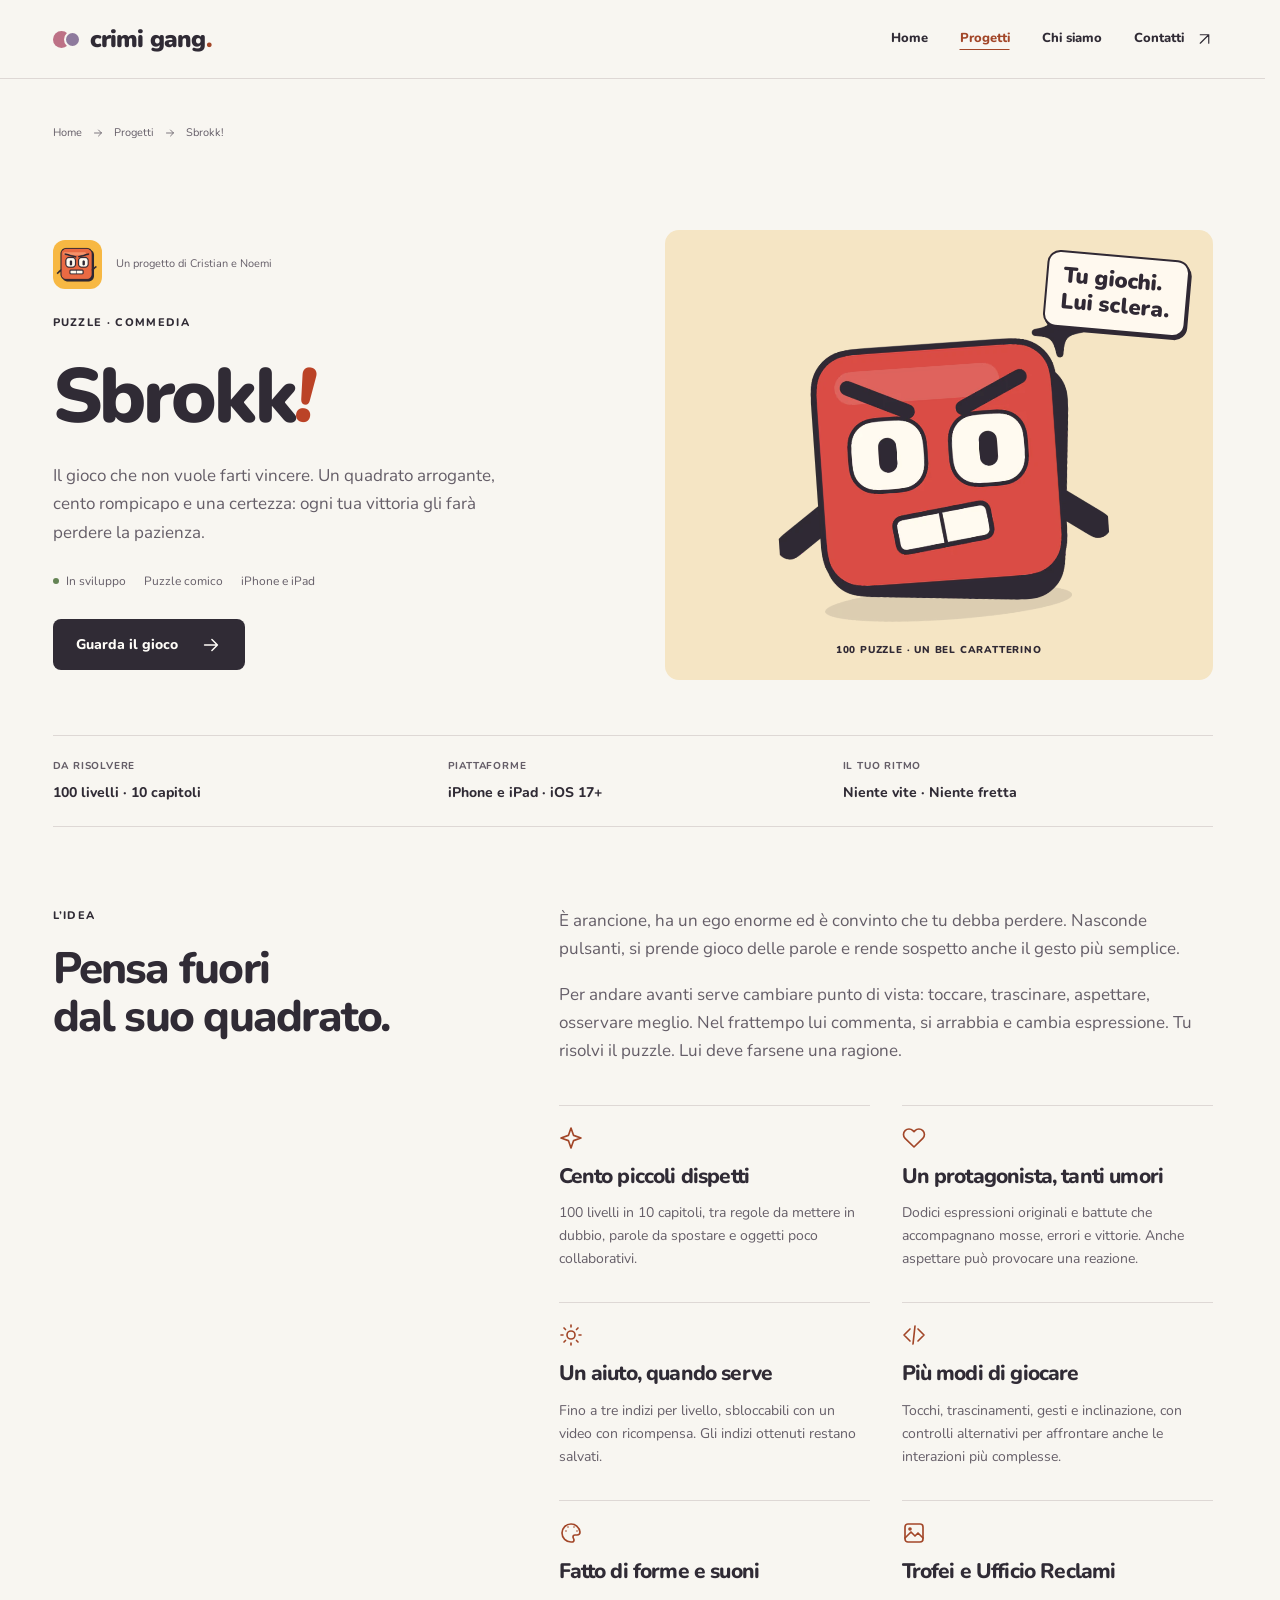
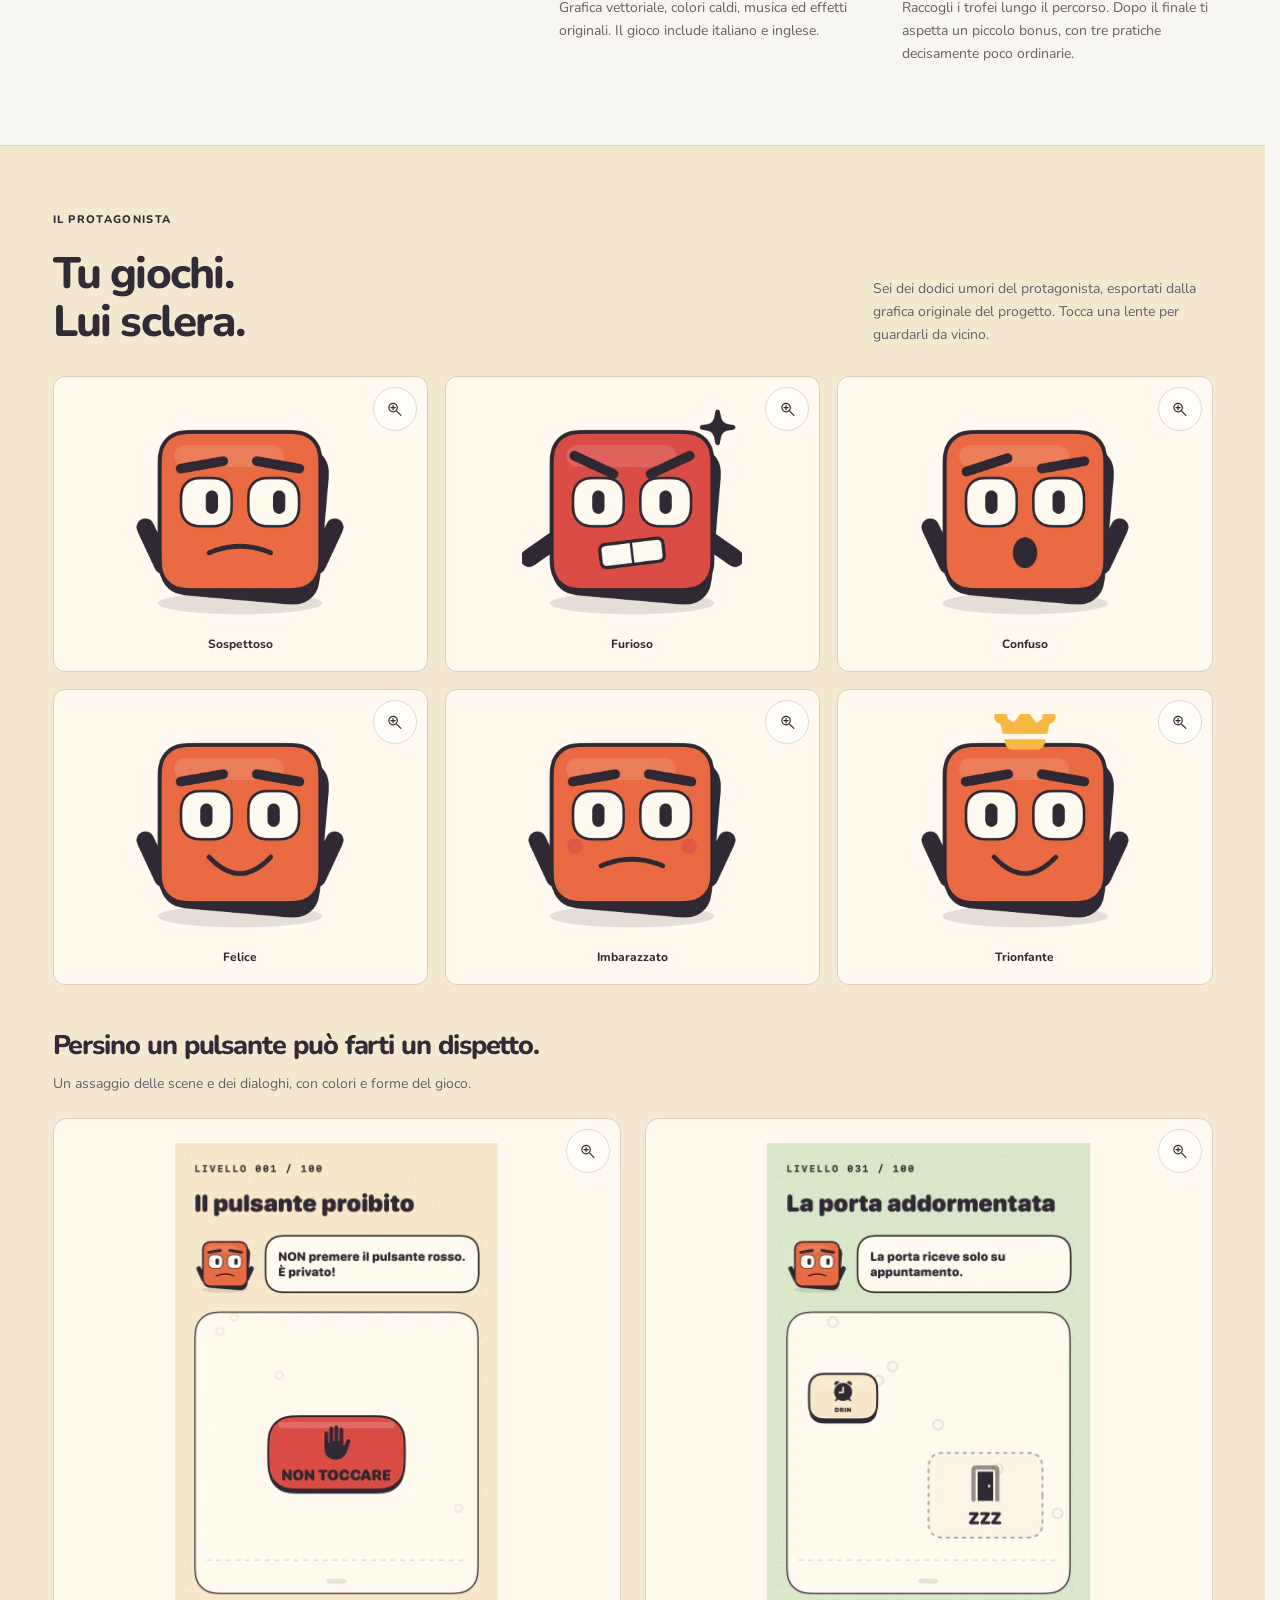
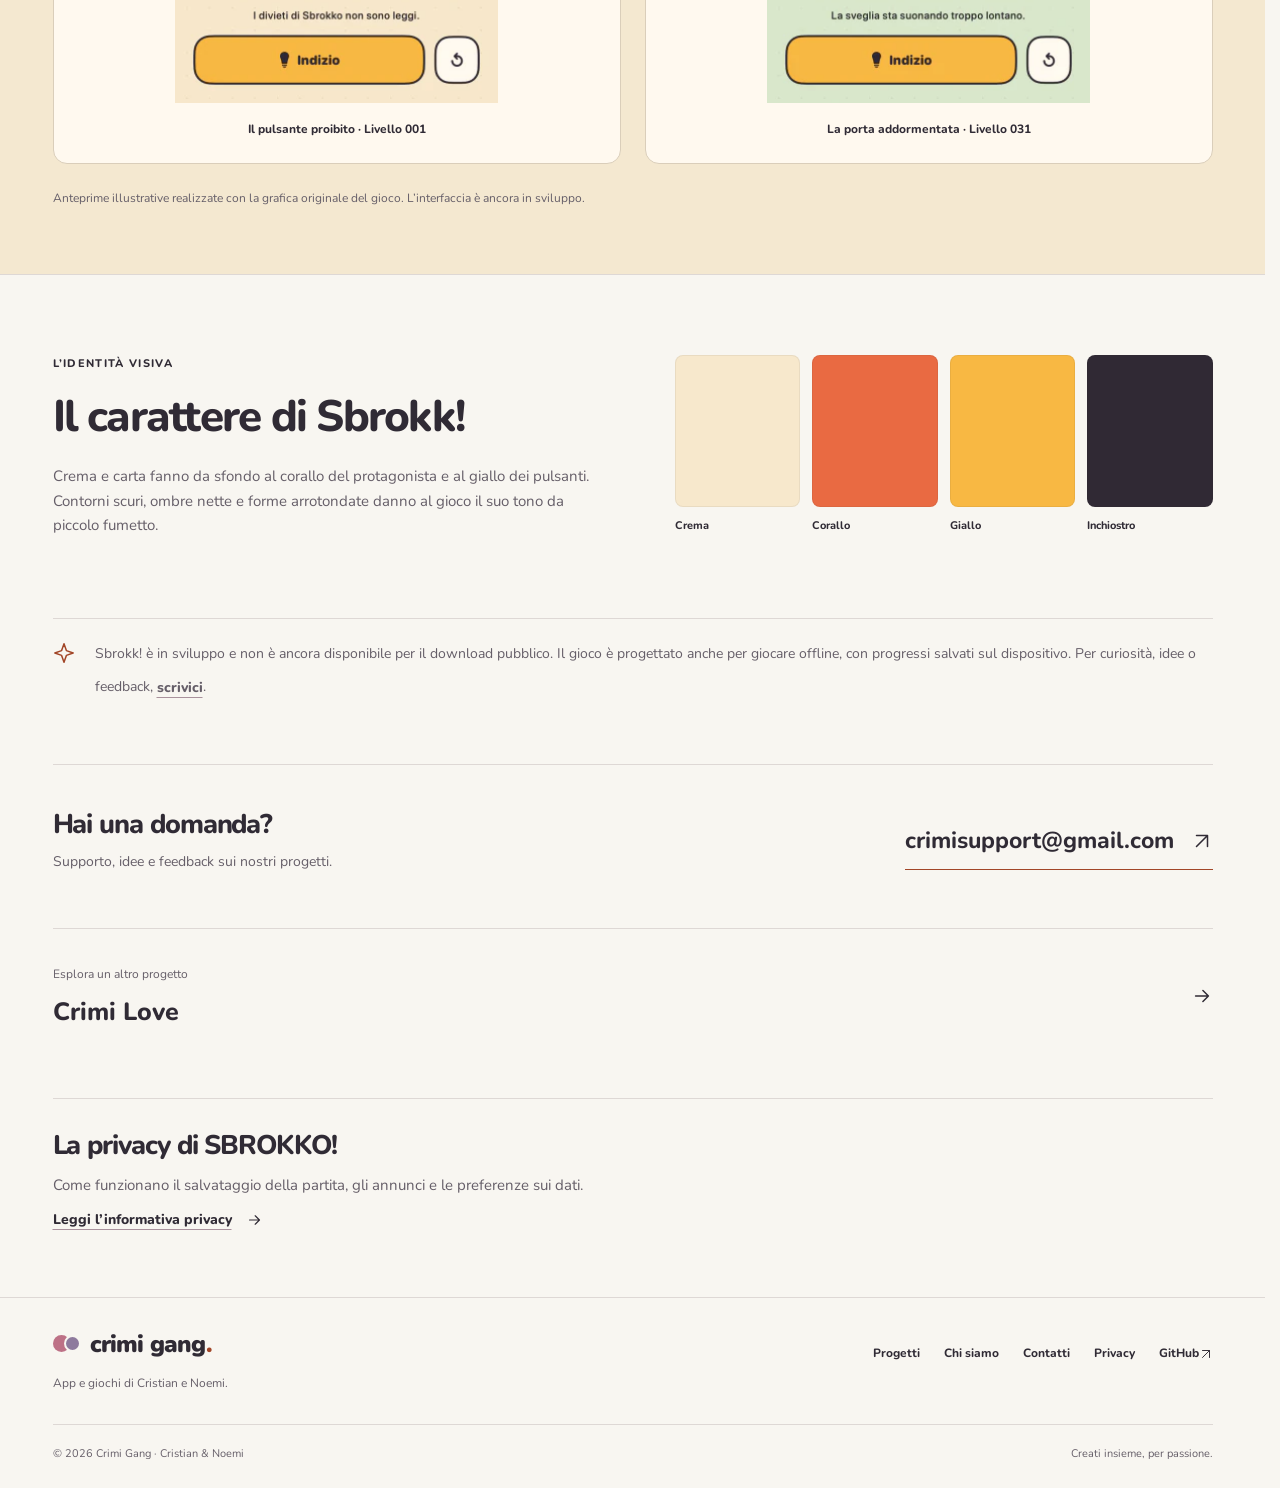
<file: sbrokk.html>
<!doctype html>
<html lang="it"><head><meta charset="utf-8"><meta name="viewport" content="width=device-width, initial-scale=1"><base href="./">
<title>Sbrokk! · Tu giochi. Lui sclera. | Crimi Gang</title><meta name="description" content="Un puzzle comico per iPhone e iPad: 100 livelli, 10 capitoli e un quadrato dal carattere impossibile. Scopri Sbrokk!, la grafica e le anteprime."><meta name="theme-color" content="#f8f6f1"><meta name="color-scheme" content="light"><link rel="icon" type="image/svg+xml" href="favicon.svg"><link rel="canonical" href="https://crimi-gang.github.io/sbrokk.html">
<meta property="og:type" content="website"><meta property="og:locale" content="it_IT"><meta property="og:site_name" content="Crimi Gang"><meta property="og:title" content="Sbrokk! · Tu giochi. Lui sclera. | Crimi Gang"><meta property="og:description" content="Un puzzle comico per iPhone e iPad: 100 livelli, 10 capitoli e un quadrato dal carattere impossibile. Scopri Sbrokk!, la grafica e le anteprime."><meta property="og:url" content="https://crimi-gang.github.io/sbrokk.html"><meta property="og:image" content="https://crimi-gang.github.io/sbrokk-icon.png"><meta name="twitter:card" content="summary_large_image">
<link rel="preload" href="fonts-nunito-latin.woff2" as="font" type="font/woff2" crossorigin><script>document.documentElement.classList.add("js")</script><link rel="stylesheet" href="styles.css?v=52a7f4f98d"><script src="site.js?v=c9c8ce0846" defer></script><script type="application/ld+json">{"@context": "https://schema.org", "@type": "WebSite", "name": "Crimi Gang", "url": "https://crimi-gang.github.io", "inLanguage": "it", "description": "App, giochi e idee di Cristian e Noemi, creati insieme per passione."}</script></head>
<body class="detail-sbrokk"><a class="skip-link" href="sbrokk.html#main">Vai al contenuto</a><header class="site-header"><div class="header-inner wrap"><a class="brand" href="./" aria-label="Crimi Gang, home"><span class="brand-mark" aria-hidden="true"><i></i><i></i></span><span>crimi gang<span class="dot">.</span></span></a><button class="menu-toggle" aria-label="Apri menu" aria-controls="main-nav" aria-expanded="false"><svg class="" viewBox="0 0 24 24" fill="none" stroke="currentColor" stroke-width="1.65" stroke-linecap="round" stroke-linejoin="round" aria-hidden="true"><path d="M4 7h16M4 12h16M4 17h16"/></svg></button><nav class="nav" id="main-nav" aria-label="Navigazione principale"><a href="./">Home</a><a href="progetti.html" aria-current="page">Progetti</a><a href="chi-siamo.html">Chi siamo</a><a class="nav-contact" href="contatti.html" >Contatti<svg class="" viewBox="0 0 24 24" fill="none" stroke="currentColor" stroke-width="1.65" stroke-linecap="round" stroke-linejoin="round" aria-hidden="true"><path d="M6 18 18 6M6 6h12v12"/></svg></a></nav></div></header>
<main id="main"><div class="page-intro wrap"><nav class="breadcrumb" aria-label="Percorso"><a href="./">Home</a><svg class="" viewBox="0 0 24 24" fill="none" stroke="currentColor" stroke-width="1.65" stroke-linecap="round" stroke-linejoin="round" aria-hidden="true"><path d="M5 12h14m-6-6 6 6-6 6"/></svg><a href="progetti.html">Progetti</a><svg class="" viewBox="0 0 24 24" fill="none" stroke="currentColor" stroke-width="1.65" stroke-linecap="round" stroke-linejoin="round" aria-hidden="true"><path d="M5 12h14m-6-6 6 6-6 6"/></svg><span aria-current="page">Sbrokk!</span></nav></div>
<section class="detail-hero wrap"><div><div class="app-identity"><img src="sbrokk-icon-640.webp?v=45a82bbf23" srcset="sbrokk-icon-320.webp?v=cd668d2911 320w, sbrokk-icon-640.webp?v=45a82bbf23 640w, sbrokk-icon-1024.webp?v=039e2daf44 1024w" sizes="55px" data-full-src="sbrokk-icon-1024.webp?v=039e2daf44" alt="Icona di Sbrokk!" class="" loading="lazy" decoding="async" width="1024" height="1024"><span>Un progetto di Cristian e Noemi</span></div><div class="eyebrow sbrokk-eyebrow">Puzzle · Commedia</div><h1>Sbrokk<span class="accent">!</span></h1><p class="lead">Il gioco che non vuole farti vincere. Un quadrato arrogante, cento rompicapo e una certezza: ogni tua vittoria gli farà perdere la pazienza.</p><div class="tags"><span class="tag"><span class="status-dot"></span>In sviluppo</span><span class="tag">Puzzle comico</span><span class="tag">iPhone e iPad</span></div><div class="hero-actions"><a class="button primary" href="sbrokk.html#galleria">Guarda il gioco<svg class="" viewBox="0 0 24 24" fill="none" stroke="currentColor" stroke-width="1.65" stroke-linecap="round" stroke-linejoin="round" aria-hidden="true"><path d="M5 12h14m-6-6 6 6-6 6"/></svg></a></div></div><div class="detail-visual sbrokk"><div class="sbrokk-art"><span class="sbrokk-bubble">Tu giochi.<br>Lui sclera.</span><img src="sbrokk-furious-640.webp?v=011f6cd793" srcset="sbrokk-furious-320.webp?v=e224ec63d3 320w, sbrokk-furious-640.webp?v=011f6cd793 640w, sbrokk-furious-720.webp?v=a9e4d10e0a 720w" sizes="(max-width: 760px) 270px, 350px" data-full-src="sbrokk-furious-720.webp?v=a9e4d10e0a" alt="Il protagonista di Sbrokk! con un’espressione furiosa" class="sbrokk-character" loading="eager" fetchpriority="high" decoding="async" width="720" height="720"><span class="sbrokk-stamp">100 PUZZLE · UN BEL CARATTERINO</span></div></div></section>
<dl class="detail-facts wrap"><div><dt>Da risolvere</dt><dd>100 livelli · 10 capitoli</dd></div><div><dt>Piattaforme</dt><dd>iPhone e iPad · iOS 17+</dd></div><div><dt>Il tuo ritmo</dt><dd>Niente vite · Niente fretta</dd></div></dl>
<section class="section editorial-grid wrap"><div><div class="eyebrow">L’idea</div><h2>Pensa fuori<br>dal suo quadrato.</h2></div><div><p>È arancione, ha un ego enorme ed è convinto che tu debba perdere. Nasconde pulsanti, si prende gioco delle parole e rende sospetto anche il gesto più semplice.</p><p>Per andare avanti serve cambiare punto di vista: toccare, trascinare, aspettare, osservare meglio. Nel frattempo lui commenta, si arrabbia e cambia espressione. Tu risolvi il puzzle. Lui deve farsene una ragione.</p><div class="feature-list"><article class="feature-item"><svg class="" viewBox="0 0 24 24" fill="none" stroke="currentColor" stroke-width="1.65" stroke-linecap="round" stroke-linejoin="round" aria-hidden="true"><path d="m12 2 2.6 7.4L22 12l-7.4 2.6L12 22l-2.6-7.4L2 12l7.4-2.6Z"/></svg><h3>Cento piccoli dispetti</h3><p>100 livelli in 10 capitoli, tra regole da mettere in dubbio, parole da spostare e oggetti poco collaborativi.</p></article><article class="feature-item"><svg class="" viewBox="0 0 24 24" fill="none" stroke="currentColor" stroke-width="1.65" stroke-linecap="round" stroke-linejoin="round" aria-hidden="true"><path d="M20.8 4.6a5.5 5.5 0 0 0-7.8 0L12 5.7l-1.1-1.1a5.5 5.5 0 0 0-7.8 7.8L12 21l8.8-8.6a5.5 5.5 0 0 0 0-7.8Z"/></svg><h3>Un protagonista, tanti umori</h3><p>Dodici espressioni originali e battute che accompagnano mosse, errori e vittorie. Anche aspettare può provocare una reazione.</p></article><article class="feature-item"><svg class="" viewBox="0 0 24 24" fill="none" stroke="currentColor" stroke-width="1.65" stroke-linecap="round" stroke-linejoin="round" aria-hidden="true"><circle cx="12" cy="12" r="4"/><path d="M12 2v2m0 16v2M2 12h2m16 0h2M5 5l1.5 1.5m11 11L19 19M5 19l1.5-1.5m11-11L19 5"/></svg><h3>Un aiuto, quando serve</h3><p>Fino a tre indizi per livello, sbloccabili con un video con ricompensa. Gli indizi ottenuti restano salvati.</p></article><article class="feature-item"><svg class="" viewBox="0 0 24 24" fill="none" stroke="currentColor" stroke-width="1.65" stroke-linecap="round" stroke-linejoin="round" aria-hidden="true"><path d="m8 6-6 6 6 6m8-12 6 6-6 6m-3-15-2 18"/></svg><h3>Più modi di giocare</h3><p>Tocchi, trascinamenti, gesti e inclinazione, con controlli alternativi per affrontare anche le interazioni più complesse.</p></article><article class="feature-item"><svg class="" viewBox="0 0 24 24" fill="none" stroke="currentColor" stroke-width="1.65" stroke-linecap="round" stroke-linejoin="round" aria-hidden="true"><path d="M12 3a9 9 0 1 0 0 18h1a2 2 0 0 0 2-2c0-1-1-2-1-3s1-2 2-2h2a3 3 0 0 0 3-3 9 9 0 0 0-9-8Z"/><path d="M7 10h.01M9 6h.01M15 6h.01M18 10h.01"/></svg><h3>Fatto di forme e suoni</h3><p>Grafica vettoriale, colori caldi, musica ed effetti originali. Il gioco include italiano e inglese.</p></article><article class="feature-item"><svg class="" viewBox="0 0 24 24" fill="none" stroke="currentColor" stroke-width="1.65" stroke-linecap="round" stroke-linejoin="round" aria-hidden="true"><rect x="3" y="3" width="18" height="18" rx="3"/><circle cx="8" cy="8" r="1"/><path d="m3 17 6-6 4 4 3-3 5 5"/></svg><h3>Trofei e Ufficio Reclami</h3><p>Raccogli i trofei lungo il percorso. Dopo il finale ti aspetta un piccolo bonus, con tre pratiche decisamente poco ordinarie.</p></article></div></div></section>
<section class="gallery-section sbrokk-gallery" id="galleria" aria-labelledby="sbrokk-gallery"><div class="wrap"><div class="gallery-header"><div><div class="eyebrow">Il protagonista</div><h2 id="sbrokk-gallery">Tu giochi.<br>Lui sclera.</h2></div><p>Sei dei dodici umori del protagonista, esportati dalla grafica originale del progetto. Tocca una lente per guardarli da vicino.</p></div><div class="texture-grid sbrokk-faces"><figure class="texture-item"><button class="texture-zoom" data-zoom hidden aria-label="Ingrandisci: Sospettoso"><svg class="" viewBox="0 0 24 24" fill="none" stroke="currentColor" stroke-width="1.65" stroke-linecap="round" stroke-linejoin="round" aria-hidden="true"><circle cx="10" cy="10" r="6"/><path d="m15 15 6 6M7 10h6m-3-3v6"/></svg></button><img src="sbrokk-suspicious-640.webp?v=8f1300eabb" srcset="sbrokk-suspicious-320.webp?v=922ac5b48e 320w, sbrokk-suspicious-640.webp?v=8f1300eabb 640w, sbrokk-suspicious-720.webp?v=83ed48b5d1 720w" sizes="(max-width: 760px) calc((100vw - 64px) / 2), 240px" data-full-src="sbrokk-suspicious-720.webp?v=83ed48b5d1" alt="Il protagonista di Sbrokk! — sospettoso" class="texture-image" loading="lazy" decoding="async" width="720" height="720"><figcaption>Sospettoso</figcaption></figure><figure class="texture-item"><button class="texture-zoom" data-zoom hidden aria-label="Ingrandisci: Furioso"><svg class="" viewBox="0 0 24 24" fill="none" stroke="currentColor" stroke-width="1.65" stroke-linecap="round" stroke-linejoin="round" aria-hidden="true"><circle cx="10" cy="10" r="6"/><path d="m15 15 6 6M7 10h6m-3-3v6"/></svg></button><img src="sbrokk-furious-640.webp?v=011f6cd793" srcset="sbrokk-furious-320.webp?v=e224ec63d3 320w, sbrokk-furious-640.webp?v=011f6cd793 640w, sbrokk-furious-720.webp?v=a9e4d10e0a 720w" sizes="(max-width: 760px) calc((100vw - 64px) / 2), 240px" data-full-src="sbrokk-furious-720.webp?v=a9e4d10e0a" alt="Il protagonista di Sbrokk! — furioso" class="texture-image" loading="lazy" decoding="async" width="720" height="720"><figcaption>Furioso</figcaption></figure><figure class="texture-item"><button class="texture-zoom" data-zoom hidden aria-label="Ingrandisci: Confuso"><svg class="" viewBox="0 0 24 24" fill="none" stroke="currentColor" stroke-width="1.65" stroke-linecap="round" stroke-linejoin="round" aria-hidden="true"><circle cx="10" cy="10" r="6"/><path d="m15 15 6 6M7 10h6m-3-3v6"/></svg></button><img src="sbrokk-confused-640.webp?v=361d37be3e" srcset="sbrokk-confused-320.webp?v=d5fa7cc77a 320w, sbrokk-confused-640.webp?v=361d37be3e 640w, sbrokk-confused-720.webp?v=85846e99a6 720w" sizes="(max-width: 760px) calc((100vw - 64px) / 2), 240px" data-full-src="sbrokk-confused-720.webp?v=85846e99a6" alt="Il protagonista di Sbrokk! — confuso" class="texture-image" loading="lazy" decoding="async" width="720" height="720"><figcaption>Confuso</figcaption></figure><figure class="texture-item"><button class="texture-zoom" data-zoom hidden aria-label="Ingrandisci: Felice"><svg class="" viewBox="0 0 24 24" fill="none" stroke="currentColor" stroke-width="1.65" stroke-linecap="round" stroke-linejoin="round" aria-hidden="true"><circle cx="10" cy="10" r="6"/><path d="m15 15 6 6M7 10h6m-3-3v6"/></svg></button><img src="sbrokk-happy-640.webp?v=c5a71bfe64" srcset="sbrokk-happy-320.webp?v=df01b05a93 320w, sbrokk-happy-640.webp?v=c5a71bfe64 640w, sbrokk-happy-720.webp?v=b92123dd72 720w" sizes="(max-width: 760px) calc((100vw - 64px) / 2), 240px" data-full-src="sbrokk-happy-720.webp?v=b92123dd72" alt="Il protagonista di Sbrokk! — felice" class="texture-image" loading="lazy" decoding="async" width="720" height="720"><figcaption>Felice</figcaption></figure><figure class="texture-item"><button class="texture-zoom" data-zoom hidden aria-label="Ingrandisci: Imbarazzato"><svg class="" viewBox="0 0 24 24" fill="none" stroke="currentColor" stroke-width="1.65" stroke-linecap="round" stroke-linejoin="round" aria-hidden="true"><circle cx="10" cy="10" r="6"/><path d="m15 15 6 6M7 10h6m-3-3v6"/></svg></button><img src="sbrokk-embarrassed-640.webp?v=98291bfa64" srcset="sbrokk-embarrassed-320.webp?v=f08dfd23fe 320w, sbrokk-embarrassed-640.webp?v=98291bfa64 640w, sbrokk-embarrassed-720.webp?v=cc6ae2c939 720w" sizes="(max-width: 760px) calc((100vw - 64px) / 2), 240px" data-full-src="sbrokk-embarrassed-720.webp?v=cc6ae2c939" alt="Il protagonista di Sbrokk! — imbarazzato" class="texture-image" loading="lazy" decoding="async" width="720" height="720"><figcaption>Imbarazzato</figcaption></figure><figure class="texture-item"><button class="texture-zoom" data-zoom hidden aria-label="Ingrandisci: Trionfante"><svg class="" viewBox="0 0 24 24" fill="none" stroke="currentColor" stroke-width="1.65" stroke-linecap="round" stroke-linejoin="round" aria-hidden="true"><circle cx="10" cy="10" r="6"/><path d="m15 15 6 6M7 10h6m-3-3v6"/></svg></button><img src="sbrokk-triumphant-640.webp?v=39abf1535f" srcset="sbrokk-triumphant-320.webp?v=0361d05249 320w, sbrokk-triumphant-640.webp?v=39abf1535f 640w, sbrokk-triumphant-720.webp?v=5901b94585 720w" sizes="(max-width: 760px) calc((100vw - 64px) / 2), 240px" data-full-src="sbrokk-triumphant-720.webp?v=5901b94585" alt="Il protagonista di Sbrokk! — trionfante" class="texture-image" loading="lazy" decoding="async" width="720" height="720"><figcaption>Trionfante</figcaption></figure></div><div class="texture-section"><div class="texture-section-head"><h3>Persino un pulsante può farti un dispetto.</h3><p>Un assaggio delle scene e dei dialoghi, con colori e forme del gioco.</p></div><div class="gallery-grid"><figure class="gallery-item "><button class="zoom-button" data-zoom hidden aria-label="Ingrandisci: Il pulsante proibito · Livello 001"><svg class="" viewBox="0 0 24 24" fill="none" stroke="currentColor" stroke-width="1.65" stroke-linecap="round" stroke-linejoin="round" aria-hidden="true"><circle cx="10" cy="10" r="6"/><path d="m15 15 6 6M7 10h6m-3-3v6"/></svg></button><img src="sbrokk-level-1-640.webp?v=cfe483a197" srcset="sbrokk-level-1-320.webp?v=8fe3fb0b49 320w, sbrokk-level-1-640.webp?v=cfe483a197 640w, sbrokk-level-1-800.webp?v=48822f8632 800w" sizes="(max-width: 760px) calc(100vw - 40px), 560px" data-full-src="sbrokk-level-1-800.webp?v=48822f8632" alt="Anteprima illustrativa del livello 001 Il pulsante proibito, con personaggio sospettoso e pulsante rosso Non toccare" class="" loading="lazy" decoding="async" width="800" height="1388"><figcaption>Il pulsante proibito · Livello 001</figcaption></figure><figure class="gallery-item "><button class="zoom-button" data-zoom hidden aria-label="Ingrandisci: La porta addormentata · Livello 031"><svg class="" viewBox="0 0 24 24" fill="none" stroke="currentColor" stroke-width="1.65" stroke-linecap="round" stroke-linejoin="round" aria-hidden="true"><circle cx="10" cy="10" r="6"/><path d="m15 15 6 6M7 10h6m-3-3v6"/></svg></button><img src="sbrokk-level-31-640.webp?v=a3f43bcfab" srcset="sbrokk-level-31-320.webp?v=28413f6260 320w, sbrokk-level-31-640.webp?v=a3f43bcfab 640w, sbrokk-level-31-800.webp?v=35e48cd3bd 800w" sizes="(max-width: 760px) calc(100vw - 40px), 560px" data-full-src="sbrokk-level-31-800.webp?v=35e48cd3bd" alt="Anteprima illustrativa del livello 031 La porta addormentata, con sveglia e porta che dorme" class="" loading="lazy" decoding="async" width="800" height="1388"><figcaption>La porta addormentata · Livello 031</figcaption></figure></div></div><p class="muted sbrokk-gallery-note">Anteprime illustrative realizzate con la grafica originale del gioco. L’interfaccia è ancora in sviluppo.</p></div></section>
<section class="section visual-identity wrap"><div><div class="eyebrow">L’identità visiva</div><h2>Il carattere di Sbrokk!</h2><p>Crema e carta fanno da sfondo al corallo del protagonista e al giallo dei pulsanti. Contorni scuri, ombre nette e forme arrotondate danno al gioco il suo tono da piccolo fumetto.</p></div><div><div class="palette"><div class="swatch" style="--swatch:#F7E8CC"><span>Crema</span></div><div class="swatch" style="--swatch:#E96A42"><span>Corallo</span></div><div class="swatch" style="--swatch:#F8B843"><span>Giallo</span></div><div class="swatch" style="--swatch:#302934"><span>Inchiostro</span></div></div></div></section>
<section class="wrap"><div class="work-note sbrokk-development"><svg class="" viewBox="0 0 24 24" fill="none" stroke="currentColor" stroke-width="1.65" stroke-linecap="round" stroke-linejoin="round" aria-hidden="true"><path d="m12 2 2.6 7.4L22 12l-7.4 2.6L12 22l-2.6-7.4L2 12l7.4-2.6Z"/></svg><p>Sbrokk! è in sviluppo e non è ancora disponibile per il download pubblico. Il gioco è progettato anche per giocare offline, con progressi salvati sul dispositivo. Per curiosità, idee o feedback, <a class="text-link" href="contatti.html">scrivici</a>.</p></div></section><aside class="contact-band wrap"><div><h2>Hai una domanda?</h2><p>Supporto, idee e feedback sui nostri progetti.</p></div><a class="contact-address" href="mailto:crimisupport@gmail.com">crimisupport@gmail.com <svg class="" viewBox="0 0 24 24" fill="none" stroke="currentColor" stroke-width="1.65" stroke-linecap="round" stroke-linejoin="round" aria-hidden="true"><path d="M6 18 18 6M6 6h12v12"/></svg></a></aside><a class="project-next wrap" href="crimi-love.html"><div><span>Esplora un altro progetto</span><strong>Crimi Love</strong></div><svg class="" viewBox="0 0 24 24" fill="none" stroke="currentColor" stroke-width="1.65" stroke-linecap="round" stroke-linejoin="round" aria-hidden="true"><path d="M5 12h14m-6-6 6 6-6 6"/></svg></a><section class="privacy-links wrap"><h2>La privacy di SBROKKO!</h2><p>Come funzionano il salvataggio della partita, gli annunci e le preferenze sui dati.</p><a class="text-link" href="privacy-sbrokko.html">Leggi l’informativa privacy<svg class="" viewBox="0 0 24 24" fill="none" stroke="currentColor" stroke-width="1.65" stroke-linecap="round" stroke-linejoin="round" aria-hidden="true"><path d="M5 12h14m-6-6 6 6-6 6"/></svg></a></section></main><dialog class="lightbox" aria-label="Galleria immagini"><button class="lightbox-close" aria-label="Chiudi immagine"><svg class="" viewBox="0 0 24 24" fill="none" stroke="currentColor" stroke-width="1.65" stroke-linecap="round" stroke-linejoin="round" aria-hidden="true"><path d="m6 6 12 12M6 18 18 6"/></svg></button><img alt=""><p></p></dialog>
<footer class="site-footer"><div class="wrap"><div class="footer-top"><div><a class="brand" href="./"><span class="brand-mark" aria-hidden="true"><i></i><i></i></span><span>crimi gang<span class="dot">.</span></span></a><p>App e giochi di Cristian e Noemi.</p></div><nav class="footer-links" aria-label="Link nel footer"><a href="progetti.html">Progetti</a><a href="chi-siamo.html">Chi siamo</a><a href="contatti.html">Contatti</a><a href="privacy.html">Privacy</a><a href="https://github.com/crimi-gang" target="_blank" rel="noopener noreferrer">GitHub <svg class="" viewBox="0 0 24 24" fill="none" stroke="currentColor" stroke-width="1.65" stroke-linecap="round" stroke-linejoin="round" aria-hidden="true"><path d="M6 18 18 6M6 6h12v12"/></svg></a></nav></div><div class="footer-bottom"><span>© 2026 Crimi Gang · Cristian &amp; Noemi</span><span>Creati insieme, per passione.</span></div></div></footer></body></html>
</file>
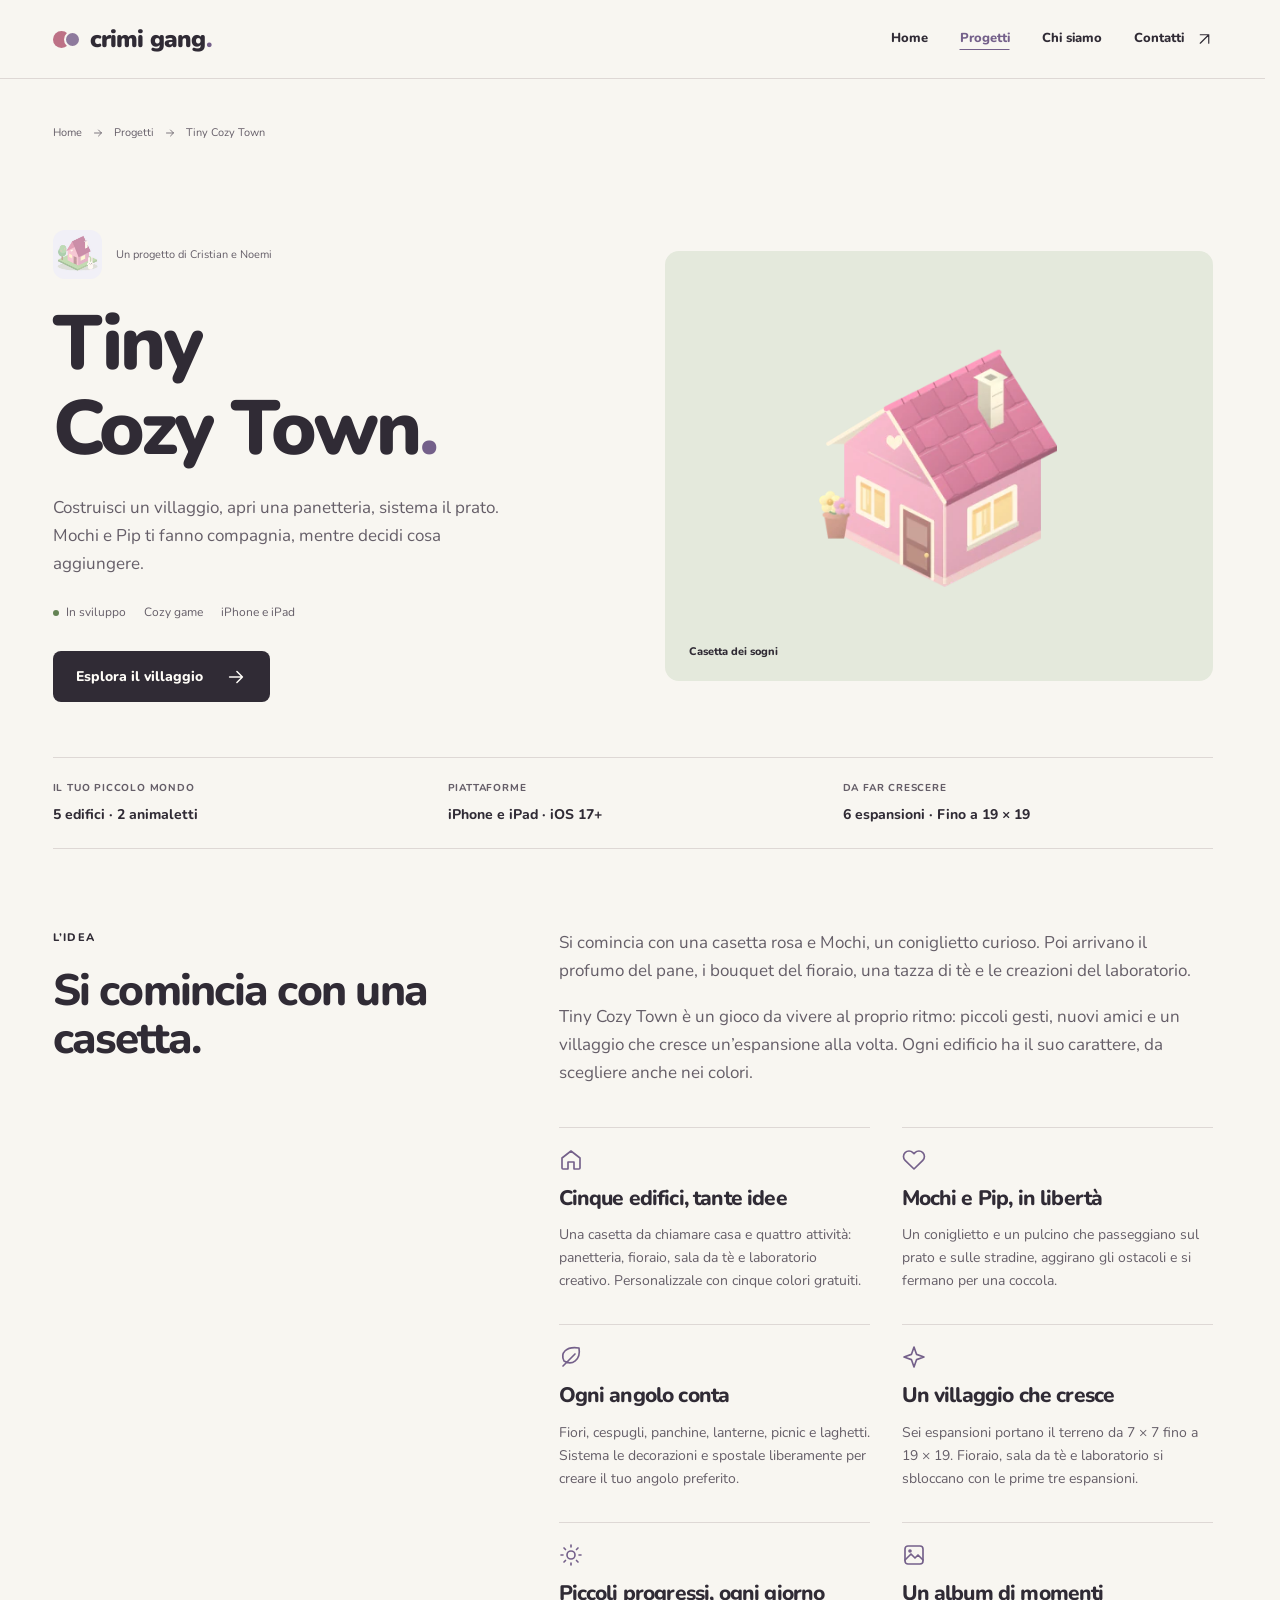
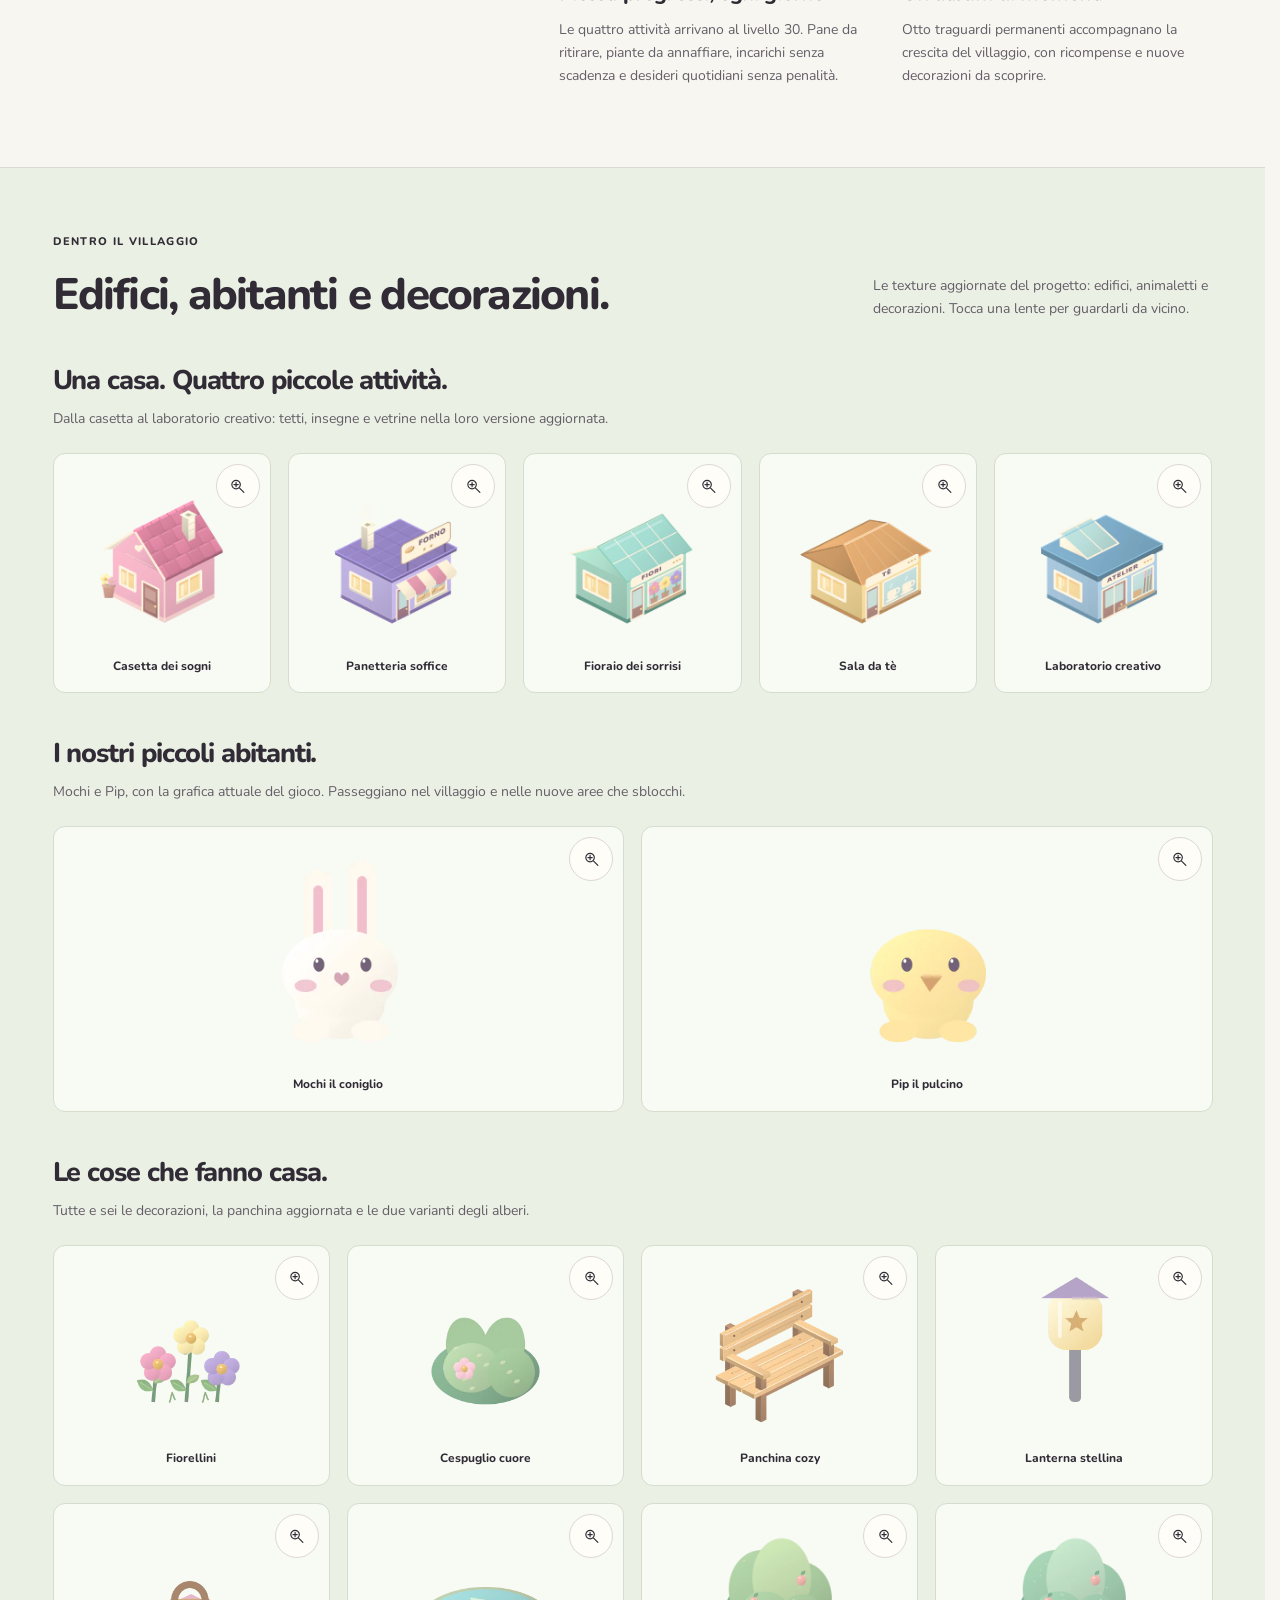
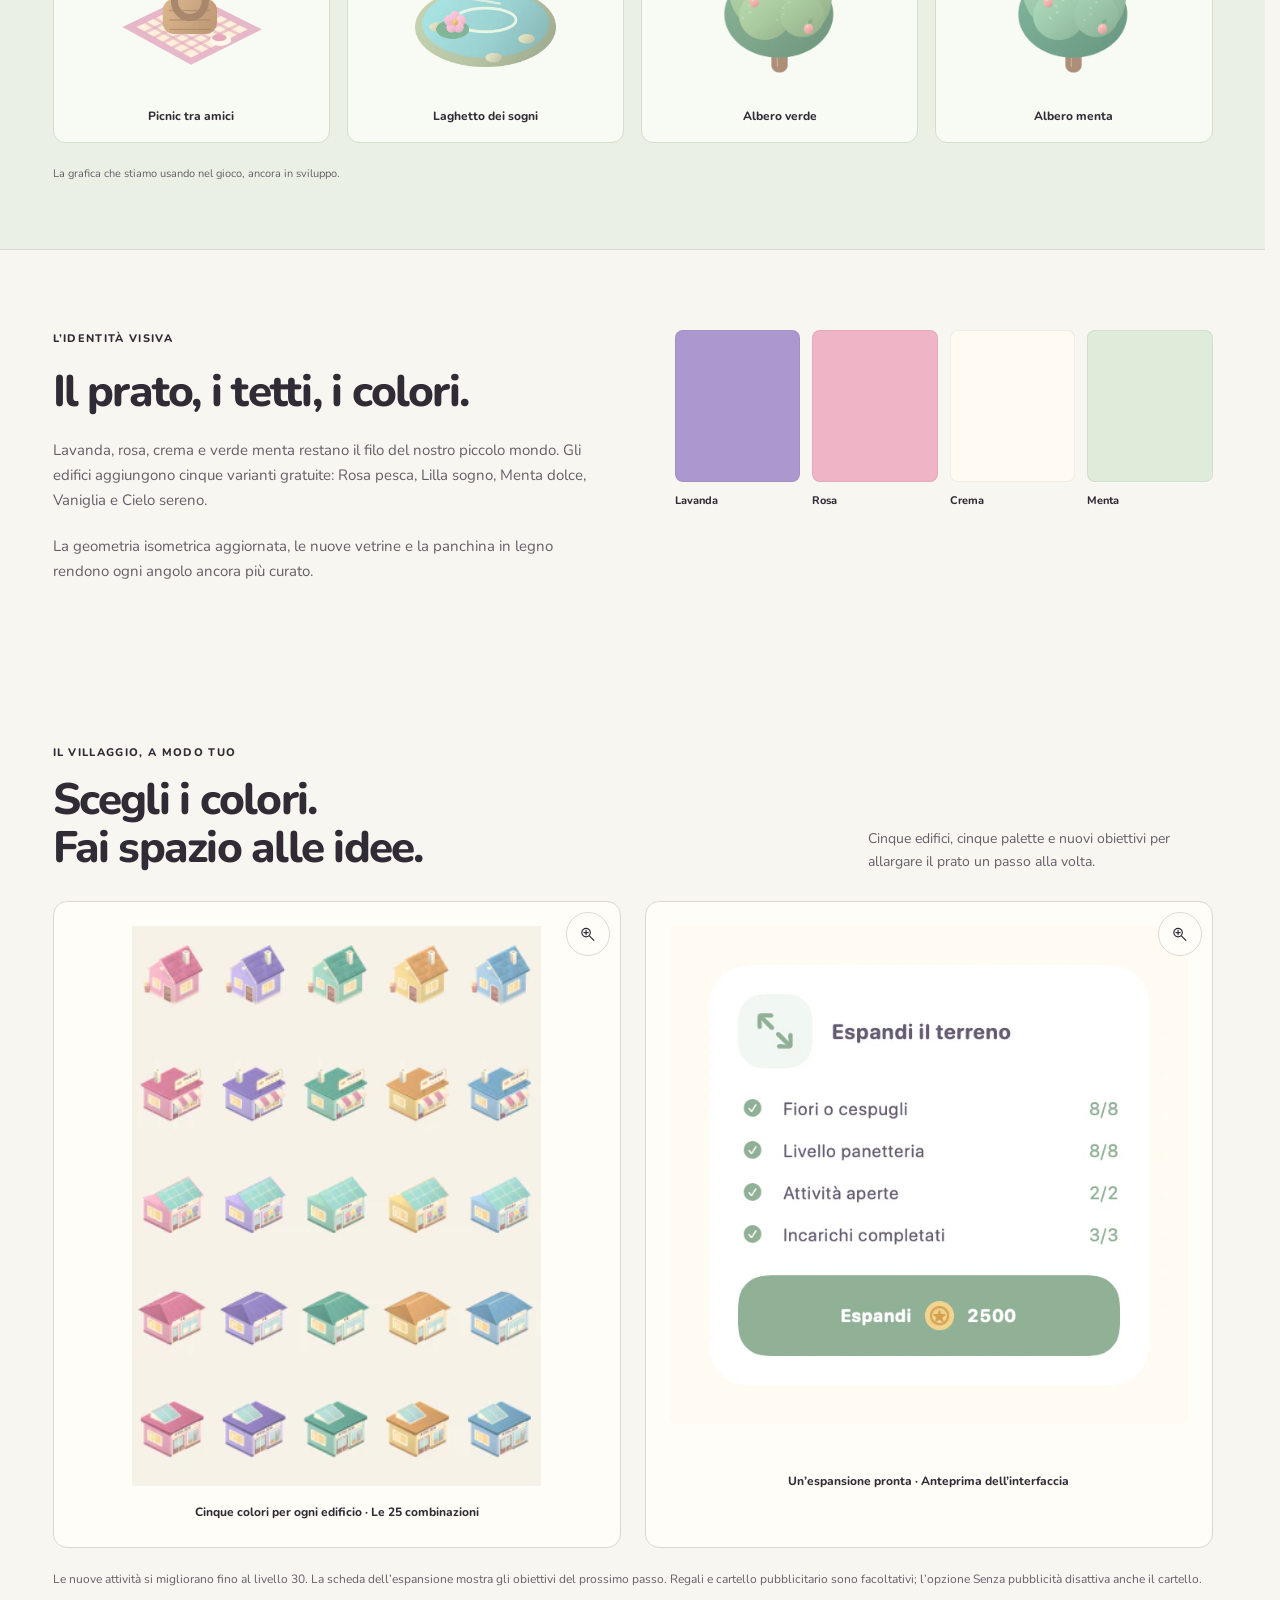
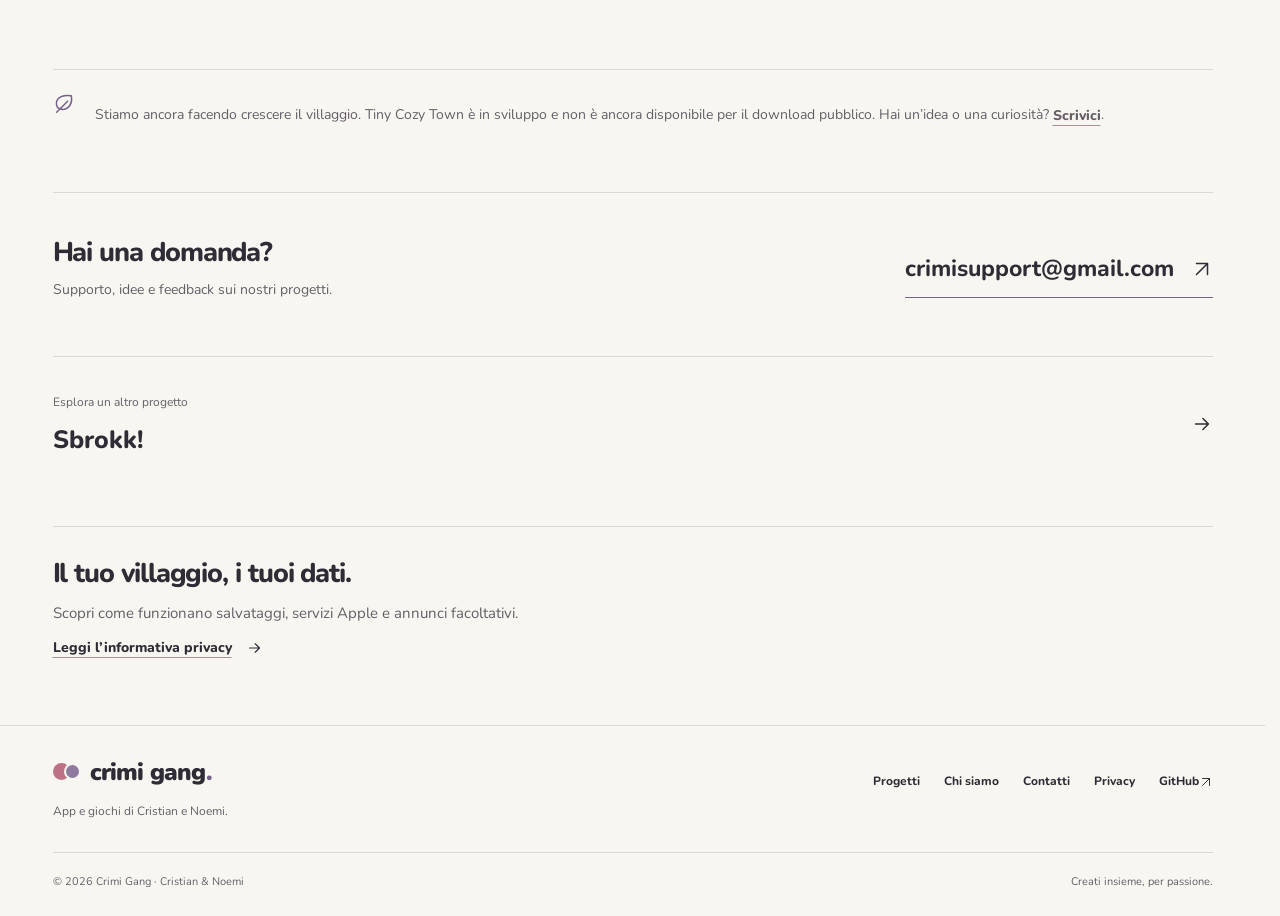
<file: tiny-cozy-town.html>
<!doctype html>
<html lang="it"><head><meta charset="utf-8"><meta name="viewport" content="width=device-width, initial-scale=1"><base href="./">
<title>Tiny Cozy Town · Un villaggio tutto tuo | Crimi Gang</title><meta name="description" content="Un cozy game isometrico per iPhone e iPad. Esplora il villaggio, le texture originali e i piccoli personaggi di Tiny Cozy Town."><meta name="theme-color" content="#f8f6f1"><meta name="color-scheme" content="light"><link rel="icon" type="image/svg+xml" href="favicon.svg"><link rel="canonical" href="https://crimi-gang.github.io/tiny-cozy-town.html">
<meta property="og:type" content="website"><meta property="og:locale" content="it_IT"><meta property="og:site_name" content="Crimi Gang"><meta property="og:title" content="Tiny Cozy Town · Un villaggio tutto tuo | Crimi Gang"><meta property="og:description" content="Un cozy game isometrico per iPhone e iPad. Esplora il villaggio, le texture originali e i piccoli personaggi di Tiny Cozy Town."><meta property="og:url" content="https://crimi-gang.github.io/tiny-cozy-town.html"><meta property="og:image" content="https://crimi-gang.github.io/town-icon.png"><meta name="twitter:card" content="summary_large_image">
<link rel="preload" href="fonts-nunito-latin.woff2" as="font" type="font/woff2" crossorigin><script>document.documentElement.classList.add("js")</script><link rel="stylesheet" href="styles.css?v=52a7f4f98d"><script src="site.js?v=c9c8ce0846" defer></script><script type="application/ld+json">{"@context": "https://schema.org", "@type": "WebSite", "name": "Crimi Gang", "url": "https://crimi-gang.github.io", "inLanguage": "it", "description": "App, giochi e idee di Cristian e Noemi, creati insieme per passione."}</script></head>
<body class="detail-town"><a class="skip-link" href="tiny-cozy-town.html#main">Vai al contenuto</a><header class="site-header"><div class="header-inner wrap"><a class="brand" href="./" aria-label="Crimi Gang, home"><span class="brand-mark" aria-hidden="true"><i></i><i></i></span><span>crimi gang<span class="dot">.</span></span></a><button class="menu-toggle" aria-label="Apri menu" aria-controls="main-nav" aria-expanded="false"><svg class="" viewBox="0 0 24 24" fill="none" stroke="currentColor" stroke-width="1.65" stroke-linecap="round" stroke-linejoin="round" aria-hidden="true"><path d="M4 7h16M4 12h16M4 17h16"/></svg></button><nav class="nav" id="main-nav" aria-label="Navigazione principale"><a href="./">Home</a><a href="progetti.html" aria-current="page">Progetti</a><a href="chi-siamo.html">Chi siamo</a><a class="nav-contact" href="contatti.html" >Contatti<svg class="" viewBox="0 0 24 24" fill="none" stroke="currentColor" stroke-width="1.65" stroke-linecap="round" stroke-linejoin="round" aria-hidden="true"><path d="M6 18 18 6M6 6h12v12"/></svg></a></nav></div></header>
<main id="main"><div class="page-intro wrap"><nav class="breadcrumb" aria-label="Percorso"><a href="./">Home</a><svg class="" viewBox="0 0 24 24" fill="none" stroke="currentColor" stroke-width="1.65" stroke-linecap="round" stroke-linejoin="round" aria-hidden="true"><path d="M5 12h14m-6-6 6 6-6 6"/></svg><a href="progetti.html">Progetti</a><svg class="" viewBox="0 0 24 24" fill="none" stroke="currentColor" stroke-width="1.65" stroke-linecap="round" stroke-linejoin="round" aria-hidden="true"><path d="M5 12h14m-6-6 6 6-6 6"/></svg><span aria-current="page">Tiny Cozy Town</span></nav></div><section class="detail-hero wrap"><div><div class="app-identity"><img src="town-icon-192.webp?v=2c3c5ba341" srcset="town-icon-192.webp?v=2c3c5ba341 192w" sizes="55px" data-full-src="town-icon-192.webp?v=2c3c5ba341" alt="Icona di Tiny Cozy Town" class="" loading="lazy" decoding="async" width="192" height="192"><span>Un progetto di Cristian e Noemi</span></div><h1>Tiny<br>Cozy Town<span class="accent">.</span></h1><p class="lead">Costruisci un villaggio, apri una panetteria, sistema il prato. Mochi e Pip ti fanno compagnia, mentre decidi cosa aggiungere.</p><div class="tags"><span class="tag"><span class="status-dot"></span>In sviluppo</span><span class="tag">Cozy game</span><span class="tag">iPhone e iPad</span></div><div class="hero-actions"><a class="button primary" href="tiny-cozy-town.html#galleria">Esplora il villaggio<svg class="" viewBox="0 0 24 24" fill="none" stroke="currentColor" stroke-width="1.65" stroke-linecap="round" stroke-linejoin="round" aria-hidden="true"><path d="M5 12h14m-6-6 6 6-6 6"/></svg></a></div></div><div class="detail-visual cozy"><img src="town-cottage-568.webp?v=0d314a872c" srcset="town-cottage-320.webp?v=13a7674115 320w, town-cottage-568.webp?v=0d314a872c 568w" sizes="(max-width: 760px) calc(100vw - 40px), 560px" data-full-src="town-cottage-568.webp?v=0d314a872c" alt="La casetta rosa di Tiny Cozy Town" class="" loading="eager" fetchpriority="high" decoding="async" width="568" height="636"><span class="visual-label">Casetta dei sogni</span></div></section>
<dl class="detail-facts wrap"><div><dt>Il tuo piccolo mondo</dt><dd>5 edifici · 2 animaletti</dd></div><div><dt>Piattaforme</dt><dd>iPhone e iPad · iOS 17+</dd></div><div><dt>Da far crescere</dt><dd>6 espansioni · Fino a 19 × 19</dd></div></dl>
<section class="section editorial-grid wrap"><div><div class="eyebrow">L’idea</div><h2>Si comincia con una casetta.</h2></div><div><p>Si comincia con una casetta rosa e Mochi, un coniglietto curioso. Poi arrivano il profumo del pane, i bouquet del fioraio, una tazza di tè e le creazioni del laboratorio.</p><p>Tiny Cozy Town è un gioco da vivere al proprio ritmo: piccoli gesti, nuovi amici e un villaggio che cresce un’espansione alla volta. Ogni edificio ha il suo carattere, da scegliere anche nei colori.</p><div class="feature-list"><article class="feature-item"><svg class="" viewBox="0 0 24 24" fill="none" stroke="currentColor" stroke-width="1.65" stroke-linecap="round" stroke-linejoin="round" aria-hidden="true"><path d="m3 10 9-7 9 7v10a1 1 0 0 1-1 1h-5v-7H9v7H4a1 1 0 0 1-1-1Z"/></svg><h3>Cinque edifici, tante idee</h3><p>Una casetta da chiamare casa e quattro attività: panetteria, fioraio, sala da tè e laboratorio creativo. Personalizzale con cinque colori gratuiti.</p></article><article class="feature-item"><svg class="" viewBox="0 0 24 24" fill="none" stroke="currentColor" stroke-width="1.65" stroke-linecap="round" stroke-linejoin="round" aria-hidden="true"><path d="M20.8 4.6a5.5 5.5 0 0 0-7.8 0L12 5.7l-1.1-1.1a5.5 5.5 0 0 0-7.8 7.8L12 21l8.8-8.6a5.5 5.5 0 0 0 0-7.8Z"/></svg><h3>Mochi e Pip, in libertà</h3><p>Un coniglietto e un pulcino che passeggiano sul prato e sulle stradine, aggirano gli ostacoli e si fermano per una coccola.</p></article><article class="feature-item"><svg class="" viewBox="0 0 24 24" fill="none" stroke="currentColor" stroke-width="1.65" stroke-linecap="round" stroke-linejoin="round" aria-hidden="true"><path d="M20 3C7 1 1 8 5 16c8 5 17-1 15-13ZM4 21 16 9"/></svg><h3>Ogni angolo conta</h3><p>Fiori, cespugli, panchine, lanterne, picnic e laghetti. Sistema le decorazioni e spostale liberamente per creare il tuo angolo preferito.</p></article><article class="feature-item"><svg class="" viewBox="0 0 24 24" fill="none" stroke="currentColor" stroke-width="1.65" stroke-linecap="round" stroke-linejoin="round" aria-hidden="true"><path d="m12 2 2.6 7.4L22 12l-7.4 2.6L12 22l-2.6-7.4L2 12l7.4-2.6Z"/></svg><h3>Un villaggio che cresce</h3><p>Sei espansioni portano il terreno da 7 × 7 fino a 19 × 19. Fioraio, sala da tè e laboratorio si sbloccano con le prime tre espansioni.</p></article><article class="feature-item"><svg class="" viewBox="0 0 24 24" fill="none" stroke="currentColor" stroke-width="1.65" stroke-linecap="round" stroke-linejoin="round" aria-hidden="true"><circle cx="12" cy="12" r="4"/><path d="M12 2v2m0 16v2M2 12h2m16 0h2M5 5l1.5 1.5m11 11L19 19M5 19l1.5-1.5m11-11L19 5"/></svg><h3>Piccoli progressi, ogni giorno</h3><p>Le quattro attività arrivano al livello 30. Pane da ritirare, piante da annaffiare, incarichi senza scadenza e desideri quotidiani senza penalità.</p></article><article class="feature-item"><svg class="" viewBox="0 0 24 24" fill="none" stroke="currentColor" stroke-width="1.65" stroke-linecap="round" stroke-linejoin="round" aria-hidden="true"><rect x="3" y="3" width="18" height="18" rx="3"/><circle cx="8" cy="8" r="1"/><path d="m3 17 6-6 4 4 3-3 5 5"/></svg><h3>Un album di momenti</h3><p>Otto traguardi permanenti accompagnano la crescita del villaggio, con ricompense e nuove decorazioni da scoprire.</p></article></div></div></section>
<section class="gallery-section town-gallery" id="galleria" aria-labelledby="town-gallery"><div class="wrap"><div class="gallery-header"><div><div class="eyebrow">Dentro il villaggio</div><h2 id="town-gallery">Edifici, abitanti e decorazioni.</h2></div><p>Le texture aggiornate del progetto: edifici, animaletti e decorazioni. Tocca una lente per guardarli da vicino.</p></div>
<div class="texture-section"><div class="texture-section-head"><h3>Una casa. Quattro piccole attività.</h3><p>Dalla casetta al laboratorio creativo: tetti, insegne e vetrine nella loro versione aggiornata.</p></div><div class="texture-grid texture-buildings"><figure class="texture-item"><button class="texture-zoom" data-zoom hidden aria-label="Ingrandisci: Casetta dei sogni"><svg class="" viewBox="0 0 24 24" fill="none" stroke="currentColor" stroke-width="1.65" stroke-linecap="round" stroke-linejoin="round" aria-hidden="true"><circle cx="10" cy="10" r="6"/><path d="m15 15 6 6M7 10h6m-3-3v6"/></svg></button><img src="town-cottage-568.webp?v=0d314a872c" srcset="town-cottage-320.webp?v=13a7674115 320w, town-cottage-568.webp?v=0d314a872c 568w" sizes="(max-width: 760px) calc((100vw - 64px) / 2), 240px" data-full-src="town-cottage-568.webp?v=0d314a872c" alt="Casetta dei sogni" class="texture-image" loading="lazy" decoding="async" width="568" height="636"><figcaption>Casetta dei sogni</figcaption></figure><figure class="texture-item"><button class="texture-zoom" data-zoom hidden aria-label="Ingrandisci: Panetteria soffice"><svg class="" viewBox="0 0 24 24" fill="none" stroke="currentColor" stroke-width="1.65" stroke-linecap="round" stroke-linejoin="round" aria-hidden="true"><circle cx="10" cy="10" r="6"/><path d="m15 15 6 6M7 10h6m-3-3v6"/></svg></button><img src="town-bakery-600.webp?v=00ae735dbb" srcset="town-bakery-320.webp?v=39c9c88561 320w, town-bakery-600.webp?v=00ae735dbb 600w" sizes="(max-width: 760px) calc((100vw - 64px) / 2), 240px" data-full-src="town-bakery-600.webp?v=00ae735dbb" alt="Panetteria soffice" class="texture-image" loading="lazy" decoding="async" width="600" height="672"><figcaption>Panetteria soffice</figcaption></figure><figure class="texture-item"><button class="texture-zoom" data-zoom hidden aria-label="Ingrandisci: Fioraio dei sorrisi"><svg class="" viewBox="0 0 24 24" fill="none" stroke="currentColor" stroke-width="1.65" stroke-linecap="round" stroke-linejoin="round" aria-hidden="true"><circle cx="10" cy="10" r="6"/><path d="m15 15 6 6M7 10h6m-3-3v6"/></svg></button><img src="town-florist-600.webp?v=15d864ca5d" srcset="town-florist-320.webp?v=a385ac3162 320w, town-florist-600.webp?v=15d864ca5d 600w" sizes="(max-width: 760px) calc((100vw - 64px) / 2), 240px" data-full-src="town-florist-600.webp?v=15d864ca5d" alt="Fioraio dei sorrisi" class="texture-image" loading="lazy" decoding="async" width="600" height="672"><figcaption>Fioraio dei sorrisi</figcaption></figure><figure class="texture-item"><button class="texture-zoom" data-zoom hidden aria-label="Ingrandisci: Sala da tè"><svg class="" viewBox="0 0 24 24" fill="none" stroke="currentColor" stroke-width="1.65" stroke-linecap="round" stroke-linejoin="round" aria-hidden="true"><circle cx="10" cy="10" r="6"/><path d="m15 15 6 6M7 10h6m-3-3v6"/></svg></button><img src="town-teaHouse-600.webp?v=b59883b8d3" srcset="town-teaHouse-320.webp?v=cd81943f82 320w, town-teaHouse-600.webp?v=b59883b8d3 600w" sizes="(max-width: 760px) calc((100vw - 64px) / 2), 240px" data-full-src="town-teaHouse-600.webp?v=b59883b8d3" alt="Sala da tè" class="texture-image" loading="lazy" decoding="async" width="600" height="672"><figcaption>Sala da tè</figcaption></figure><figure class="texture-item"><button class="texture-zoom" data-zoom hidden aria-label="Ingrandisci: Laboratorio creativo"><svg class="" viewBox="0 0 24 24" fill="none" stroke="currentColor" stroke-width="1.65" stroke-linecap="round" stroke-linejoin="round" aria-hidden="true"><circle cx="10" cy="10" r="6"/><path d="m15 15 6 6M7 10h6m-3-3v6"/></svg></button><img src="town-workshop-600.webp?v=a4c89d4831" srcset="town-workshop-320.webp?v=bbe4460522 320w, town-workshop-600.webp?v=a4c89d4831 600w" sizes="(max-width: 760px) calc((100vw - 64px) / 2), 240px" data-full-src="town-workshop-600.webp?v=a4c89d4831" alt="Laboratorio creativo" class="texture-image" loading="lazy" decoding="async" width="600" height="672"><figcaption>Laboratorio creativo</figcaption></figure></div></div>
<div class="texture-section"><div class="texture-section-head"><h3>I nostri piccoli abitanti.</h3><p>Mochi e Pip, con la grafica attuale del gioco. Passeggiano nel villaggio e nelle nuove aree che sblocchi.</p></div><div class="texture-grid texture-animals"><figure class="texture-item"><button class="texture-zoom" data-zoom hidden aria-label="Ingrandisci: Mochi il coniglio"><svg class="" viewBox="0 0 24 24" fill="none" stroke="currentColor" stroke-width="1.65" stroke-linecap="round" stroke-linejoin="round" aria-hidden="true"><circle cx="10" cy="10" r="6"/><path d="m15 15 6 6M7 10h6m-3-3v6"/></svg></button><img src="town-rabbit-0-208.webp?v=c1fa182f78" srcset="town-rabbit-0-208.webp?v=c1fa182f78 208w" sizes="(max-width: 760px) calc((100vw - 64px) / 2), 240px" data-full-src="town-rabbit-0-208.webp?v=c1fa182f78" alt="Mochi il coniglio" class="texture-image" loading="lazy" decoding="async" width="208" height="268"><figcaption>Mochi il coniglio</figcaption></figure><figure class="texture-item"><button class="texture-zoom" data-zoom hidden aria-label="Ingrandisci: Pip il pulcino"><svg class="" viewBox="0 0 24 24" fill="none" stroke="currentColor" stroke-width="1.65" stroke-linecap="round" stroke-linejoin="round" aria-hidden="true"><circle cx="10" cy="10" r="6"/><path d="m15 15 6 6M7 10h6m-3-3v6"/></svg></button><img src="town-chick-0-208.webp?v=57d7f3c73d" srcset="town-chick-0-208.webp?v=57d7f3c73d 208w" sizes="(max-width: 760px) calc((100vw - 64px) / 2), 240px" data-full-src="town-chick-0-208.webp?v=57d7f3c73d" alt="Pip il pulcino" class="texture-image" loading="lazy" decoding="async" width="208" height="268"><figcaption>Pip il pulcino</figcaption></figure></div></div>
<div class="texture-section"><div class="texture-section-head"><h3>Le cose che fanno casa.</h3><p>Tutte e sei le decorazioni, la panchina aggiornata e le due varianti degli alberi.</p></div><div class="texture-grid "><figure class="texture-item"><button class="texture-zoom" data-zoom hidden aria-label="Ingrandisci: Fiorellini"><svg class="" viewBox="0 0 24 24" fill="none" stroke="currentColor" stroke-width="1.65" stroke-linecap="round" stroke-linejoin="round" aria-hidden="true"><circle cx="10" cy="10" r="6"/><path d="m15 15 6 6M7 10h6m-3-3v6"/></svg></button><img src="town-flowers-264.webp?v=b94facc28c" srcset="town-flowers-264.webp?v=b94facc28c 264w" sizes="(max-width: 760px) calc((100vw - 64px) / 2), 240px" data-full-src="town-flowers-264.webp?v=b94facc28c" alt="Fiorellini" class="texture-image" loading="lazy" decoding="async" width="264" height="280"><figcaption>Fiorellini</figcaption></figure><figure class="texture-item"><button class="texture-zoom" data-zoom hidden aria-label="Ingrandisci: Cespuglio cuore"><svg class="" viewBox="0 0 24 24" fill="none" stroke="currentColor" stroke-width="1.65" stroke-linecap="round" stroke-linejoin="round" aria-hidden="true"><circle cx="10" cy="10" r="6"/><path d="m15 15 6 6M7 10h6m-3-3v6"/></svg></button><img src="town-bush-264.webp?v=2efb5ae134" srcset="town-bush-264.webp?v=2efb5ae134 264w" sizes="(max-width: 760px) calc((100vw - 64px) / 2), 240px" data-full-src="town-bush-264.webp?v=2efb5ae134" alt="Cespuglio cuore" class="texture-image" loading="lazy" decoding="async" width="264" height="280"><figcaption>Cespuglio cuore</figcaption></figure><figure class="texture-item"><button class="texture-zoom" data-zoom hidden aria-label="Ingrandisci: Panchina cozy"><svg class="" viewBox="0 0 24 24" fill="none" stroke="currentColor" stroke-width="1.65" stroke-linecap="round" stroke-linejoin="round" aria-hidden="true"><circle cx="10" cy="10" r="6"/><path d="m15 15 6 6M7 10h6m-3-3v6"/></svg></button><img src="town-bench-264.webp?v=5b1f980158" srcset="town-bench-264.webp?v=5b1f980158 264w" sizes="(max-width: 760px) calc((100vw - 64px) / 2), 240px" data-full-src="town-bench-264.webp?v=5b1f980158" alt="Panchina cozy" class="texture-image" loading="lazy" decoding="async" width="264" height="280"><figcaption>Panchina cozy</figcaption></figure><figure class="texture-item"><button class="texture-zoom" data-zoom hidden aria-label="Ingrandisci: Lanterna stellina"><svg class="" viewBox="0 0 24 24" fill="none" stroke="currentColor" stroke-width="1.65" stroke-linecap="round" stroke-linejoin="round" aria-hidden="true"><circle cx="10" cy="10" r="6"/><path d="m15 15 6 6M7 10h6m-3-3v6"/></svg></button><img src="town-lantern-264.webp?v=eaab5d9e57" srcset="town-lantern-264.webp?v=eaab5d9e57 264w" sizes="(max-width: 760px) calc((100vw - 64px) / 2), 240px" data-full-src="town-lantern-264.webp?v=eaab5d9e57" alt="Lanterna stellina" class="texture-image" loading="lazy" decoding="async" width="264" height="280"><figcaption>Lanterna stellina</figcaption></figure><figure class="texture-item"><button class="texture-zoom" data-zoom hidden aria-label="Ingrandisci: Picnic tra amici"><svg class="" viewBox="0 0 24 24" fill="none" stroke="currentColor" stroke-width="1.65" stroke-linecap="round" stroke-linejoin="round" aria-hidden="true"><circle cx="10" cy="10" r="6"/><path d="m15 15 6 6M7 10h6m-3-3v6"/></svg></button><img src="town-picnic-264.webp?v=5131f920ab" srcset="town-picnic-264.webp?v=5131f920ab 264w" sizes="(max-width: 760px) calc((100vw - 64px) / 2), 240px" data-full-src="town-picnic-264.webp?v=5131f920ab" alt="Picnic tra amici" class="texture-image" loading="lazy" decoding="async" width="264" height="280"><figcaption>Picnic tra amici</figcaption></figure><figure class="texture-item"><button class="texture-zoom" data-zoom hidden aria-label="Ingrandisci: Laghetto dei sogni"><svg class="" viewBox="0 0 24 24" fill="none" stroke="currentColor" stroke-width="1.65" stroke-linecap="round" stroke-linejoin="round" aria-hidden="true"><circle cx="10" cy="10" r="6"/><path d="m15 15 6 6M7 10h6m-3-3v6"/></svg></button><img src="town-pond-264.webp?v=a26c469c92" srcset="town-pond-264.webp?v=a26c469c92 264w" sizes="(max-width: 760px) calc((100vw - 64px) / 2), 240px" data-full-src="town-pond-264.webp?v=a26c469c92" alt="Laghetto dei sogni" class="texture-image" loading="lazy" decoding="async" width="264" height="280"><figcaption>Laghetto dei sogni</figcaption></figure><figure class="texture-item"><button class="texture-zoom" data-zoom hidden aria-label="Ingrandisci: Albero verde"><svg class="" viewBox="0 0 24 24" fill="none" stroke="currentColor" stroke-width="1.65" stroke-linecap="round" stroke-linejoin="round" aria-hidden="true"><circle cx="10" cy="10" r="6"/><path d="m15 15 6 6M7 10h6m-3-3v6"/></svg></button><img src="town-tree-356.webp?v=764a27d4c4" srcset="town-tree-320.webp?v=b18e02baf9 320w, town-tree-356.webp?v=764a27d4c4 356w" sizes="(max-width: 760px) calc((100vw - 64px) / 2), 240px" data-full-src="town-tree-356.webp?v=764a27d4c4" alt="Albero verde" class="texture-image" loading="lazy" decoding="async" width="356" height="448"><figcaption>Albero verde</figcaption></figure><figure class="texture-item"><button class="texture-zoom" data-zoom hidden aria-label="Ingrandisci: Albero menta"><svg class="" viewBox="0 0 24 24" fill="none" stroke="currentColor" stroke-width="1.65" stroke-linecap="round" stroke-linejoin="round" aria-hidden="true"><circle cx="10" cy="10" r="6"/><path d="m15 15 6 6M7 10h6m-3-3v6"/></svg></button><img src="town-tree-mint-356.webp?v=41adba221b" srcset="town-tree-mint-320.webp?v=c6e68f2309 320w, town-tree-mint-356.webp?v=41adba221b 356w" sizes="(max-width: 760px) calc((100vw - 64px) / 2), 240px" data-full-src="town-tree-mint-356.webp?v=41adba221b" alt="Albero menta" class="texture-image" loading="lazy" decoding="async" width="356" height="448"><figcaption>Albero menta</figcaption></figure></div></div>
<p class="muted" style="font-size:11px;margin-top:22px">La grafica che stiamo usando nel gioco, ancora in sviluppo.</p></div></section>
<section class="section visual-identity wrap"><div><div class="eyebrow">L’identità visiva</div><h2>Il prato, i tetti, i colori.</h2><p>Lavanda, rosa, crema e verde menta restano il filo del nostro piccolo mondo. Gli edifici aggiungono cinque varianti gratuite: Rosa pesca, Lilla sogno, Menta dolce, Vaniglia e Cielo sereno.</p><p>La geometria isometrica aggiornata, le nuove vetrine e la panchina in legno rendono ogni angolo ancora più curato.</p></div><div><div class="palette"><div class="swatch" style="--swatch:#AC98CE"><span>Lavanda</span></div><div class="swatch" style="--swatch:#EFB5C7"><span>Rosa</span></div><div class="swatch" style="--swatch:#FFFBF3"><span>Crema</span></div><div class="swatch" style="--swatch:#DFECDA"><span>Menta</span></div></div></div></section>
<section class="section wrap town-extras" aria-labelledby="town-personalize"><div class="section-head"><div><div class="eyebrow">Il villaggio, a modo tuo</div><h2 id="town-personalize">Scegli i colori.<br>Fai spazio alle idee.</h2></div><p>Cinque edifici, cinque palette e nuovi obiettivi per allargare il prato un passo alla volta.</p></div><div class="gallery-grid"><figure class="gallery-item "><button class="zoom-button" data-zoom hidden aria-label="Ingrandisci: Cinque colori per ogni edificio · Le 25 combinazioni"><svg class="" viewBox="0 0 24 24" fill="none" stroke="currentColor" stroke-width="1.65" stroke-linecap="round" stroke-linejoin="round" aria-hidden="true"><circle cx="10" cy="10" r="6"/><path d="m15 15 6 6M7 10h6m-3-3v6"/></svg></button><img src="town-buildings-palettes-640.webp?v=2eed7aa529" srcset="town-buildings-palettes-320.webp?v=d86e6c5f05 320w, town-buildings-palettes-640.webp?v=2eed7aa529 640w, town-buildings-palettes-1280.webp?v=6cf538fdf6 1280w, town-buildings-palettes-1500.webp?v=401c7acf24 1500w" sizes="(max-width: 760px) calc(100vw - 40px), 560px" data-full-src="town-buildings-palettes-1500.webp?v=401c7acf24" alt="Tutti i cinque edifici nelle varianti rosa, lavanda, menta, vaniglia e cielo" class="" loading="lazy" decoding="async" width="1500" height="2050"><figcaption>Cinque colori per ogni edificio · Le 25 combinazioni</figcaption></figure><figure class="gallery-item "><button class="zoom-button" data-zoom hidden aria-label="Ingrandisci: Un’espansione pronta · Anteprima dell’interfaccia"><svg class="" viewBox="0 0 24 24" fill="none" stroke="currentColor" stroke-width="1.65" stroke-linecap="round" stroke-linejoin="round" aria-hidden="true"><circle cx="10" cy="10" r="6"/><path d="m15 15 6 6M7 10h6m-3-3v6"/></svg></button><img src="town-expansion-640.webp?v=17b2823856" srcset="town-expansion-320.webp?v=ec67ec8a48 320w, town-expansion-640.webp?v=17b2823856 640w" sizes="(max-width: 760px) calc(100vw - 40px), 560px" data-full-src="town-expansion-640.webp?v=17b2823856" alt="Anteprima nativa della scheda Espandi il terreno con obiettivi completati e pulsante Espandi" class="" loading="lazy" decoding="async" width="640" height="616"><figcaption>Un’espansione pronta · Anteprima dell’interfaccia</figcaption></figure></div><p class="muted" style="font-size:12px;margin-top:22px">Le nuove attività si migliorano fino al livello 30. La scheda dell’espansione mostra gli obiettivi del prossimo passo. Regali e cartello pubblicitario sono facoltativi; l’opzione Senza pubblicità disattiva anche il cartello.</p></section>
<section class="wrap"><div class="work-note" style="margin:0 0 55px"><svg class="" viewBox="0 0 24 24" fill="none" stroke="currentColor" stroke-width="1.65" stroke-linecap="round" stroke-linejoin="round" aria-hidden="true"><path d="M20 3C7 1 1 8 5 16c8 5 17-1 15-13ZM4 21 16 9"/></svg><p>Stiamo ancora facendo crescere il villaggio. Tiny Cozy Town è in sviluppo e non è ancora disponibile per il download pubblico. Hai un’idea o una curiosità? <a class="text-link" href="contatti.html">Scrivici</a>.</p></div></section><aside class="contact-band wrap"><div><h2>Hai una domanda?</h2><p>Supporto, idee e feedback sui nostri progetti.</p></div><a class="contact-address" href="mailto:crimisupport@gmail.com">crimisupport@gmail.com <svg class="" viewBox="0 0 24 24" fill="none" stroke="currentColor" stroke-width="1.65" stroke-linecap="round" stroke-linejoin="round" aria-hidden="true"><path d="M6 18 18 6M6 6h12v12"/></svg></a></aside><a class="project-next wrap" href="sbrokk.html"><div><span>Esplora un altro progetto</span><strong>Sbrokk!</strong></div><svg class="" viewBox="0 0 24 24" fill="none" stroke="currentColor" stroke-width="1.65" stroke-linecap="round" stroke-linejoin="round" aria-hidden="true"><path d="M5 12h14m-6-6 6 6-6 6"/></svg></a><section class="privacy-links wrap"><h2>Il tuo villaggio, i tuoi dati.</h2><p>Scopri come funzionano salvataggi, servizi Apple e annunci facoltativi.</p><a class="text-link" href="privacy-tiny-cozy-town.html">Leggi l’informativa privacy<svg class="" viewBox="0 0 24 24" fill="none" stroke="currentColor" stroke-width="1.65" stroke-linecap="round" stroke-linejoin="round" aria-hidden="true"><path d="M5 12h14m-6-6 6 6-6 6"/></svg></a></section></main><dialog class="lightbox" aria-label="Galleria immagini"><button class="lightbox-close" aria-label="Chiudi immagine"><svg class="" viewBox="0 0 24 24" fill="none" stroke="currentColor" stroke-width="1.65" stroke-linecap="round" stroke-linejoin="round" aria-hidden="true"><path d="m6 6 12 12M6 18 18 6"/></svg></button><img alt=""><p></p></dialog>
<footer class="site-footer"><div class="wrap"><div class="footer-top"><div><a class="brand" href="./"><span class="brand-mark" aria-hidden="true"><i></i><i></i></span><span>crimi gang<span class="dot">.</span></span></a><p>App e giochi di Cristian e Noemi.</p></div><nav class="footer-links" aria-label="Link nel footer"><a href="progetti.html">Progetti</a><a href="chi-siamo.html">Chi siamo</a><a href="contatti.html">Contatti</a><a href="privacy.html">Privacy</a><a href="https://github.com/crimi-gang" target="_blank" rel="noopener noreferrer">GitHub <svg class="" viewBox="0 0 24 24" fill="none" stroke="currentColor" stroke-width="1.65" stroke-linecap="round" stroke-linejoin="round" aria-hidden="true"><path d="M6 18 18 6M6 6h12v12"/></svg></a></nav></div><div class="footer-bottom"><span>© 2026 Crimi Gang · Cristian &amp; Noemi</span><span>Creati insieme, per passione.</span></div></div></footer></body></html>
</file>
<file: styles.css>
@font-face{font-family:Nunito;src:url("fonts-nunito-latin.woff2") format("woff2");font-style:normal;font-weight:200 1000;font-display:swap;}:root{--paper:#f8f6f1;--white:#fffdf8;--ink:#302b35;--muted:#655e68;--purple:#875365;--lilac:#ece2e7;--line:#ded8d5;--mint:#e5eadf;--radius:16px;--font:Nunito,ui-rounded,system-ui,sans-serif;}*{box-sizing:border-box;}html{scroll-behavior:smooth;scroll-padding-top:95px;scrollbar-gutter:stable;}body{margin:0;background:var(--paper);color:var(--ink);font:17px/1.65 var(--font);}a{color:inherit;text-decoration:none;}button{color:inherit;font:inherit;cursor:pointer;}a,button{-webkit-tap-highlight-color:transparent;touch-action:manipulation;}img{display:block;max-width:100%;height:auto;}svg{width:22px;height:22px;flex-shrink:0;vertical-align:middle;}p,h1,h2,h3,figure{margin:0;}h1,h2,h3{line-height:1.1;letter-spacing:-.04em;}h1{font-size:clamp(48px,5.8vw,76px);font-weight:850;}h2{font-size:clamp(30px,3.6vw,44px);font-weight:800;}h3{font-size:24px;font-weight:800;}p + p{margin-top:18px;}a:focus-visible,button:focus-visible,summary:focus-visible{outline:3px solid var(--purple);outline-offset:5px;}.wrap{width:min(1160px,calc(100% - 80px));margin-inline:auto;}.section{padding-block:80px;}.eyebrow{font-size:11px;font-weight:800;text-transform:uppercase;letter-spacing:.12em;margin-bottom:20px;}.muted{color:var(--muted);}.accent{color:var(--purple);}.button{display:inline-flex;align-items:center;justify-content:center;gap:22px;min-height:48px;padding:13px 22px;border:1px solid transparent;border-radius:8px;font-size:14px;font-weight:800;transition:background .18s,border-color .18s;}.button.primary{color:var(--white);background:var(--ink);}.button.primary:hover{background:var(--purple);}.button.light{background:var(--white);border-color:var(--line);}.button.secondary{border-color:var(--line);}.text-link{display:inline-flex;align-items:center;gap:14px;min-height:44px;font-size:14px;font-weight:800;text-decoration:underline;text-underline-offset:5px;text-decoration-color:#a9919c;}.text-link svg{width:17px;}.skip-link{position:fixed;top:-100px;left:16px;z-index:100;padding:12px 18px;background:var(--ink);color:white;}.skip-link:focus{top:12px;}.site-header{position:sticky;top:0;z-index:20;background:var(--paper);border-bottom:1px solid var(--line);}.header-inner{min-height:78px;display:flex;justify-content:space-between;align-items:center;gap:24px;}.brand{display:inline-flex;align-items:center;gap:10px;font-size:24px;line-height:1;font-weight:900;letter-spacing:-.8px;white-space:nowrap;}.brand .dot{color:var(--purple);}.brand-mark{display:flex;align-items:center;width:27px;}.brand-mark i{width:17px;height:17px;border-radius:50%;background:#bd7186;flex-shrink:0;}.brand-mark i + i{margin-left:-6px;background:#8e7a9d;border:2px solid var(--paper);}.nav{display:flex;align-items:center;gap:32px;font-size:13px;font-weight:800;}.nav a{padding:10px 0;}.nav a:hover,.nav a[aria-current="page"]{color:var(--purple);text-decoration:underline;text-underline-offset:7px;}.nav .nav-contact{display:inline-flex;gap:12px;align-items:center;}.nav-contact svg{width:17px;}.menu-toggle{display:none;}.home-hero{display:grid;grid-template-columns:1fr 1fr;gap:50px;align-items:center;padding-block:65px 85px;}.hero-copy h1{font-size:clamp(46px,5.5vw,74px);line-height:1.04;letter-spacing:-.055em;}.hero-copy h1 span{color:var(--purple);}.hero-copy > p{max-width:415px;margin-top:25px;color:var(--muted);font-size:17px;}.hero-actions{display:flex;flex-wrap:wrap;align-items:center;gap:24px;margin-top:28px;}.hero-copy .hero-note{font-size:12px;margin-top:22px;max-width:340px;}.hero-shelf{display:grid;grid-template-columns:1fr 1fr;grid-template-rows:repeat(2,225px);gap:14px;}.shelf-tile{display:block;position:relative;overflow:hidden;border-radius:12px;border:1px solid #302b350d;}.shelf-love{grid-row:1 / 3;background:#eddde3;}.shelf-town{background:#e4e9dc;}.shelf-sbrokk{background:#f5e5c4;}.shelf-number{position:absolute;top:17px;left:17px;font-size:9px;font-weight:850;text-transform:uppercase;letter-spacing:.07em;z-index:2;}.shelf-caption{position:absolute;bottom:0;left:0;width:100%;padding:17px;display:flex;justify-content:space-between;align-items:center;font-size:14px;line-height:1.2;z-index:2;}.shelf-caption svg{width:17px;}.phone{padding:5px;border:1px solid #3a303b;border-radius:28px;background:#302b35;overflow:hidden;}.phone img{width:100%;border-radius:22px;}.shelf-phone{position:absolute;width:170px;left:50%;top:44px;transform:translateX(-50%) rotate(-6deg);}.shelf-house{position:absolute;width:76%;height:158px;object-fit:contain;left:12%;top:32px;}.shelf-character{position:absolute;width:147px;height:147px;object-fit:contain;left:50%;top:37px;transform:translateX(-50%) rotate(4deg);}.shelf-tile:hover .shelf-caption strong{text-decoration:underline;text-underline-offset:4px;}.section-head{display:flex;justify-content:space-between;align-items:end;gap:35px;margin-bottom:28px;}.section-head p{max-width:345px;font-size:14px;color:var(--muted);}.section-head .eyebrow{margin-bottom:14px;}.home-projects{border-top:1px solid var(--line);}.project-grid{display:grid;grid-template-columns:1fr;}.project-card{display:grid;grid-template-columns:1fr 1fr;gap:64px;align-items:center;padding-block:34px;border-bottom:1px solid var(--line);}.project-grid >:first-child{border-top:1px solid var(--line);}.project-cover{height:330px;overflow:hidden;position:relative;border-radius:12px;background:#eddde3;}.project-cover.cozy{background:#e4e9dc;}.cover-phones{position:absolute;display:flex;width:305px;gap:14px;top:35px;left:50%;transform:translateX(-50%) rotate(-5deg);}.cover-phones .phone{width:145px;flex-shrink:0;border-radius:23px;}.cover-phones .phone img{border-radius:18px;}.cover-phones .phone + .phone{transform:translateY(42px);}.cover-town{position:absolute;width:100%;height:84%;object-fit:contain;bottom:22px;}.project-caption{padding:12px 0;}.project-category{display:flex;align-items:center;gap:18px;font-size:11px;text-transform:uppercase;letter-spacing:.08em;color:var(--muted);font-weight:800;}.project-category > span{color:var(--purple);font-variant-numeric:tabular-nums;}.project-caption h3{margin-top:17px;font-size:clamp(29px,3vw,38px);}.project-caption p{max-width:415px;margin-top:16px;color:var(--muted);font-size:16px;}.project-meta{display:flex;flex-wrap:wrap;align-items:center;gap:20px;font-size:12px;margin-top:22px;color:var(--muted);}.development-state{display:inline-flex;align-items:center;gap:7px;white-space:nowrap;}.development-state:before{content:"";width:6px;height:6px;border-radius:50%;background:#648354;}.project-open{display:inline-flex;align-items:center;gap:23px;margin-top:27px;font-size:13px;font-weight:850;}.project-open svg{width:18px;transition:transform .18s;}.project-card:hover .project-open svg{transform:translateX(5px);}.project-card:hover h3{text-decoration:underline;text-decoration-thickness:1px;text-underline-offset:7px;}.about-home{display:grid;grid-template-columns:.85fr 1.15fr;gap:80px;align-items:center;padding-block:25px 85px;}.about-home p{max-width:475px;color:var(--muted);font-size:16px;margin-top:22px;}.about-home .text-link{margin-top:18px;}.about-art{min-height:330px;display:flex;position:relative;align-items:center;justify-content:center;padding-bottom:60px;border-radius:12px;background:#eee7e1;gap:6px;}.people-letter{font-size:122px;font-weight:900;letter-spacing:-.1em;color:#757e67;line-height:1;}.people-letter.noemi{color:#9b6278;}.people-and{font-family:Georgia,serif;font-style:italic;font-size:68px;color:#6d5c66;margin:0 12px;}.about-art p{text-align:center;position:absolute;bottom:25px;left:0;width:100%;color:var(--ink);font-size:13px;font-weight:800;}.about-art small{font-weight:500;font-size:12px;color:var(--muted);}.contact-band{display:flex;justify-content:space-between;align-items:center;gap:28px;border-top:1px solid var(--line);padding-block:45px 55px;}.contact-band h2{font-size:27px;}.contact-band p{margin-top:10px;color:var(--muted);font-size:14px;}.contact-address{display:inline-flex;gap:17px;align-items:center;font-size:clamp(17px,2vw,23px);font-weight:750;border-bottom:1px solid var(--purple);padding-block:9px;overflow-wrap:anywhere;}.site-footer{border-top:1px solid var(--line);padding-block:34px 25px;}.footer-top{display:flex;justify-content:space-between;align-items:flex-start;gap:28px;}.footer-top p{color:var(--muted);font-size:12px;margin-top:13px;}.footer-links{display:flex;flex-wrap:wrap;gap:24px;font-size:12px;font-weight:750;}.footer-links a{padding-block:8px;min-height:44px;display:inline-flex;align-items:center;}.footer-links a:hover{text-decoration:underline;}.footer-links svg{width:14px;}.footer-bottom{border-top:1px solid var(--line);padding-top:20px;margin-top:30px;display:flex;flex-wrap:wrap;justify-content:space-between;gap:12px;font-size:11px;color:var(--muted);}.page-intro{padding-block:45px 55px;}.page-intro h1{max-width:880px;}.page-intro > p{max-width:610px;margin-top:23px;color:var(--muted);font-size:17px;}.breadcrumb{display:flex;flex-wrap:wrap;align-items:center;gap:10px;font-size:11px;color:var(--muted);margin-bottom:33px;}.breadcrumb svg{width:12px;height:12px;}.breadcrumb a:hover{text-decoration:underline;}.projects-page{padding-bottom:65px;}.work-note{display:flex;align-items:flex-start;gap:20px;border-top:1px solid var(--line);padding-top:23px;margin-top:40px;color:var(--muted);font-size:14px;}.work-note > svg{color:var(--purple);}.work-note .development-state{font-size:12px;margin-top:3px;}.detail-hero{display:grid;grid-template-columns:1fr 1fr;gap:65px;align-items:center;padding-bottom:55px;}.detail-hero h1{font-size:clamp(49px,6vw,77px);margin-block:23px;}.detail-hero .lead{font-size:17px;color:var(--muted);max-width:465px;margin-bottom:25px;}.app-identity{display:flex;align-items:center;gap:14px;}.app-identity img{width:49px;border-radius:12px;}.app-identity span{font-size:11px;color:var(--muted);}.tags{display:flex;flex-wrap:wrap;gap:10px 18px;color:var(--muted);font-size:12px;}.tag{display:inline-flex;align-items:center;gap:7px;}.status-dot{width:6px;height:6px;border-radius:50%;background:#648354;}.detail-visual{min-height:470px;position:relative;overflow:hidden;border-radius:14px;background:#eddde3;}.detail-visual .phone{position:absolute;width:195px;top:45px;left:30px;transform:rotate(-6deg);}.detail-visual .phone + .phone{top:110px;left:auto;right:25px;transform:rotate(6deg);}.detail-visual.cozy{background:#e4e9dc;display:grid;place-items:center;min-height:430px;}.detail-visual.cozy > img{width:80%;height:320px;object-fit:contain;}.visual-label{position:absolute;bottom:20px;left:24px;font-size:11px;font-weight:800;}.detail-love{--purple:#98506a;--lilac:#f1e1e7;}.detail-town{--purple:#74608a;--lilac:#e9e3ed;}.detail-sbrokk{--purple:#a24628;--lilac:#f8e5d3;}.detail-facts{display:grid;grid-template-columns:repeat(3,1fr);gap:25px;border-block:1px solid var(--line);padding-block:22px;margin-block:0;}.detail-facts dt{font-size:10px;color:var(--muted);text-transform:uppercase;letter-spacing:.08em;font-weight:750;}.detail-facts dd{margin:6px 0 0;font-size:14px;font-weight:750;}.editorial-grid{display:grid;grid-template-columns:.8fr 1.2fr;gap:70px;}.editorial-grid > div > p{color:var(--muted);font-size:17px;}.feature-list{display:grid;grid-template-columns:1fr 1fr;gap:32px;margin-top:40px;}.feature-item{border-top:1px solid var(--line);padding-top:20px;}.feature-item > svg{color:var(--purple);width:24px;height:24px;margin-bottom:14px;}.feature-item h3{font-size:21px;line-height:1.2;}.feature-item p{color:var(--muted);font-size:14px;margin-top:12px;}.gallery-section{padding-block:65px;background:#eee7e4;border-block:1px solid var(--line);}.town-gallery{background:#eaf0e4;}.gallery-header{display:flex;justify-content:space-between;align-items:flex-end;gap:35px;margin-bottom:30px;}.gallery-header p{max-width:340px;font-size:14px;color:var(--muted);}.gallery-grid{display:grid;grid-template-columns:1fr 1fr;gap:24px;}.gallery-item{display:grid;justify-items:center;position:relative;padding:24px;border:1px solid #ddd4d6;background:var(--white);border-radius:14px;overflow:hidden;}.gallery-item img{max-height:560px;object-fit:contain;border-radius:8px;}.gallery-item.wide{grid-column:1 / -1;}.gallery-item.wide img{max-height:600px;}.gallery-item figcaption{font-size:12px;font-weight:750;text-align:center;margin-top:17px;}.zoom-button,.texture-zoom{display:grid;place-items:center;position:absolute;right:10px;top:10px;width:44px;height:44px;background:var(--white);border:1px solid var(--line);border-radius:50%;z-index:1;}.zoom-button svg,.texture-zoom svg{width:17px;}.texture-grid{display:grid;grid-template-columns:repeat(4,minmax(0,1fr));gap:17px;}.texture-item{display:grid;place-items:center;position:relative;padding:24px 16px 16px;border:1px solid #d5ddcc;border-radius:12px;background:#f8faf4;}.texture-item img{width:100%;height:165px;object-fit:contain;}.texture-item figcaption{font-size:12px;font-weight:750;margin-top:14px;text-align:center;}.texture-section{margin-top:46px;}.texture-section-head{margin-bottom:23px;}.texture-section-head h3{font-size:27px;}.texture-section-head p{margin-top:11px;font-size:14px;color:var(--muted);max-width:700px;}.texture-animals{grid-template-columns:1fr 1fr;}.texture-animals .texture-item img{height:210px;}.visual-identity{display:grid;grid-template-columns:1fr 1fr;gap:85px;}.visual-identity p{font-size:15px;color:var(--muted);margin-top:22px;}.palette{display:flex;gap:12px;}.swatch{flex:1;min-width:0;}.swatch:before{content:"";display:block;height:150px;background:var(--swatch);border:1px solid #302b3512;border-radius:8px;}.swatch span{display:block;font-size:11px;font-weight:750;margin-top:10px;}.project-next{display:flex;justify-content:space-between;align-items:center;gap:25px;border-top:1px solid var(--line);padding-block:30px;margin-bottom:35px;}.project-next span{font-size:12px;color:var(--muted);}.project-next strong{display:block;margin-top:5px;font-size:25px;font-weight:800;}.about-story{display:grid;grid-template-columns:1fr 1fr;gap:75px;align-items:center;padding-bottom:75px;}.story-copy h2{margin-bottom:23px;font-size:36px;}.story-copy p{color:var(--muted);font-size:16px;}.team-section{border-top:1px solid var(--line);}.team-grid{display:grid;grid-template-columns:1fr 1fr;gap:50px;margin-top:38px;}.team-person{display:grid;grid-template-columns:55px 1fr;gap:20px;padding-top:22px;border-top:1px solid var(--line);}.person-initial{display:grid;place-items:center;width:55px;height:60px;background:#dfe5d7;color:#60744f;border-radius:10px;font-size:27px;font-weight:850;}.person-initial.pink{color:#985470;background:#eddae2;}.team-person .role{color:var(--purple);font-size:12px;margin-block:7px 13px;}.team-person p{color:var(--muted);font-size:15px;}.contact-layout{display:grid;grid-template-columns:1.2fr .8fr;gap:65px;padding-bottom:70px;align-items:start;}.contact-card{border:1px solid var(--line);border-radius:12px;padding:32px;background:var(--white);}.contact-card h2{font-size:clamp(20px,2.4vw,29px);letter-spacing:-.03em;overflow-wrap:anywhere;}.contact-card p{color:var(--muted);font-size:14px;margin-top:15px;}.contact-actions{display:flex;align-items:center;flex-wrap:wrap;gap:12px;margin-top:26px;}.copy-button{min-height:46px;padding:10px 15px;border:1px solid var(--line);border-radius:8px;background:transparent;font-size:12px;font-weight:750;}.copy-status{min-height:22px;font-size:12px;margin-top:13px;color:var(--purple);}.contact-option{padding-block:20px;border-bottom:1px solid var(--line);}.contact-option:first-child{padding-top:4px;}.contact-option h3{font-size:23px;}.contact-option p{color:var(--muted);margin-top:12px;font-size:14px;}.faq-section{border-top:1px solid var(--line);}.faq-list{margin-top:30px;}.faq-list details{border-top:1px solid var(--line);padding-block:22px;}.faq-list details:last-child{border-bottom:1px solid var(--line);}.faq-list summary{display:flex;justify-content:space-between;align-items:center;gap:20px;list-style:none;cursor:pointer;font-size:17px;font-weight:750;}.faq-list summary::-webkit-details-marker{display:none;}.faq-list summary:after{content:"+";font-size:23px;color:var(--purple);}.faq-list details[open] summary:after{content:"−";}.faq-list details p{margin-top:15px;max-width:800px;color:var(--muted);font-size:14px;}.faq-list a{text-decoration:underline;text-underline-offset:3px;}.privacy-layout{display:grid;grid-template-columns:minmax(210px,.8fr) minmax(0,2.2fr);gap:65px;align-items:start;padding-bottom:80px;}.privacy-index{position:sticky;top:105px;padding:23px;border-radius:12px;background:var(--lilac);}.privacy-index h2{font-size:19px;margin-bottom:14px;}.privacy-index ol{padding-left:18px;margin:0;}.privacy-index li{margin-block:8px;font-size:13px;line-height:1.5;}.privacy-index a:hover{text-decoration:underline;}.privacy-copy{min-width:0;overflow-wrap:anywhere;}.privacy-copy h2{font-size:27px;line-height:1.25;margin:38px 0 16px;scroll-margin-top:105px;}.privacy-copy h2:first-child{margin-top:0;}.privacy-copy p{color:var(--muted);font-size:16px;line-height:1.8;margin-bottom:19px;}.privacy-copy a{color:var(--purple);text-decoration:underline;}.privacy-copy strong{color:var(--ink);}.privacy-site{max-width:850px;padding-bottom:80px;}.privacy-callout{padding:27px;background:var(--mint);border-radius:12px;margin-block:30px;}.privacy-callout h2{margin-top:0;}.privacy-links{border-top:1px solid var(--line);padding-block:32px 55px;}.privacy-links h2{font-size:27px;margin-bottom:12px;}.privacy-links p{color:var(--muted);font-size:15px;}.privacy-links > div{display:flex;flex-wrap:wrap;gap:15px 32px;}.not-found{text-align:center;padding-block:90px;}.not-found p{max-width:440px;margin:24px auto;color:var(--muted);}.not-found img{width:90px;margin:0 auto 28px;}.lightbox{max-width:min(95vw,1100px);max-height:94dvh;padding:55px 20px 20px;border:1px solid var(--line);border-radius:12px;background:var(--paper);color:var(--ink);}.lightbox::backdrop{background:#242029e8;}.lightbox img{max-height:76dvh;max-width:100%;margin:auto;object-fit:contain;}.lightbox p{text-align:center;font-size:12px;margin-top:12px;}.lightbox-close{position:absolute;top:5px;right:8px;width:44px;height:44px;display:grid;place-items:center;border:0;border-radius:50%;background:var(--lilac);}body.modal-open{overflow:hidden;}[hidden]{display:none !important;}.project-cover.sbrokk,.detail-visual.sbrokk{background:#f5e5c4;}.sbrokk-art{position:relative;width:100%;height:100%;min-height:330px;color:#302934;}.sbrokk-character{position:absolute;width:230px;height:230px;object-fit:contain;left:50%;bottom:35px;transform:translateX(-50%) rotate(-4deg);}.sbrokk-bubble{position:absolute;right:23px;top:24px;z-index:1;padding:10px 15px;background:#fff9ef;border:2px solid #302934;border-radius:13px;box-shadow:2px 3px 0 #302934;transform:rotate(5deg);font-size:17px;font-weight:900;line-height:1.2;}.sbrokk-stamp{position:absolute;bottom:14px;left:0;width:100%;text-align:center;font-size:9px;font-weight:850;letter-spacing:.08em;}.detail-sbrokk h1 .accent{display:inline-block;color:#bb4327;transform:rotate(9deg);}.sbrokk-eyebrow{margin-top:25px;}.detail-visual.sbrokk,.detail-visual.sbrokk .sbrokk-art{min-height:450px;}.detail-visual.sbrokk .sbrokk-character{width:78%;height:auto;max-width:330px;bottom:50px;}.detail-visual.sbrokk .sbrokk-bubble{top:25px;right:25px;font-size:22px;}.detail-visual.sbrokk .sbrokk-stamp{bottom:22px;font-size:10px;}.sbrokk-gallery{background:#f4e8d0;}.sbrokk-faces{grid-template-columns:repeat(3,minmax(0,1fr));}.sbrokk-gallery .texture-item,.sbrokk-gallery .gallery-item{background:#fff9ef;border-color:#daceba;}.sbrokk-gallery .texture-item img{width:100%;height:auto;max-width:220px;}.sbrokk-gallery-note{font-size:12px;margin-top:25px;}.sbrokk-development{margin:0 0 55px;}@media (min-width:960px){.texture-buildings{grid-template-columns:repeat(5,minmax(0,1fr));}}@media (max-width:1000px){.wrap{width:calc(100% - 56px);}.home-hero{gap:30px;}.hero-shelf{grid-template-rows:repeat(2,205px);}.shelf-phone{width:145px;top:45px;}.shelf-number{font-size:8px;left:12px;}.shelf-caption{padding:13px;font-size:12px;}.shelf-character{width:130px;height:130px;}.project-card{gap:35px;}.about-home,.about-story,.detail-hero,.editorial-grid,.visual-identity{gap:40px;}.detail-visual .phone{width:165px;left:15px;}.detail-visual .phone + .phone{right:15px;}.contact-layout{gap:30px;}.contact-card{padding:25px;}.privacy-layout{grid-template-columns:1fr;gap:35px;}.privacy-index{position:static;}.privacy-index ol{columns:2;column-gap:28px;}.privacy-index li{break-inside:avoid;}}@media (max-width:760px){html{scroll-padding-top:82px;}body{font-size:16px;}.wrap{width:calc(100% - 40px);}.header-inner{min-height:66px;flex-wrap:wrap;position:relative;padding-block:12px;gap:12px;}.brand{font-size:22px;}.nav{width:100%;gap:22px;padding-bottom:5px;flex-wrap:wrap;}.nav a{font-size:12px;}.js .menu-toggle{display:grid;place-items:center;width:44px;height:44px;border:1px solid var(--line);border-radius:8px;background:transparent;}.js .nav{display:none;position:absolute;top:calc(100% - 1px);left:-20px;width:calc(100% + 40px);padding:14px 20px 22px;background:var(--paper);border-bottom:1px solid var(--line);}.js .nav.open{display:grid;grid-template-columns:1fr 1fr;gap:6px 20px;}.js .nav a{padding-block:11px;font-size:14px;}.home-hero{grid-template-columns:1fr;gap:35px;padding-block:38px 48px;}.hero-copy h1{font-size:clamp(45px,9.7vw,65px);}.hero-copy > p{max-width:480px;font-size:16px;margin-top:22px;}.hero-copy .hero-note{margin-top:16px;font-size:12px;}.hero-actions{gap:22px;margin-top:23px;}.eyebrow{margin-bottom:17px;font-size:10px;}.hero-shelf{width:min(100%,510px);margin:auto;grid-template-rows:repeat(2,176px);gap:10px;}.shelf-phone{width:122px;top:42px;}.shelf-number{top:14px;}.shelf-house{top:26px;height:125px;}.shelf-character{width:112px;height:112px;top:29px;}.shelf-caption{padding:12px;font-size:11px;}.shelf-caption svg{width:14px;}.section{padding-block:48px;}h2{font-size:33px;}.section-head,.gallery-header{flex-direction:column;align-items:flex-start;gap:18px;}.section-head p,.gallery-header p{max-width:480px;}.project-card{grid-template-columns:1fr;gap:0;padding-block:24px;}.project-cover{height:300px;}.project-caption{padding:24px 0 6px;}.project-caption h3{font-size:29px;margin-top:13px;}.project-caption p{max-width:540px;font-size:15px;margin-top:13px;}.project-meta{margin-top:16px;}.project-open{margin-top:18px;}.about-home{grid-template-columns:1fr;gap:28px;padding-block:0 45px;}.about-art{min-height:265px;}.people-letter{font-size:105px;}.people-and{font-size:58px;}.about-home p{font-size:15px;margin-top:17px;}.about-art p{margin-top:0;}.contact-band{flex-direction:column;align-items:flex-start;gap:20px;padding-block:30px 38px;}.contact-band h2{font-size:25px;}.contact-address{font-size:17px;}.footer-top{flex-direction:column;gap:22px;}.footer-links{gap:20px;}.footer-bottom{font-size:10px;margin-top:23px;gap:9px;}.page-intro{padding-block:28px 35px;}.page-intro h1{font-size:clamp(40px,9vw,58px);}.page-intro > p{font-size:16px;margin-top:20px;}.breadcrumb{margin-bottom:27px;font-size:10px;}.projects-page{padding-bottom:43px;}.work-note{gap:12px;margin-top:25px;font-size:13px;}.detail-hero{grid-template-columns:1fr;gap:30px;padding-bottom:35px;}.detail-hero h1{font-size:53px;}.detail-hero .lead{font-size:16px;}.detail-visual{width:min(100%,500px);min-height:440px;margin:auto;}.detail-visual .phone{width:170px;left:16px;}.detail-visual .phone + .phone{right:15px;}.detail-visual.cozy{min-height:330px;}.detail-visual.cozy > img{height:255px;}.detail-facts{gap:15px;padding-block:19px;}.detail-facts dt{font-size:9px;letter-spacing:.02em;}.detail-facts dd{font-size:12px;}.editorial-grid{grid-template-columns:1fr;gap:25px;}.editorial-grid > div > p{font-size:16px;}.feature-list{gap:24px 18px;margin-top:32px;}.feature-item h3{font-size:19px;}.feature-item p{font-size:13px;}.gallery-section{padding-block:42px;}.gallery-grid{grid-template-columns:1fr;gap:20px;}.gallery-item{padding:20px 16px;}.gallery-item img{max-height:580px;}.texture-grid{grid-template-columns:repeat(2,minmax(0,1fr));gap:13px;}.texture-item{padding:29px 10px 15px;}.texture-item img{height:135px;}.texture-item figcaption{font-size:11px;}.texture-animals .texture-item img{height:165px;}.texture-section{margin-top:35px;}.texture-section-head h3{font-size:25px;}.visual-identity{grid-template-columns:1fr;gap:30px;}.swatch:before{height:100px;}.swatch span{font-size:10px;}.project-next{margin-bottom:25px;padding-block:25px;}.about-story{grid-template-columns:1fr;gap:32px;padding-bottom:45px;}.story-copy h2{font-size:31px;}.team-grid{grid-template-columns:1fr;gap:30px;}.contact-layout{grid-template-columns:1fr;gap:35px;padding-bottom:43px;}.contact-card{padding:23px;}.contact-card h2{font-size:clamp(19px,5.3vw,29px);}.faq-list summary{font-size:16px;}.privacy-copy p{font-size:15px;}.privacy-copy h2{font-size:25px;}.privacy-layout{padding-bottom:45px;}.privacy-links{padding-block:28px 40px;}.privacy-links h2{font-size:25px;}.privacy-callout{padding:22px;}.privacy-callout .button{white-space:normal;}.detail-visual.sbrokk,.detail-visual.sbrokk .sbrokk-art{min-height:370px;}.detail-visual.sbrokk .sbrokk-character{max-width:260px;bottom:42px;}.detail-visual.sbrokk .sbrokk-bubble{font-size:19px;}.sbrokk-faces{grid-template-columns:repeat(2,minmax(0,1fr));}}@media (max-width:380px){.hero-shelf{grid-template-rows:repeat(2,156px);}.shelf-phone{width:110px;top:40px;}.shelf-number{font-size:8px;letter-spacing:.02em;}.shelf-caption{padding:10px;font-size:10px;}.shelf-house{height:110px;top:24px;}.shelf-character{width:95px;height:95px;top:31px;}.detail-hero h1{font-size:47px;}.detail-visual .phone{width:150px;left:10px;}.detail-visual .phone + .phone{right:10px;}.contact-card{padding:19px;}.privacy-index ol{columns:1;}}@media (prefers-reduced-motion:reduce){html{scroll-behavior:auto;}*,*:before,*:after{animation:none !important;transition:none !important;}}
</file>
